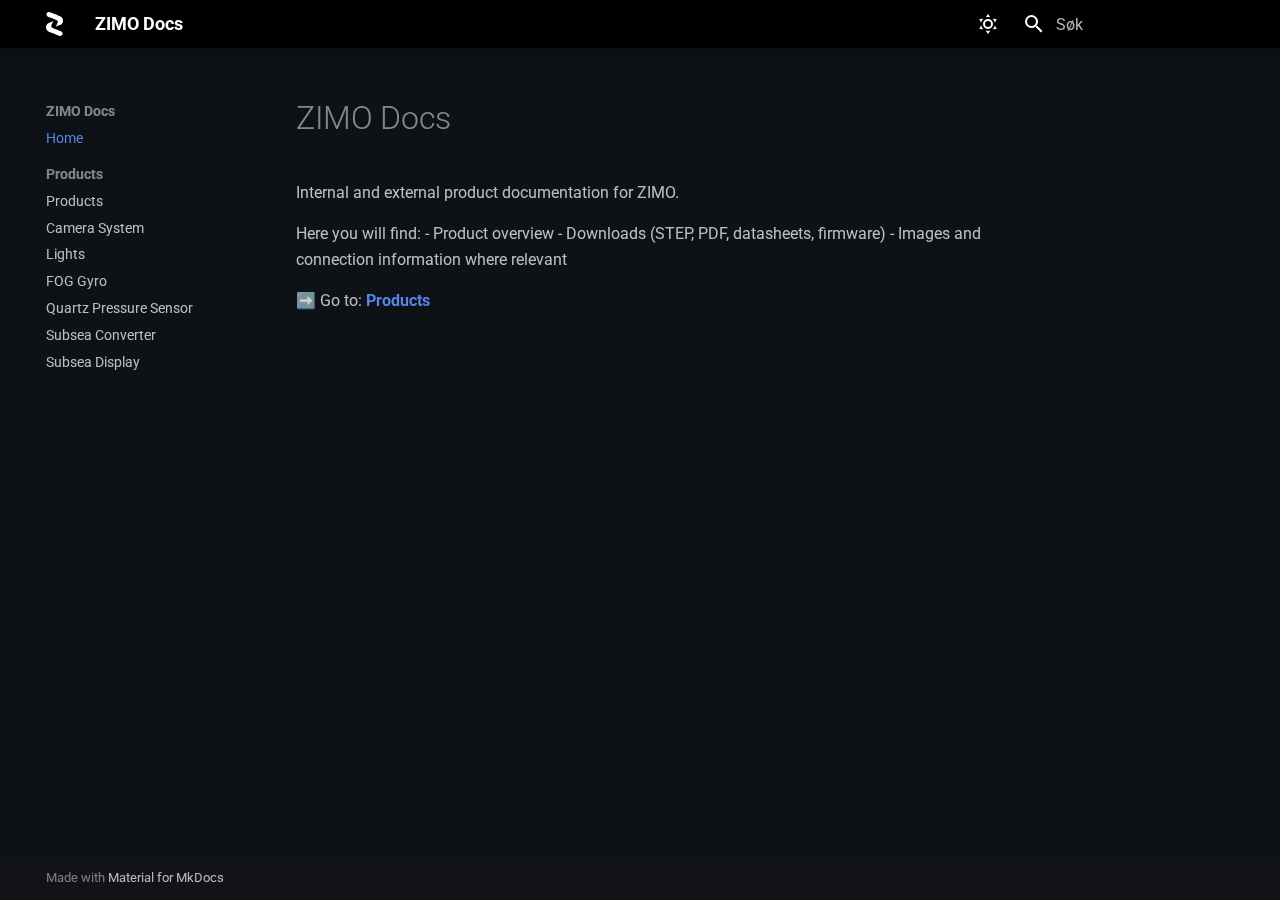
<file: index.html>
<!doctype html>
<html lang="nb" class="no-js">
  <head>
    
      <meta charset="utf-8">
      <meta name="viewport" content="width=device-width,initial-scale=1">
      
        <meta name="description" content="Produktdokumentasjon og nedlastinger (STEP, PDF, datablad, firmware)">
      
      
      
        <link rel="canonical" href="https://docs.zimo.no/">
      
      
      
        <link rel="next" href="products/">
      
      
        
      
      
      <link rel="icon" href="assets/images/favicon.png">
      <meta name="generator" content="mkdocs-1.6.1, mkdocs-material-9.7.1">
    
    
      
        <title>ZIMO Docs</title>
      
    
    
      <link rel="stylesheet" href="assets/stylesheets/main.484c7ddc.min.css">
      
        
        <link rel="stylesheet" href="assets/stylesheets/palette.ab4e12ef.min.css">
      
      


    
    
      
    
    
      
        
        
        <link rel="preconnect" href="https://fonts.gstatic.com" crossorigin>
        <link rel="stylesheet" href="https://fonts.googleapis.com/css?family=Roboto:300,300i,400,400i,700,700i%7CRoboto+Mono:400,400i,700,700i&display=fallback">
        <style>:root{--md-text-font:"Roboto";--md-code-font:"Roboto Mono"}</style>
      
    
    
      <link rel="stylesheet" href="stylesheets/extra.css">
    
    <script>__md_scope=new URL(".",location),__md_hash=e=>[...e].reduce(((e,_)=>(e<<5)-e+_.charCodeAt(0)),0),__md_get=(e,_=localStorage,t=__md_scope)=>JSON.parse(_.getItem(t.pathname+"."+e)),__md_set=(e,_,t=localStorage,a=__md_scope)=>{try{t.setItem(a.pathname+"."+e,JSON.stringify(_))}catch(e){}}</script>
    
      

    
    
  </head>
  
  
    
    
      
    
    
    
    
    <body dir="ltr" data-md-color-scheme="slate" data-md-color-primary="indigo" data-md-color-accent="indigo">
  
    
    <input class="md-toggle" data-md-toggle="drawer" type="checkbox" id="__drawer" autocomplete="off">
    <input class="md-toggle" data-md-toggle="search" type="checkbox" id="__search" autocomplete="off">
    <label class="md-overlay" for="__drawer"></label>
    <div data-md-component="skip">
      
        
        <a href="#zimo-docs" class="md-skip">
          Gå til innhold
        </a>
      
    </div>
    <div data-md-component="announce">
      
    </div>
    
    
      

  

<header class="md-header md-header--shadow" data-md-component="header">
  <nav class="md-header__inner md-grid" aria-label="Header">
    <a href="." title="ZIMO Docs" class="md-header__button md-logo" aria-label="ZIMO Docs" data-md-component="logo">
      
  <img src="assets/logos/ZimoLogoWhite.svg" alt="logo">

    </a>
    <label class="md-header__button md-icon" for="__drawer">
      
      <svg xmlns="http://www.w3.org/2000/svg" viewBox="0 0 24 24"><path d="M3 6h18v2H3zm0 5h18v2H3zm0 5h18v2H3z"/></svg>
    </label>
    <div class="md-header__title" data-md-component="header-title">
      <div class="md-header__ellipsis">
        <div class="md-header__topic">
          <span class="md-ellipsis">
            ZIMO Docs
          </span>
        </div>
        <div class="md-header__topic" data-md-component="header-topic">
          <span class="md-ellipsis">
            
              Home
            
          </span>
        </div>
      </div>
    </div>
    
      
        <form class="md-header__option" data-md-component="palette">
  
    
    
    
    <input class="md-option" data-md-color-media="" data-md-color-scheme="slate" data-md-color-primary="indigo" data-md-color-accent="indigo"  aria-label="Lys modus"  type="radio" name="__palette" id="__palette_0">
    
      <label class="md-header__button md-icon" title="Lys modus" for="__palette_1" hidden>
        <svg xmlns="http://www.w3.org/2000/svg" viewBox="0 0 24 24"><path d="M12 7a5 5 0 0 1 5 5 5 5 0 0 1-5 5 5 5 0 0 1-5-5 5 5 0 0 1 5-5m0 2a3 3 0 0 0-3 3 3 3 0 0 0 3 3 3 3 0 0 0 3-3 3 3 0 0 0-3-3m0-7 2.39 3.42C13.65 5.15 12.84 5 12 5s-1.65.15-2.39.42zM3.34 7l4.16-.35A7.2 7.2 0 0 0 5.94 8.5c-.44.74-.69 1.5-.83 2.29zm.02 10 1.76-3.77a7.131 7.131 0 0 0 2.38 4.14zM20.65 7l-1.77 3.79a7.02 7.02 0 0 0-2.38-4.15zm-.01 10-4.14.36c.59-.51 1.12-1.14 1.54-1.86.42-.73.69-1.5.83-2.29zM12 22l-2.41-3.44c.74.27 1.55.44 2.41.44.82 0 1.63-.17 2.37-.44z"/></svg>
      </label>
    
  
    
    
    
    <input class="md-option" data-md-color-media="" data-md-color-scheme="default" data-md-color-primary="indigo" data-md-color-accent="indigo"  aria-label="Mørk modus"  type="radio" name="__palette" id="__palette_1">
    
      <label class="md-header__button md-icon" title="Mørk modus" for="__palette_0" hidden>
        <svg xmlns="http://www.w3.org/2000/svg" viewBox="0 0 24 24"><path d="m17.75 4.09-2.53 1.94.91 3.06-2.63-1.81-2.63 1.81.91-3.06-2.53-1.94L12.44 4l1.06-3 1.06 3zm3.5 6.91-1.64 1.25.59 1.98-1.7-1.17-1.7 1.17.59-1.98L15.75 11l2.06-.05L18.5 9l.69 1.95zm-2.28 4.95c.83-.08 1.72 1.1 1.19 1.85-.32.45-.66.87-1.08 1.27C15.17 23 8.84 23 4.94 19.07c-3.91-3.9-3.91-10.24 0-14.14.4-.4.82-.76 1.27-1.08.75-.53 1.93.36 1.85 1.19-.27 2.86.69 5.83 2.89 8.02a9.96 9.96 0 0 0 8.02 2.89m-1.64 2.02a12.08 12.08 0 0 1-7.8-3.47c-2.17-2.19-3.33-5-3.49-7.82-2.81 3.14-2.7 7.96.31 10.98 3.02 3.01 7.84 3.12 10.98.31"/></svg>
      </label>
    
  
</form>
      
    
    
      <script>var palette=__md_get("__palette");if(palette&&palette.color){if("(prefers-color-scheme)"===palette.color.media){var media=matchMedia("(prefers-color-scheme: light)"),input=document.querySelector(media.matches?"[data-md-color-media='(prefers-color-scheme: light)']":"[data-md-color-media='(prefers-color-scheme: dark)']");palette.color.media=input.getAttribute("data-md-color-media"),palette.color.scheme=input.getAttribute("data-md-color-scheme"),palette.color.primary=input.getAttribute("data-md-color-primary"),palette.color.accent=input.getAttribute("data-md-color-accent")}for(var[key,value]of Object.entries(palette.color))document.body.setAttribute("data-md-color-"+key,value)}</script>
    
    
    
      
      
        <label class="md-header__button md-icon" for="__search">
          
          <svg xmlns="http://www.w3.org/2000/svg" viewBox="0 0 24 24"><path d="M9.5 3A6.5 6.5 0 0 1 16 9.5c0 1.61-.59 3.09-1.56 4.23l.27.27h.79l5 5-1.5 1.5-5-5v-.79l-.27-.27A6.52 6.52 0 0 1 9.5 16 6.5 6.5 0 0 1 3 9.5 6.5 6.5 0 0 1 9.5 3m0 2C7 5 5 7 5 9.5S7 14 9.5 14 14 12 14 9.5 12 5 9.5 5"/></svg>
        </label>
        <div class="md-search" data-md-component="search" role="dialog">
  <label class="md-search__overlay" for="__search"></label>
  <div class="md-search__inner" role="search">
    <form class="md-search__form" name="search">
      <input type="text" class="md-search__input" name="query" aria-label="Søk" placeholder="Søk" autocapitalize="off" autocorrect="off" autocomplete="off" spellcheck="false" data-md-component="search-query" required>
      <label class="md-search__icon md-icon" for="__search">
        
        <svg xmlns="http://www.w3.org/2000/svg" viewBox="0 0 24 24"><path d="M9.5 3A6.5 6.5 0 0 1 16 9.5c0 1.61-.59 3.09-1.56 4.23l.27.27h.79l5 5-1.5 1.5-5-5v-.79l-.27-.27A6.52 6.52 0 0 1 9.5 16 6.5 6.5 0 0 1 3 9.5 6.5 6.5 0 0 1 9.5 3m0 2C7 5 5 7 5 9.5S7 14 9.5 14 14 12 14 9.5 12 5 9.5 5"/></svg>
        
        <svg xmlns="http://www.w3.org/2000/svg" viewBox="0 0 24 24"><path d="M20 11v2H8l5.5 5.5-1.42 1.42L4.16 12l7.92-7.92L13.5 5.5 8 11z"/></svg>
      </label>
      <nav class="md-search__options" aria-label="Søk">
        
        <button type="reset" class="md-search__icon md-icon" title="Nullstill" aria-label="Nullstill" tabindex="-1">
          
          <svg xmlns="http://www.w3.org/2000/svg" viewBox="0 0 24 24"><path d="M19 6.41 17.59 5 12 10.59 6.41 5 5 6.41 10.59 12 5 17.59 6.41 19 12 13.41 17.59 19 19 17.59 13.41 12z"/></svg>
        </button>
      </nav>
      
        <div class="md-search__suggest" data-md-component="search-suggest"></div>
      
    </form>
    <div class="md-search__output">
      <div class="md-search__scrollwrap" tabindex="0" data-md-scrollfix>
        <div class="md-search-result" data-md-component="search-result">
          <div class="md-search-result__meta">
            Starter søk
          </div>
          <ol class="md-search-result__list" role="presentation"></ol>
        </div>
      </div>
    </div>
  </div>
</div>
      
    
    
  </nav>
  
</header>
    
    <div class="md-container" data-md-component="container">
      
      
        
          
        
      
      <main class="md-main" data-md-component="main">
        <div class="md-main__inner md-grid">
          
            
              
              <div class="md-sidebar md-sidebar--primary" data-md-component="sidebar" data-md-type="navigation" >
                <div class="md-sidebar__scrollwrap">
                  <div class="md-sidebar__inner">
                    



<nav class="md-nav md-nav--primary" aria-label="Navigasjon" data-md-level="0">
  <label class="md-nav__title" for="__drawer">
    <a href="." title="ZIMO Docs" class="md-nav__button md-logo" aria-label="ZIMO Docs" data-md-component="logo">
      
  <img src="assets/logos/ZimoLogoWhite.svg" alt="logo">

    </a>
    ZIMO Docs
  </label>
  
  <ul class="md-nav__list" data-md-scrollfix>
    
      
      
  
  
    
  
  
  
    <li class="md-nav__item md-nav__item--active">
      
      <input class="md-nav__toggle md-toggle" type="checkbox" id="__toc">
      
      
        
      
      
      <a href="." class="md-nav__link md-nav__link--active">
        
  
  
  <span class="md-ellipsis">
    
  
    Home
  

    
  </span>
  
  

      </a>
      
    </li>
  

    
      
      
  
  
  
  
    
    
    
    
      
        
        
      
    
    
    <li class="md-nav__item md-nav__item--section md-nav__item--nested">
      
        
        
        <input class="md-nav__toggle md-toggle " type="checkbox" id="__nav_2" >
        
          
          <label class="md-nav__link" for="__nav_2" id="__nav_2_label" tabindex="">
            
  
  
  <span class="md-ellipsis">
    
  
    Products
  

    
  </span>
  
  

            <span class="md-nav__icon md-icon"></span>
          </label>
        
        <nav class="md-nav" data-md-level="1" aria-labelledby="__nav_2_label" aria-expanded="false">
          <label class="md-nav__title" for="__nav_2">
            <span class="md-nav__icon md-icon"></span>
            
  
    Products
  

          </label>
          <ul class="md-nav__list" data-md-scrollfix>
            
              
                
  
  
  
  
    <li class="md-nav__item">
      <a href="products/" class="md-nav__link">
        
  
  
  <span class="md-ellipsis">
    
  
    Products
  

    
  </span>
  
  

      </a>
    </li>
  

              
            
              
                
  
  
  
  
    <li class="md-nav__item">
      <a href="products/camera-system/" class="md-nav__link">
        
  
  
  <span class="md-ellipsis">
    
  
    Camera System
  

    
  </span>
  
  

      </a>
    </li>
  

              
            
              
                
  
  
  
  
    <li class="md-nav__item">
      <a href="products/lights/" class="md-nav__link">
        
  
  
  <span class="md-ellipsis">
    
  
    Lights
  

    
  </span>
  
  

      </a>
    </li>
  

              
            
              
                
  
  
  
  
    <li class="md-nav__item">
      <a href="products/fog-gyro/" class="md-nav__link">
        
  
  
  <span class="md-ellipsis">
    
  
    FOG Gyro
  

    
  </span>
  
  

      </a>
    </li>
  

              
            
              
                
  
  
  
  
    <li class="md-nav__item">
      <a href="products/quartz-pressure-sensor/" class="md-nav__link">
        
  
  
  <span class="md-ellipsis">
    
  
    Quartz Pressure Sensor
  

    
  </span>
  
  

      </a>
    </li>
  

              
            
              
                
  
  
  
  
    <li class="md-nav__item">
      <a href="products/subsea-converter/" class="md-nav__link">
        
  
  
  <span class="md-ellipsis">
    
  
    Subsea Converter
  

    
  </span>
  
  

      </a>
    </li>
  

              
            
              
                
  
  
  
  
    <li class="md-nav__item">
      <a href="products/subsea-display/" class="md-nav__link">
        
  
  
  <span class="md-ellipsis">
    
  
    Subsea Display
  

    
  </span>
  
  

      </a>
    </li>
  

              
            
          </ul>
        </nav>
      
    </li>
  

    
  </ul>
</nav>
                  </div>
                </div>
              </div>
            
            
              
              <div class="md-sidebar md-sidebar--secondary" data-md-component="sidebar" data-md-type="toc" >
                <div class="md-sidebar__scrollwrap">
                  <div class="md-sidebar__inner">
                    

<nav class="md-nav md-nav--secondary" aria-label="Innholdsliste">
  
  
  
    
  
  
</nav>
                  </div>
                </div>
              </div>
            
          
          
            <div class="md-content" data-md-component="content">
              
              <article class="md-content__inner md-typeset">
                
                  



<h1 id="zimo-docs">ZIMO Docs<a class="headerlink" href="#zimo-docs" title="Permanent link">&para;</a></h1>
<p>Internal and external product documentation for ZIMO.</p>
<p>Here you will find:
- Product overview
- Downloads (STEP, PDF, datasheets, firmware)
- Images and connection information where relevant</p>
<p>➡️ Go to: <strong><a href="products/">Products</a></strong></p>












                
              </article>
            </div>
          
          
<script>var target=document.getElementById(location.hash.slice(1));target&&target.name&&(target.checked=target.name.startsWith("__tabbed_"))</script>
        </div>
        
          <button type="button" class="md-top md-icon" data-md-component="top" hidden>
  
  <svg xmlns="http://www.w3.org/2000/svg" viewBox="0 0 24 24"><path d="M13 20h-2V8l-5.5 5.5-1.42-1.42L12 4.16l7.92 7.92-1.42 1.42L13 8z"/></svg>
  Tilbake til toppen
</button>
        
      </main>
      
        <footer class="md-footer">
  
  <div class="md-footer-meta md-typeset">
    <div class="md-footer-meta__inner md-grid">
      <div class="md-copyright">
  
  
    Made with
    <a href="https://squidfunk.github.io/mkdocs-material/" target="_blank" rel="noopener">
      Material for MkDocs
    </a>
  
</div>
      
    </div>
  </div>
</footer>
      
    </div>
    <div class="md-dialog" data-md-component="dialog">
      <div class="md-dialog__inner md-typeset"></div>
    </div>
    
    
    
      
      
      <script id="__config" type="application/json">{"annotate": null, "base": ".", "features": ["navigation.instant", "navigation.tracking", "navigation.top", "navigation.sections", "content.code.copy", "search.suggest", "search.highlight"], "search": "assets/javascripts/workers/search.2c215733.min.js", "tags": null, "translations": {"clipboard.copied": "Kopiert til utklippstavlen", "clipboard.copy": "Kopier til utklippstavlen", "search.result.more.one": "1 til p\u00e5 denne siden", "search.result.more.other": "# flere p\u00e5 denne siden", "search.result.none": "Ingen treff", "search.result.one": "1 treff", "search.result.other": "# treff", "search.result.placeholder": "Skriv s\u00f8keord", "search.result.term.missing": "Mangler", "select.version": "Velg versjon"}, "version": null}</script>
    
    
      <script src="assets/javascripts/bundle.79ae519e.min.js"></script>
      
    
  </body>
</html>
</file>
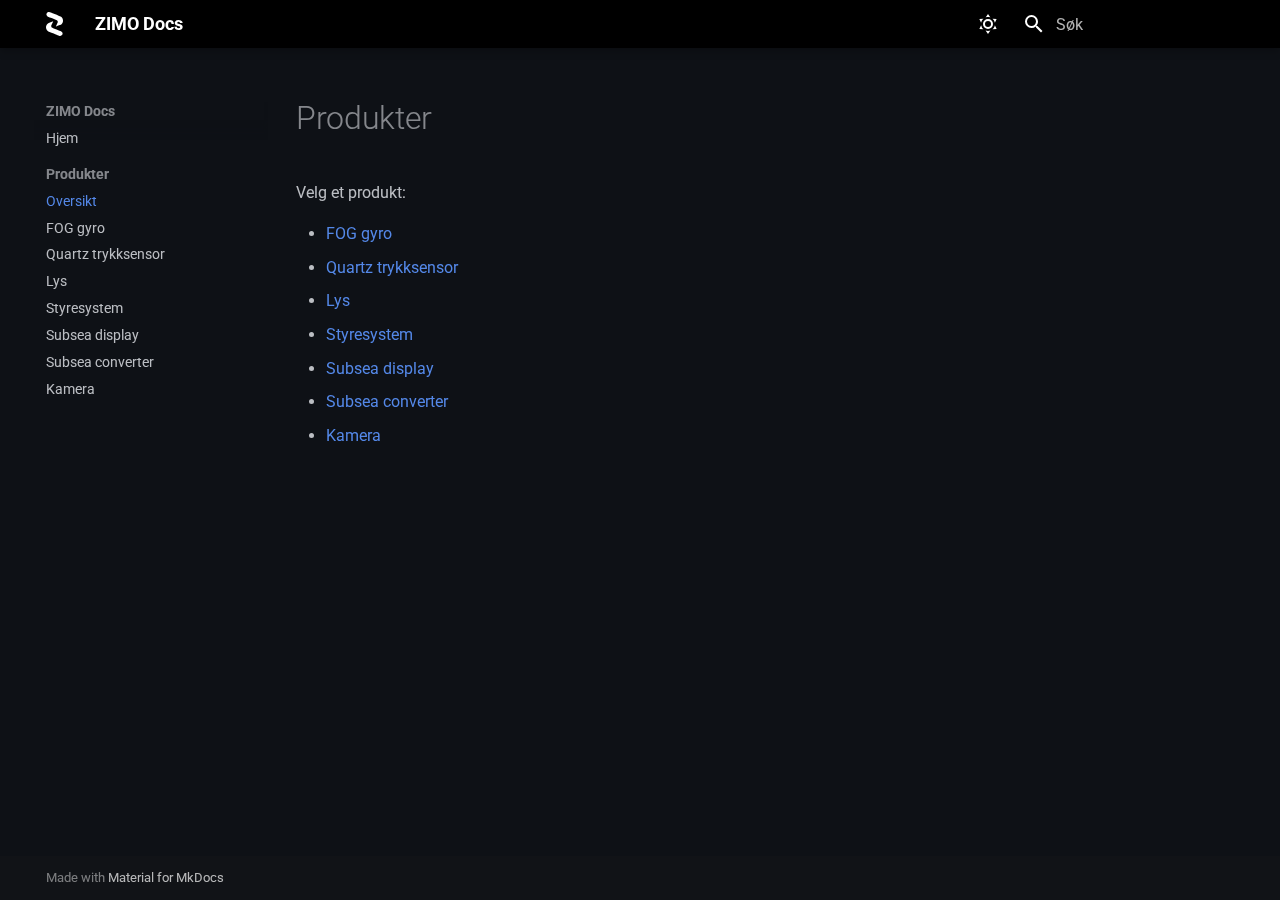
<file: products/index.html>
<!doctype html>
<html lang="nb" class="no-js">
  <head>
    
      <meta charset="utf-8">
      <meta name="viewport" content="width=device-width,initial-scale=1">
      
        <meta name="description" content="Produktdokumentasjon og nedlastinger (STEP, PDF, datablad, firmware)">
      
      
      
        <link rel="canonical" href="http://127.0.0.1:8000/products/">
      
      
        <link rel="prev" href="..">
      
      
      
        
      
      
      <link rel="icon" href="../assets/images/favicon.png">
      <meta name="generator" content="mkdocs-1.6.1, mkdocs-material-9.7.1">
    
    
      
        <title>Oversikt - ZIMO Docs</title>
      
    
    
      <link rel="stylesheet" href="../assets/stylesheets/main.484c7ddc.min.css">
      
        
        <link rel="stylesheet" href="../assets/stylesheets/palette.ab4e12ef.min.css">
      
      


    
    
      
    
    
      
        
        
        <link rel="preconnect" href="https://fonts.gstatic.com" crossorigin>
        <link rel="stylesheet" href="https://fonts.googleapis.com/css?family=Roboto:300,300i,400,400i,700,700i%7CRoboto+Mono:400,400i,700,700i&display=fallback">
        <style>:root{--md-text-font:"Roboto";--md-code-font:"Roboto Mono"}</style>
      
    
    
      <link rel="stylesheet" href="../stylesheets/extra.css">
    
    <script>__md_scope=new URL("..",location),__md_hash=e=>[...e].reduce(((e,_)=>(e<<5)-e+_.charCodeAt(0)),0),__md_get=(e,_=localStorage,t=__md_scope)=>JSON.parse(_.getItem(t.pathname+"."+e)),__md_set=(e,_,t=localStorage,a=__md_scope)=>{try{t.setItem(a.pathname+"."+e,JSON.stringify(_))}catch(e){}}</script>
    
      

    
    
  </head>
  
  
    
    
      
    
    
    
    
    <body dir="ltr" data-md-color-scheme="slate" data-md-color-primary="indigo" data-md-color-accent="indigo">
  
    
    <input class="md-toggle" data-md-toggle="drawer" type="checkbox" id="__drawer" autocomplete="off">
    <input class="md-toggle" data-md-toggle="search" type="checkbox" id="__search" autocomplete="off">
    <label class="md-overlay" for="__drawer"></label>
    <div data-md-component="skip">
      
        
        <a href="#produkter" class="md-skip">
          Gå til innhold
        </a>
      
    </div>
    <div data-md-component="announce">
      
    </div>
    
    
      

  

<header class="md-header md-header--shadow" data-md-component="header">
  <nav class="md-header__inner md-grid" aria-label="Header">
    <a href=".." title="ZIMO Docs" class="md-header__button md-logo" aria-label="ZIMO Docs" data-md-component="logo">
      
  <img src="../assets/logos/ZimoLogoWhite.svg" alt="logo">

    </a>
    <label class="md-header__button md-icon" for="__drawer">
      
      <svg xmlns="http://www.w3.org/2000/svg" viewBox="0 0 24 24"><path d="M3 6h18v2H3zm0 5h18v2H3zm0 5h18v2H3z"/></svg>
    </label>
    <div class="md-header__title" data-md-component="header-title">
      <div class="md-header__ellipsis">
        <div class="md-header__topic">
          <span class="md-ellipsis">
            ZIMO Docs
          </span>
        </div>
        <div class="md-header__topic" data-md-component="header-topic">
          <span class="md-ellipsis">
            
              Oversikt
            
          </span>
        </div>
      </div>
    </div>
    
      
        <form class="md-header__option" data-md-component="palette">
  
    
    
    
    <input class="md-option" data-md-color-media="" data-md-color-scheme="slate" data-md-color-primary="indigo" data-md-color-accent="indigo"  aria-label="Lys modus"  type="radio" name="__palette" id="__palette_0">
    
      <label class="md-header__button md-icon" title="Lys modus" for="__palette_1" hidden>
        <svg xmlns="http://www.w3.org/2000/svg" viewBox="0 0 24 24"><path d="M12 7a5 5 0 0 1 5 5 5 5 0 0 1-5 5 5 5 0 0 1-5-5 5 5 0 0 1 5-5m0 2a3 3 0 0 0-3 3 3 3 0 0 0 3 3 3 3 0 0 0 3-3 3 3 0 0 0-3-3m0-7 2.39 3.42C13.65 5.15 12.84 5 12 5s-1.65.15-2.39.42zM3.34 7l4.16-.35A7.2 7.2 0 0 0 5.94 8.5c-.44.74-.69 1.5-.83 2.29zm.02 10 1.76-3.77a7.131 7.131 0 0 0 2.38 4.14zM20.65 7l-1.77 3.79a7.02 7.02 0 0 0-2.38-4.15zm-.01 10-4.14.36c.59-.51 1.12-1.14 1.54-1.86.42-.73.69-1.5.83-2.29zM12 22l-2.41-3.44c.74.27 1.55.44 2.41.44.82 0 1.63-.17 2.37-.44z"/></svg>
      </label>
    
  
    
    
    
    <input class="md-option" data-md-color-media="" data-md-color-scheme="default" data-md-color-primary="indigo" data-md-color-accent="indigo"  aria-label="Mørk modus"  type="radio" name="__palette" id="__palette_1">
    
      <label class="md-header__button md-icon" title="Mørk modus" for="__palette_0" hidden>
        <svg xmlns="http://www.w3.org/2000/svg" viewBox="0 0 24 24"><path d="m17.75 4.09-2.53 1.94.91 3.06-2.63-1.81-2.63 1.81.91-3.06-2.53-1.94L12.44 4l1.06-3 1.06 3zm3.5 6.91-1.64 1.25.59 1.98-1.7-1.17-1.7 1.17.59-1.98L15.75 11l2.06-.05L18.5 9l.69 1.95zm-2.28 4.95c.83-.08 1.72 1.1 1.19 1.85-.32.45-.66.87-1.08 1.27C15.17 23 8.84 23 4.94 19.07c-3.91-3.9-3.91-10.24 0-14.14.4-.4.82-.76 1.27-1.08.75-.53 1.93.36 1.85 1.19-.27 2.86.69 5.83 2.89 8.02a9.96 9.96 0 0 0 8.02 2.89m-1.64 2.02a12.08 12.08 0 0 1-7.8-3.47c-2.17-2.19-3.33-5-3.49-7.82-2.81 3.14-2.7 7.96.31 10.98 3.02 3.01 7.84 3.12 10.98.31"/></svg>
      </label>
    
  
</form>
      
    
    
      <script>var palette=__md_get("__palette");if(palette&&palette.color){if("(prefers-color-scheme)"===palette.color.media){var media=matchMedia("(prefers-color-scheme: light)"),input=document.querySelector(media.matches?"[data-md-color-media='(prefers-color-scheme: light)']":"[data-md-color-media='(prefers-color-scheme: dark)']");palette.color.media=input.getAttribute("data-md-color-media"),palette.color.scheme=input.getAttribute("data-md-color-scheme"),palette.color.primary=input.getAttribute("data-md-color-primary"),palette.color.accent=input.getAttribute("data-md-color-accent")}for(var[key,value]of Object.entries(palette.color))document.body.setAttribute("data-md-color-"+key,value)}</script>
    
    
    
      
      
        <label class="md-header__button md-icon" for="__search">
          
          <svg xmlns="http://www.w3.org/2000/svg" viewBox="0 0 24 24"><path d="M9.5 3A6.5 6.5 0 0 1 16 9.5c0 1.61-.59 3.09-1.56 4.23l.27.27h.79l5 5-1.5 1.5-5-5v-.79l-.27-.27A6.52 6.52 0 0 1 9.5 16 6.5 6.5 0 0 1 3 9.5 6.5 6.5 0 0 1 9.5 3m0 2C7 5 5 7 5 9.5S7 14 9.5 14 14 12 14 9.5 12 5 9.5 5"/></svg>
        </label>
        <div class="md-search" data-md-component="search" role="dialog">
  <label class="md-search__overlay" for="__search"></label>
  <div class="md-search__inner" role="search">
    <form class="md-search__form" name="search">
      <input type="text" class="md-search__input" name="query" aria-label="Søk" placeholder="Søk" autocapitalize="off" autocorrect="off" autocomplete="off" spellcheck="false" data-md-component="search-query" required>
      <label class="md-search__icon md-icon" for="__search">
        
        <svg xmlns="http://www.w3.org/2000/svg" viewBox="0 0 24 24"><path d="M9.5 3A6.5 6.5 0 0 1 16 9.5c0 1.61-.59 3.09-1.56 4.23l.27.27h.79l5 5-1.5 1.5-5-5v-.79l-.27-.27A6.52 6.52 0 0 1 9.5 16 6.5 6.5 0 0 1 3 9.5 6.5 6.5 0 0 1 9.5 3m0 2C7 5 5 7 5 9.5S7 14 9.5 14 14 12 14 9.5 12 5 9.5 5"/></svg>
        
        <svg xmlns="http://www.w3.org/2000/svg" viewBox="0 0 24 24"><path d="M20 11v2H8l5.5 5.5-1.42 1.42L4.16 12l7.92-7.92L13.5 5.5 8 11z"/></svg>
      </label>
      <nav class="md-search__options" aria-label="Søk">
        
        <button type="reset" class="md-search__icon md-icon" title="Nullstill" aria-label="Nullstill" tabindex="-1">
          
          <svg xmlns="http://www.w3.org/2000/svg" viewBox="0 0 24 24"><path d="M19 6.41 17.59 5 12 10.59 6.41 5 5 6.41 10.59 12 5 17.59 6.41 19 12 13.41 17.59 19 19 17.59 13.41 12z"/></svg>
        </button>
      </nav>
      
        <div class="md-search__suggest" data-md-component="search-suggest"></div>
      
    </form>
    <div class="md-search__output">
      <div class="md-search__scrollwrap" tabindex="0" data-md-scrollfix>
        <div class="md-search-result" data-md-component="search-result">
          <div class="md-search-result__meta">
            Starter søk
          </div>
          <ol class="md-search-result__list" role="presentation"></ol>
        </div>
      </div>
    </div>
  </div>
</div>
      
    
    
  </nav>
  
</header>
    
    <div class="md-container" data-md-component="container">
      
      
        
          
        
      
      <main class="md-main" data-md-component="main">
        <div class="md-main__inner md-grid">
          
            
              
              <div class="md-sidebar md-sidebar--primary" data-md-component="sidebar" data-md-type="navigation" >
                <div class="md-sidebar__scrollwrap">
                  <div class="md-sidebar__inner">
                    



<nav class="md-nav md-nav--primary" aria-label="Navigasjon" data-md-level="0">
  <label class="md-nav__title" for="__drawer">
    <a href=".." title="ZIMO Docs" class="md-nav__button md-logo" aria-label="ZIMO Docs" data-md-component="logo">
      
  <img src="../assets/logos/ZimoLogoWhite.svg" alt="logo">

    </a>
    ZIMO Docs
  </label>
  
  <ul class="md-nav__list" data-md-scrollfix>
    
      
      
  
  
  
  
    <li class="md-nav__item">
      <a href=".." class="md-nav__link">
        
  
  
  <span class="md-ellipsis">
    
  
    Hjem
  

    
  </span>
  
  

      </a>
    </li>
  

    
      
      
  
  
    
  
  
  
    
    
    
    
      
        
        
      
    
    
    <li class="md-nav__item md-nav__item--active md-nav__item--section md-nav__item--nested">
      
        
        
        <input class="md-nav__toggle md-toggle " type="checkbox" id="__nav_2" checked>
        
          
          <label class="md-nav__link" for="__nav_2" id="__nav_2_label" tabindex="">
            
  
  
  <span class="md-ellipsis">
    
  
    Produkter
  

    
  </span>
  
  

            <span class="md-nav__icon md-icon"></span>
          </label>
        
        <nav class="md-nav" data-md-level="1" aria-labelledby="__nav_2_label" aria-expanded="true">
          <label class="md-nav__title" for="__nav_2">
            <span class="md-nav__icon md-icon"></span>
            
  
    Produkter
  

          </label>
          <ul class="md-nav__list" data-md-scrollfix>
            
              
                
  
  
    
  
  
  
    <li class="md-nav__item md-nav__item--active">
      
      <input class="md-nav__toggle md-toggle" type="checkbox" id="__toc">
      
      
        
      
      
      <a href="./" class="md-nav__link md-nav__link--active">
        
  
  
  <span class="md-ellipsis">
    
  
    Oversikt
  

    
  </span>
  
  

      </a>
      
    </li>
  

              
            
              
                
  
  
  
  
    <li class="md-nav__item">
      <a href="fog-gyro/index.md" class="md-nav__link">
        
  
  
  <span class="md-ellipsis">
    
  
    FOG gyro
  

    
  </span>
  
  

      </a>
    </li>
  

              
            
              
                
  
  
  
  
    <li class="md-nav__item">
      <a href="quartz-pressure-sensor/index.md" class="md-nav__link">
        
  
  
  <span class="md-ellipsis">
    
  
    Quartz trykksensor
  

    
  </span>
  
  

      </a>
    </li>
  

              
            
              
                
  
  
  
  
    <li class="md-nav__item">
      <a href="lights/index.md" class="md-nav__link">
        
  
  
  <span class="md-ellipsis">
    
  
    Lys
  

    
  </span>
  
  

      </a>
    </li>
  

              
            
              
                
  
  
  
  
    <li class="md-nav__item">
      <a href="control-system/index.md" class="md-nav__link">
        
  
  
  <span class="md-ellipsis">
    
  
    Styresystem
  

    
  </span>
  
  

      </a>
    </li>
  

              
            
              
                
  
  
  
  
    <li class="md-nav__item">
      <a href="subsea-display/index.md" class="md-nav__link">
        
  
  
  <span class="md-ellipsis">
    
  
    Subsea display
  

    
  </span>
  
  

      </a>
    </li>
  

              
            
              
                
  
  
  
  
    <li class="md-nav__item">
      <a href="subsea-converter/index.md" class="md-nav__link">
        
  
  
  <span class="md-ellipsis">
    
  
    Subsea converter
  

    
  </span>
  
  

      </a>
    </li>
  

              
            
              
                
  
  
  
  
    <li class="md-nav__item">
      <a href="camera/index.md" class="md-nav__link">
        
  
  
  <span class="md-ellipsis">
    
  
    Kamera
  

    
  </span>
  
  

      </a>
    </li>
  

              
            
          </ul>
        </nav>
      
    </li>
  

    
  </ul>
</nav>
                  </div>
                </div>
              </div>
            
            
              
              <div class="md-sidebar md-sidebar--secondary" data-md-component="sidebar" data-md-type="toc" >
                <div class="md-sidebar__scrollwrap">
                  <div class="md-sidebar__inner">
                    

<nav class="md-nav md-nav--secondary" aria-label="Innholdsliste">
  
  
  
    
  
  
</nav>
                  </div>
                </div>
              </div>
            
          
          
            <div class="md-content" data-md-component="content">
              
              <article class="md-content__inner md-typeset">
                
                  



<h1 id="produkter">Produkter<a class="headerlink" href="#produkter" title="Permanent link">&para;</a></h1>
<p>Velg et produkt:</p>
<ul>
<li><a href="fog-gyro/index.md">FOG gyro</a></li>
<li><a href="quartz-pressure-sensor/index.md">Quartz trykksensor</a></li>
<li><a href="lights/index.md">Lys</a></li>
<li><a href="control-system/index.md">Styresystem</a></li>
<li><a href="subsea-display/index.md">Subsea display</a></li>
<li><a href="subsea-converter/index.md">Subsea converter</a></li>
<li><a href="camera/index.md">Kamera</a></li>
</ul>












                
              </article>
            </div>
          
          
<script>var target=document.getElementById(location.hash.slice(1));target&&target.name&&(target.checked=target.name.startsWith("__tabbed_"))</script>
        </div>
        
          <button type="button" class="md-top md-icon" data-md-component="top" hidden>
  
  <svg xmlns="http://www.w3.org/2000/svg" viewBox="0 0 24 24"><path d="M13 20h-2V8l-5.5 5.5-1.42-1.42L12 4.16l7.92 7.92-1.42 1.42L13 8z"/></svg>
  Tilbake til toppen
</button>
        
      </main>
      
        <footer class="md-footer">
  
  <div class="md-footer-meta md-typeset">
    <div class="md-footer-meta__inner md-grid">
      <div class="md-copyright">
  
  
    Made with
    <a href="https://squidfunk.github.io/mkdocs-material/" target="_blank" rel="noopener">
      Material for MkDocs
    </a>
  
</div>
      
    </div>
  </div>
</footer>
      
    </div>
    <div class="md-dialog" data-md-component="dialog">
      <div class="md-dialog__inner md-typeset"></div>
    </div>
    
    
    
      
      
      <script id="__config" type="application/json">{"annotate": null, "base": "..", "features": ["navigation.instant", "navigation.tracking", "navigation.top", "navigation.sections", "content.code.copy", "search.suggest", "search.highlight"], "search": "../assets/javascripts/workers/search.2c215733.min.js", "tags": null, "translations": {"clipboard.copied": "Kopiert til utklippstavlen", "clipboard.copy": "Kopier til utklippstavlen", "search.result.more.one": "1 til p\u00e5 denne siden", "search.result.more.other": "# flere p\u00e5 denne siden", "search.result.none": "Ingen treff", "search.result.one": "1 treff", "search.result.other": "# treff", "search.result.placeholder": "Skriv s\u00f8keord", "search.result.term.missing": "Mangler", "select.version": "Velg versjon"}, "version": null}</script>
    
    
      <script src="../assets/javascripts/bundle.79ae519e.min.js"></script>
      
    
  </body>
</html>
</file>
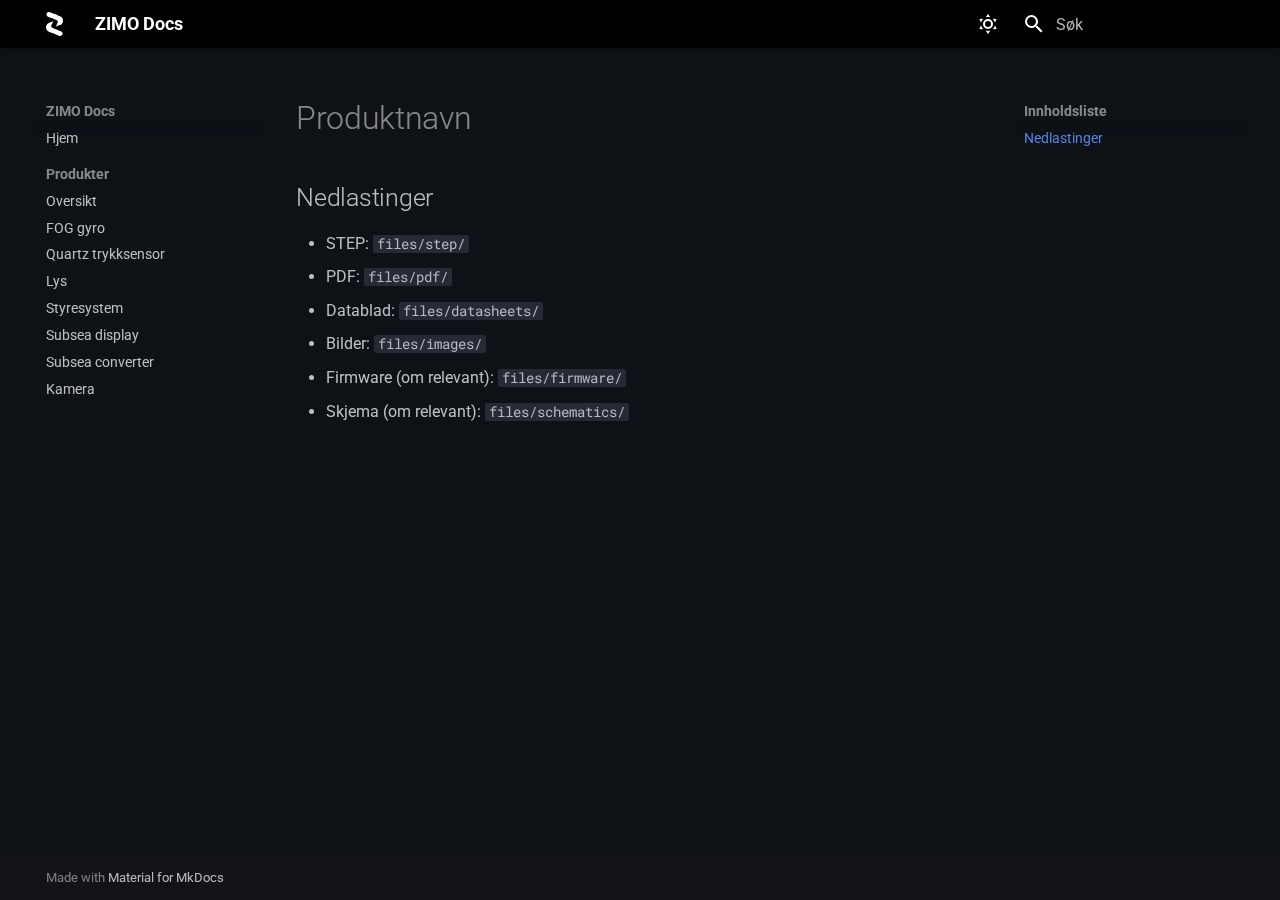
<file: products/_template/index.html>
<!doctype html>
<html lang="nb" class="no-js">
  <head>
    
      <meta charset="utf-8">
      <meta name="viewport" content="width=device-width,initial-scale=1">
      
        <meta name="description" content="Produktdokumentasjon og nedlastinger (STEP, PDF, datablad, firmware)">
      
      
      
        <link rel="canonical" href="http://127.0.0.1:8000/products/_template/">
      
      
      
      
        
      
      
      <link rel="icon" href="../../assets/images/favicon.png">
      <meta name="generator" content="mkdocs-1.6.1, mkdocs-material-9.7.1">
    
    
      
        <title>Produktnavn - ZIMO Docs</title>
      
    
    
      <link rel="stylesheet" href="../../assets/stylesheets/main.484c7ddc.min.css">
      
        
        <link rel="stylesheet" href="../../assets/stylesheets/palette.ab4e12ef.min.css">
      
      


    
    
      
    
    
      
        
        
        <link rel="preconnect" href="https://fonts.gstatic.com" crossorigin>
        <link rel="stylesheet" href="https://fonts.googleapis.com/css?family=Roboto:300,300i,400,400i,700,700i%7CRoboto+Mono:400,400i,700,700i&display=fallback">
        <style>:root{--md-text-font:"Roboto";--md-code-font:"Roboto Mono"}</style>
      
    
    
      <link rel="stylesheet" href="../../stylesheets/extra.css">
    
    <script>__md_scope=new URL("../..",location),__md_hash=e=>[...e].reduce(((e,_)=>(e<<5)-e+_.charCodeAt(0)),0),__md_get=(e,_=localStorage,t=__md_scope)=>JSON.parse(_.getItem(t.pathname+"."+e)),__md_set=(e,_,t=localStorage,a=__md_scope)=>{try{t.setItem(a.pathname+"."+e,JSON.stringify(_))}catch(e){}}</script>
    
      

    
    
  </head>
  
  
    
    
      
    
    
    
    
    <body dir="ltr" data-md-color-scheme="slate" data-md-color-primary="indigo" data-md-color-accent="indigo">
  
    
    <input class="md-toggle" data-md-toggle="drawer" type="checkbox" id="__drawer" autocomplete="off">
    <input class="md-toggle" data-md-toggle="search" type="checkbox" id="__search" autocomplete="off">
    <label class="md-overlay" for="__drawer"></label>
    <div data-md-component="skip">
      
        
        <a href="#produktnavn" class="md-skip">
          Gå til innhold
        </a>
      
    </div>
    <div data-md-component="announce">
      
    </div>
    
    
      

  

<header class="md-header md-header--shadow" data-md-component="header">
  <nav class="md-header__inner md-grid" aria-label="Header">
    <a href="../.." title="ZIMO Docs" class="md-header__button md-logo" aria-label="ZIMO Docs" data-md-component="logo">
      
  <img src="../../assets/logos/ZimoLogoWhite.svg" alt="logo">

    </a>
    <label class="md-header__button md-icon" for="__drawer">
      
      <svg xmlns="http://www.w3.org/2000/svg" viewBox="0 0 24 24"><path d="M3 6h18v2H3zm0 5h18v2H3zm0 5h18v2H3z"/></svg>
    </label>
    <div class="md-header__title" data-md-component="header-title">
      <div class="md-header__ellipsis">
        <div class="md-header__topic">
          <span class="md-ellipsis">
            ZIMO Docs
          </span>
        </div>
        <div class="md-header__topic" data-md-component="header-topic">
          <span class="md-ellipsis">
            
              Produktnavn
            
          </span>
        </div>
      </div>
    </div>
    
      
        <form class="md-header__option" data-md-component="palette">
  
    
    
    
    <input class="md-option" data-md-color-media="" data-md-color-scheme="slate" data-md-color-primary="indigo" data-md-color-accent="indigo"  aria-label="Lys modus"  type="radio" name="__palette" id="__palette_0">
    
      <label class="md-header__button md-icon" title="Lys modus" for="__palette_1" hidden>
        <svg xmlns="http://www.w3.org/2000/svg" viewBox="0 0 24 24"><path d="M12 7a5 5 0 0 1 5 5 5 5 0 0 1-5 5 5 5 0 0 1-5-5 5 5 0 0 1 5-5m0 2a3 3 0 0 0-3 3 3 3 0 0 0 3 3 3 3 0 0 0 3-3 3 3 0 0 0-3-3m0-7 2.39 3.42C13.65 5.15 12.84 5 12 5s-1.65.15-2.39.42zM3.34 7l4.16-.35A7.2 7.2 0 0 0 5.94 8.5c-.44.74-.69 1.5-.83 2.29zm.02 10 1.76-3.77a7.131 7.131 0 0 0 2.38 4.14zM20.65 7l-1.77 3.79a7.02 7.02 0 0 0-2.38-4.15zm-.01 10-4.14.36c.59-.51 1.12-1.14 1.54-1.86.42-.73.69-1.5.83-2.29zM12 22l-2.41-3.44c.74.27 1.55.44 2.41.44.82 0 1.63-.17 2.37-.44z"/></svg>
      </label>
    
  
    
    
    
    <input class="md-option" data-md-color-media="" data-md-color-scheme="default" data-md-color-primary="indigo" data-md-color-accent="indigo"  aria-label="Mørk modus"  type="radio" name="__palette" id="__palette_1">
    
      <label class="md-header__button md-icon" title="Mørk modus" for="__palette_0" hidden>
        <svg xmlns="http://www.w3.org/2000/svg" viewBox="0 0 24 24"><path d="m17.75 4.09-2.53 1.94.91 3.06-2.63-1.81-2.63 1.81.91-3.06-2.53-1.94L12.44 4l1.06-3 1.06 3zm3.5 6.91-1.64 1.25.59 1.98-1.7-1.17-1.7 1.17.59-1.98L15.75 11l2.06-.05L18.5 9l.69 1.95zm-2.28 4.95c.83-.08 1.72 1.1 1.19 1.85-.32.45-.66.87-1.08 1.27C15.17 23 8.84 23 4.94 19.07c-3.91-3.9-3.91-10.24 0-14.14.4-.4.82-.76 1.27-1.08.75-.53 1.93.36 1.85 1.19-.27 2.86.69 5.83 2.89 8.02a9.96 9.96 0 0 0 8.02 2.89m-1.64 2.02a12.08 12.08 0 0 1-7.8-3.47c-2.17-2.19-3.33-5-3.49-7.82-2.81 3.14-2.7 7.96.31 10.98 3.02 3.01 7.84 3.12 10.98.31"/></svg>
      </label>
    
  
</form>
      
    
    
      <script>var palette=__md_get("__palette");if(palette&&palette.color){if("(prefers-color-scheme)"===palette.color.media){var media=matchMedia("(prefers-color-scheme: light)"),input=document.querySelector(media.matches?"[data-md-color-media='(prefers-color-scheme: light)']":"[data-md-color-media='(prefers-color-scheme: dark)']");palette.color.media=input.getAttribute("data-md-color-media"),palette.color.scheme=input.getAttribute("data-md-color-scheme"),palette.color.primary=input.getAttribute("data-md-color-primary"),palette.color.accent=input.getAttribute("data-md-color-accent")}for(var[key,value]of Object.entries(palette.color))document.body.setAttribute("data-md-color-"+key,value)}</script>
    
    
    
      
      
        <label class="md-header__button md-icon" for="__search">
          
          <svg xmlns="http://www.w3.org/2000/svg" viewBox="0 0 24 24"><path d="M9.5 3A6.5 6.5 0 0 1 16 9.5c0 1.61-.59 3.09-1.56 4.23l.27.27h.79l5 5-1.5 1.5-5-5v-.79l-.27-.27A6.52 6.52 0 0 1 9.5 16 6.5 6.5 0 0 1 3 9.5 6.5 6.5 0 0 1 9.5 3m0 2C7 5 5 7 5 9.5S7 14 9.5 14 14 12 14 9.5 12 5 9.5 5"/></svg>
        </label>
        <div class="md-search" data-md-component="search" role="dialog">
  <label class="md-search__overlay" for="__search"></label>
  <div class="md-search__inner" role="search">
    <form class="md-search__form" name="search">
      <input type="text" class="md-search__input" name="query" aria-label="Søk" placeholder="Søk" autocapitalize="off" autocorrect="off" autocomplete="off" spellcheck="false" data-md-component="search-query" required>
      <label class="md-search__icon md-icon" for="__search">
        
        <svg xmlns="http://www.w3.org/2000/svg" viewBox="0 0 24 24"><path d="M9.5 3A6.5 6.5 0 0 1 16 9.5c0 1.61-.59 3.09-1.56 4.23l.27.27h.79l5 5-1.5 1.5-5-5v-.79l-.27-.27A6.52 6.52 0 0 1 9.5 16 6.5 6.5 0 0 1 3 9.5 6.5 6.5 0 0 1 9.5 3m0 2C7 5 5 7 5 9.5S7 14 9.5 14 14 12 14 9.5 12 5 9.5 5"/></svg>
        
        <svg xmlns="http://www.w3.org/2000/svg" viewBox="0 0 24 24"><path d="M20 11v2H8l5.5 5.5-1.42 1.42L4.16 12l7.92-7.92L13.5 5.5 8 11z"/></svg>
      </label>
      <nav class="md-search__options" aria-label="Søk">
        
        <button type="reset" class="md-search__icon md-icon" title="Nullstill" aria-label="Nullstill" tabindex="-1">
          
          <svg xmlns="http://www.w3.org/2000/svg" viewBox="0 0 24 24"><path d="M19 6.41 17.59 5 12 10.59 6.41 5 5 6.41 10.59 12 5 17.59 6.41 19 12 13.41 17.59 19 19 17.59 13.41 12z"/></svg>
        </button>
      </nav>
      
        <div class="md-search__suggest" data-md-component="search-suggest"></div>
      
    </form>
    <div class="md-search__output">
      <div class="md-search__scrollwrap" tabindex="0" data-md-scrollfix>
        <div class="md-search-result" data-md-component="search-result">
          <div class="md-search-result__meta">
            Starter søk
          </div>
          <ol class="md-search-result__list" role="presentation"></ol>
        </div>
      </div>
    </div>
  </div>
</div>
      
    
    
  </nav>
  
</header>
    
    <div class="md-container" data-md-component="container">
      
      
        
          
        
      
      <main class="md-main" data-md-component="main">
        <div class="md-main__inner md-grid">
          
            
              
              <div class="md-sidebar md-sidebar--primary" data-md-component="sidebar" data-md-type="navigation" >
                <div class="md-sidebar__scrollwrap">
                  <div class="md-sidebar__inner">
                    



<nav class="md-nav md-nav--primary" aria-label="Navigasjon" data-md-level="0">
  <label class="md-nav__title" for="__drawer">
    <a href="../.." title="ZIMO Docs" class="md-nav__button md-logo" aria-label="ZIMO Docs" data-md-component="logo">
      
  <img src="../../assets/logos/ZimoLogoWhite.svg" alt="logo">

    </a>
    ZIMO Docs
  </label>
  
  <ul class="md-nav__list" data-md-scrollfix>
    
      
      
  
  
  
  
    <li class="md-nav__item">
      <a href="../.." class="md-nav__link">
        
  
  
  <span class="md-ellipsis">
    
  
    Hjem
  

    
  </span>
  
  

      </a>
    </li>
  

    
      
      
  
  
  
  
    
    
    
    
      
        
        
      
    
    
    <li class="md-nav__item md-nav__item--section md-nav__item--nested">
      
        
        
        <input class="md-nav__toggle md-toggle " type="checkbox" id="__nav_2" >
        
          
          <label class="md-nav__link" for="__nav_2" id="__nav_2_label" tabindex="">
            
  
  
  <span class="md-ellipsis">
    
  
    Produkter
  

    
  </span>
  
  

            <span class="md-nav__icon md-icon"></span>
          </label>
        
        <nav class="md-nav" data-md-level="1" aria-labelledby="__nav_2_label" aria-expanded="false">
          <label class="md-nav__title" for="__nav_2">
            <span class="md-nav__icon md-icon"></span>
            
  
    Produkter
  

          </label>
          <ul class="md-nav__list" data-md-scrollfix>
            
              
                
  
  
  
  
    <li class="md-nav__item">
      <a href="../" class="md-nav__link">
        
  
  
  <span class="md-ellipsis">
    
  
    Oversikt
  

    
  </span>
  
  

      </a>
    </li>
  

              
            
              
                
  
  
  
  
    <li class="md-nav__item">
      <a href="../fog-gyro/index.md" class="md-nav__link">
        
  
  
  <span class="md-ellipsis">
    
  
    FOG gyro
  

    
  </span>
  
  

      </a>
    </li>
  

              
            
              
                
  
  
  
  
    <li class="md-nav__item">
      <a href="../quartz-pressure-sensor/index.md" class="md-nav__link">
        
  
  
  <span class="md-ellipsis">
    
  
    Quartz trykksensor
  

    
  </span>
  
  

      </a>
    </li>
  

              
            
              
                
  
  
  
  
    <li class="md-nav__item">
      <a href="../lights/index.md" class="md-nav__link">
        
  
  
  <span class="md-ellipsis">
    
  
    Lys
  

    
  </span>
  
  

      </a>
    </li>
  

              
            
              
                
  
  
  
  
    <li class="md-nav__item">
      <a href="../control-system/index.md" class="md-nav__link">
        
  
  
  <span class="md-ellipsis">
    
  
    Styresystem
  

    
  </span>
  
  

      </a>
    </li>
  

              
            
              
                
  
  
  
  
    <li class="md-nav__item">
      <a href="../subsea-display/index.md" class="md-nav__link">
        
  
  
  <span class="md-ellipsis">
    
  
    Subsea display
  

    
  </span>
  
  

      </a>
    </li>
  

              
            
              
                
  
  
  
  
    <li class="md-nav__item">
      <a href="../subsea-converter/index.md" class="md-nav__link">
        
  
  
  <span class="md-ellipsis">
    
  
    Subsea converter
  

    
  </span>
  
  

      </a>
    </li>
  

              
            
              
                
  
  
  
  
    <li class="md-nav__item">
      <a href="../camera/index.md" class="md-nav__link">
        
  
  
  <span class="md-ellipsis">
    
  
    Kamera
  

    
  </span>
  
  

      </a>
    </li>
  

              
            
          </ul>
        </nav>
      
    </li>
  

    
  </ul>
</nav>
                  </div>
                </div>
              </div>
            
            
              
              <div class="md-sidebar md-sidebar--secondary" data-md-component="sidebar" data-md-type="toc" >
                <div class="md-sidebar__scrollwrap">
                  <div class="md-sidebar__inner">
                    

<nav class="md-nav md-nav--secondary" aria-label="Innholdsliste">
  
  
  
    
  
  
    <label class="md-nav__title" for="__toc">
      <span class="md-nav__icon md-icon"></span>
      Innholdsliste
    </label>
    <ul class="md-nav__list" data-md-component="toc" data-md-scrollfix>
      
        <li class="md-nav__item">
  <a href="#nedlastinger" class="md-nav__link">
    <span class="md-ellipsis">
      
        Nedlastinger
      
    </span>
  </a>
  
</li>
      
    </ul>
  
</nav>
                  </div>
                </div>
              </div>
            
          
          
            <div class="md-content" data-md-component="content">
              
              <article class="md-content__inner md-typeset">
                
                  



<h1 id="produktnavn">Produktnavn<a class="headerlink" href="#produktnavn" title="Permanent link">&para;</a></h1>
<h2 id="nedlastinger">Nedlastinger<a class="headerlink" href="#nedlastinger" title="Permanent link">&para;</a></h2>
<ul>
<li>STEP: <code>files/step/</code></li>
<li>PDF: <code>files/pdf/</code></li>
<li>Datablad: <code>files/datasheets/</code></li>
<li>Bilder: <code>files/images/</code></li>
<li>Firmware (om relevant): <code>files/firmware/</code></li>
<li>Skjema (om relevant): <code>files/schematics/</code></li>
</ul>












                
              </article>
            </div>
          
          
<script>var target=document.getElementById(location.hash.slice(1));target&&target.name&&(target.checked=target.name.startsWith("__tabbed_"))</script>
        </div>
        
          <button type="button" class="md-top md-icon" data-md-component="top" hidden>
  
  <svg xmlns="http://www.w3.org/2000/svg" viewBox="0 0 24 24"><path d="M13 20h-2V8l-5.5 5.5-1.42-1.42L12 4.16l7.92 7.92-1.42 1.42L13 8z"/></svg>
  Tilbake til toppen
</button>
        
      </main>
      
        <footer class="md-footer">
  
  <div class="md-footer-meta md-typeset">
    <div class="md-footer-meta__inner md-grid">
      <div class="md-copyright">
  
  
    Made with
    <a href="https://squidfunk.github.io/mkdocs-material/" target="_blank" rel="noopener">
      Material for MkDocs
    </a>
  
</div>
      
    </div>
  </div>
</footer>
      
    </div>
    <div class="md-dialog" data-md-component="dialog">
      <div class="md-dialog__inner md-typeset"></div>
    </div>
    
    
    
      
      
      <script id="__config" type="application/json">{"annotate": null, "base": "../..", "features": ["navigation.instant", "navigation.tracking", "navigation.top", "navigation.sections", "content.code.copy", "search.suggest", "search.highlight"], "search": "../../assets/javascripts/workers/search.2c215733.min.js", "tags": null, "translations": {"clipboard.copied": "Kopiert til utklippstavlen", "clipboard.copy": "Kopier til utklippstavlen", "search.result.more.one": "1 til p\u00e5 denne siden", "search.result.more.other": "# flere p\u00e5 denne siden", "search.result.none": "Ingen treff", "search.result.one": "1 treff", "search.result.other": "# treff", "search.result.placeholder": "Skriv s\u00f8keord", "search.result.term.missing": "Mangler", "select.version": "Velg versjon"}, "version": null}</script>
    
    
      <script src="../../assets/javascripts/bundle.79ae519e.min.js"></script>
      
    
  </body>
</html>
</file>
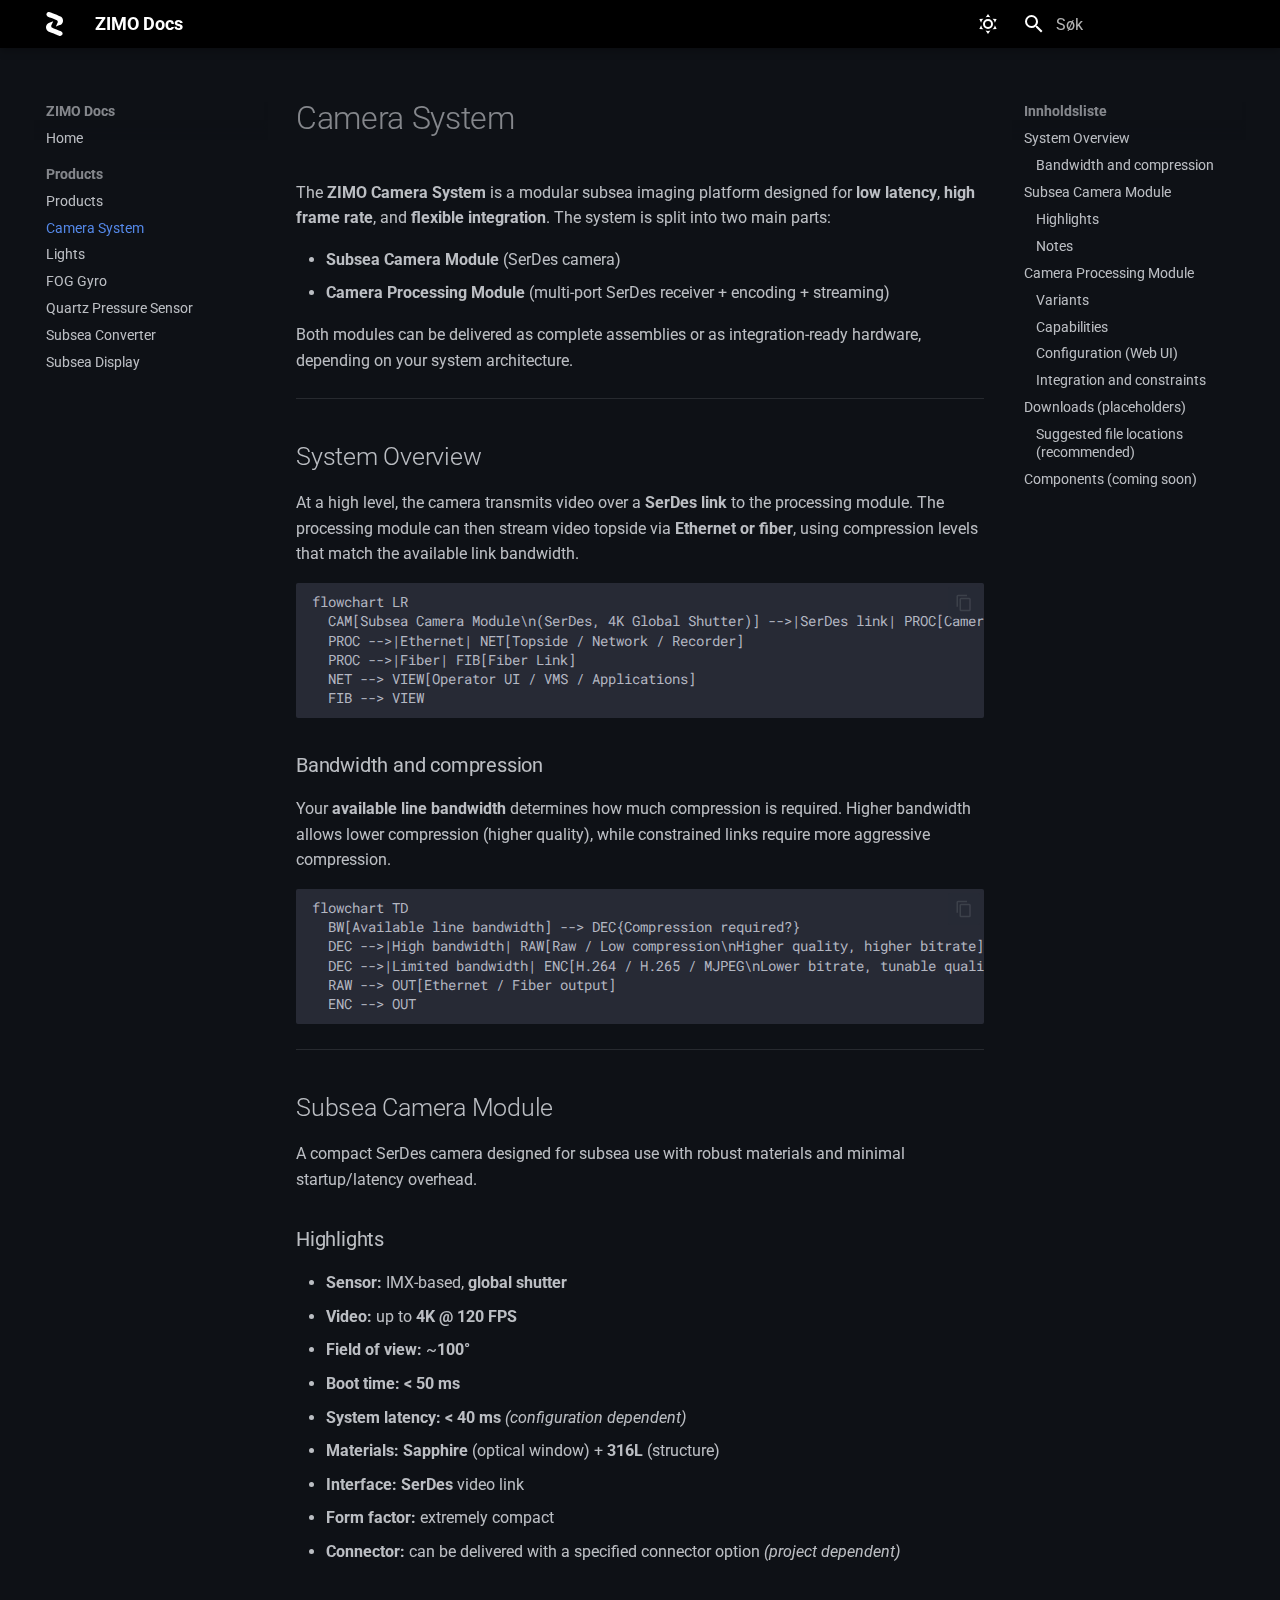
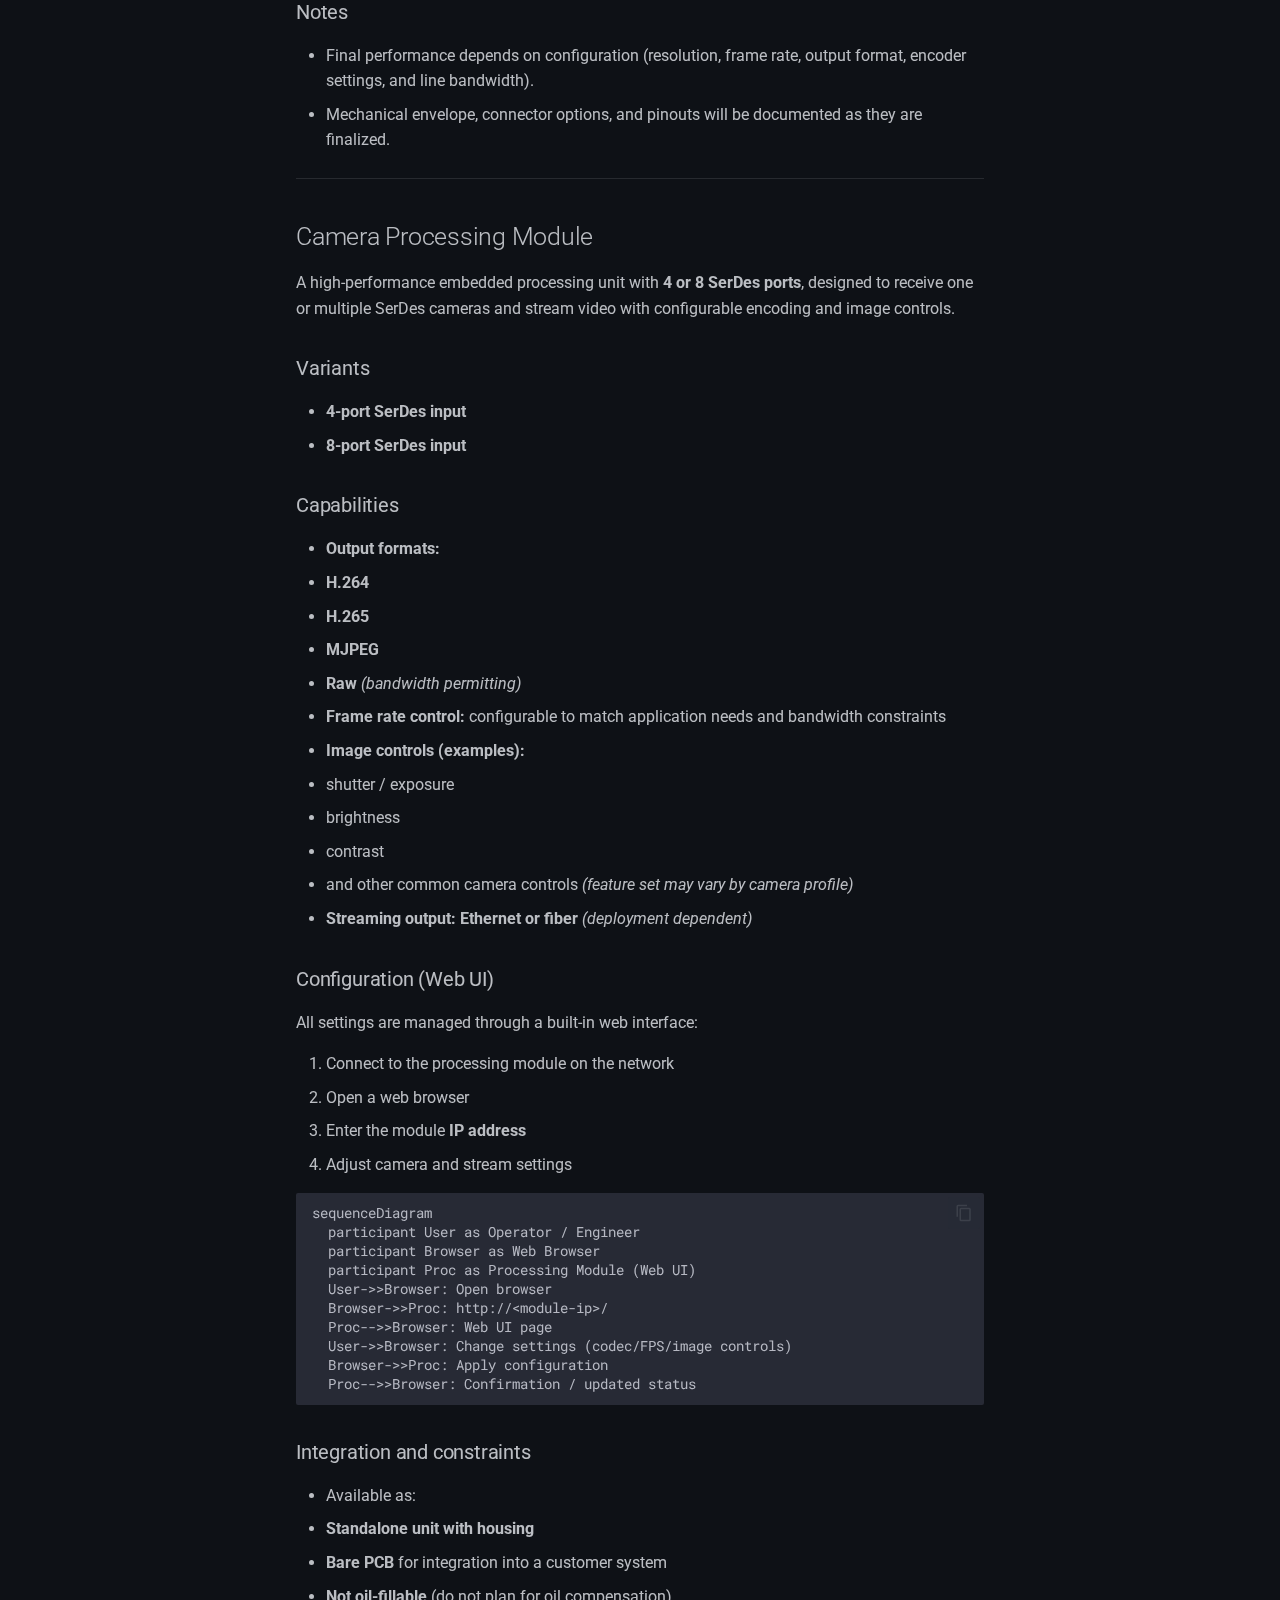
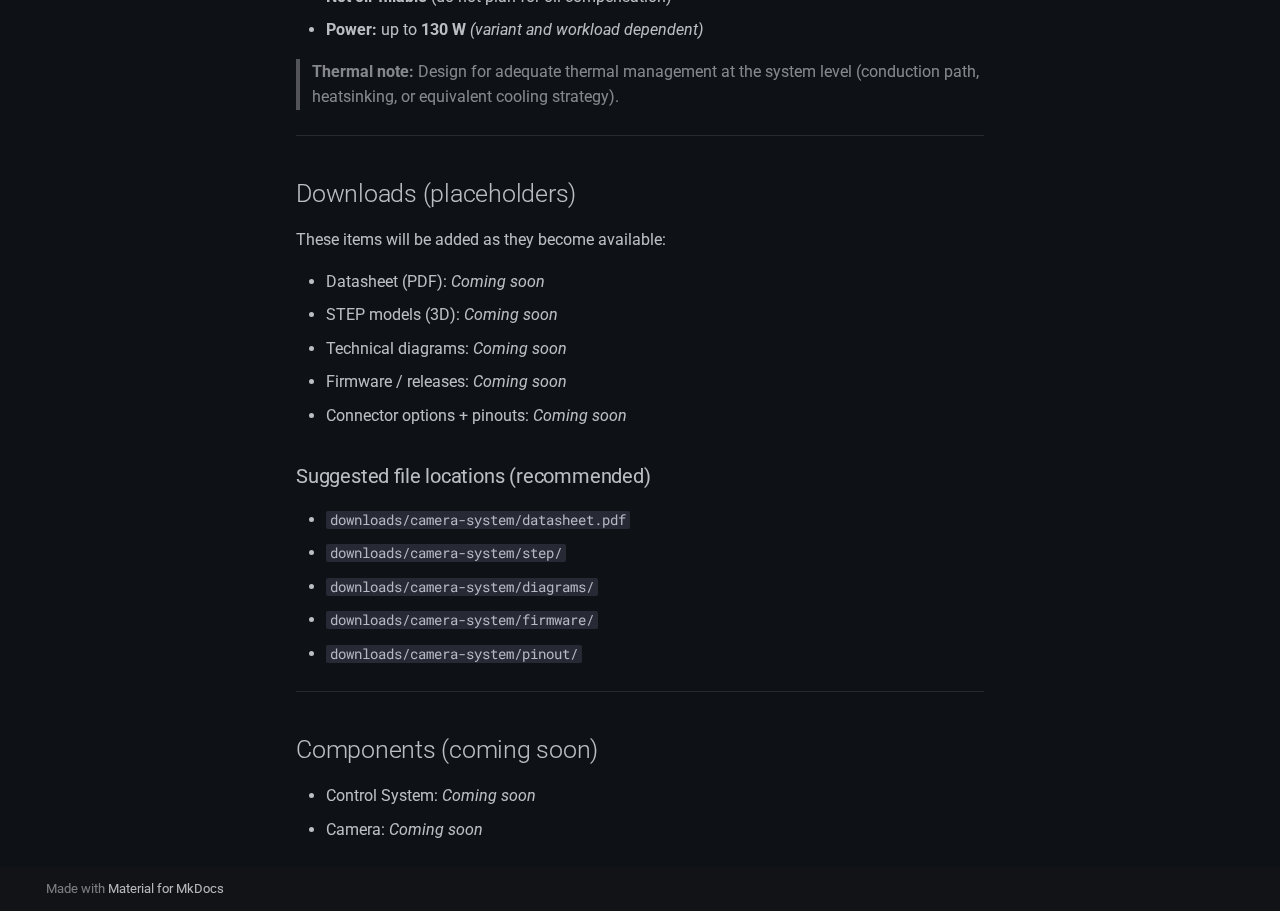
<file: products/camera-system/index.html>
<!doctype html>
<html lang="nb" class="no-js">
  <head>
    
      <meta charset="utf-8">
      <meta name="viewport" content="width=device-width,initial-scale=1">
      
        <meta name="description" content="Produktdokumentasjon og nedlastinger (STEP, PDF, datablad, firmware)">
      
      
      
        <link rel="canonical" href="https://docs.zimo.no/products/camera-system/">
      
      
        <link rel="prev" href="../">
      
      
        <link rel="next" href="../lights/">
      
      
        
      
      
      <link rel="icon" href="../../assets/images/favicon.png">
      <meta name="generator" content="mkdocs-1.6.1, mkdocs-material-9.7.1">
    
    
      
        <title>Camera System - ZIMO Docs</title>
      
    
    
      <link rel="stylesheet" href="../../assets/stylesheets/main.484c7ddc.min.css">
      
        
        <link rel="stylesheet" href="../../assets/stylesheets/palette.ab4e12ef.min.css">
      
      


    
    
      
    
    
      
        
        
        <link rel="preconnect" href="https://fonts.gstatic.com" crossorigin>
        <link rel="stylesheet" href="https://fonts.googleapis.com/css?family=Roboto:300,300i,400,400i,700,700i%7CRoboto+Mono:400,400i,700,700i&display=fallback">
        <style>:root{--md-text-font:"Roboto";--md-code-font:"Roboto Mono"}</style>
      
    
    
      <link rel="stylesheet" href="../../stylesheets/extra.css">
    
    <script>__md_scope=new URL("../..",location),__md_hash=e=>[...e].reduce(((e,_)=>(e<<5)-e+_.charCodeAt(0)),0),__md_get=(e,_=localStorage,t=__md_scope)=>JSON.parse(_.getItem(t.pathname+"."+e)),__md_set=(e,_,t=localStorage,a=__md_scope)=>{try{t.setItem(a.pathname+"."+e,JSON.stringify(_))}catch(e){}}</script>
    
      

    
    
  </head>
  
  
    
    
      
    
    
    
    
    <body dir="ltr" data-md-color-scheme="slate" data-md-color-primary="indigo" data-md-color-accent="indigo">
  
    
    <input class="md-toggle" data-md-toggle="drawer" type="checkbox" id="__drawer" autocomplete="off">
    <input class="md-toggle" data-md-toggle="search" type="checkbox" id="__search" autocomplete="off">
    <label class="md-overlay" for="__drawer"></label>
    <div data-md-component="skip">
      
        
        <a href="#camera-system" class="md-skip">
          Gå til innhold
        </a>
      
    </div>
    <div data-md-component="announce">
      
    </div>
    
    
      

  

<header class="md-header md-header--shadow" data-md-component="header">
  <nav class="md-header__inner md-grid" aria-label="Header">
    <a href="../.." title="ZIMO Docs" class="md-header__button md-logo" aria-label="ZIMO Docs" data-md-component="logo">
      
  <img src="../../assets/logos/ZimoLogoWhite.svg" alt="logo">

    </a>
    <label class="md-header__button md-icon" for="__drawer">
      
      <svg xmlns="http://www.w3.org/2000/svg" viewBox="0 0 24 24"><path d="M3 6h18v2H3zm0 5h18v2H3zm0 5h18v2H3z"/></svg>
    </label>
    <div class="md-header__title" data-md-component="header-title">
      <div class="md-header__ellipsis">
        <div class="md-header__topic">
          <span class="md-ellipsis">
            ZIMO Docs
          </span>
        </div>
        <div class="md-header__topic" data-md-component="header-topic">
          <span class="md-ellipsis">
            
              Camera System
            
          </span>
        </div>
      </div>
    </div>
    
      
        <form class="md-header__option" data-md-component="palette">
  
    
    
    
    <input class="md-option" data-md-color-media="" data-md-color-scheme="slate" data-md-color-primary="indigo" data-md-color-accent="indigo"  aria-label="Lys modus"  type="radio" name="__palette" id="__palette_0">
    
      <label class="md-header__button md-icon" title="Lys modus" for="__palette_1" hidden>
        <svg xmlns="http://www.w3.org/2000/svg" viewBox="0 0 24 24"><path d="M12 7a5 5 0 0 1 5 5 5 5 0 0 1-5 5 5 5 0 0 1-5-5 5 5 0 0 1 5-5m0 2a3 3 0 0 0-3 3 3 3 0 0 0 3 3 3 3 0 0 0 3-3 3 3 0 0 0-3-3m0-7 2.39 3.42C13.65 5.15 12.84 5 12 5s-1.65.15-2.39.42zM3.34 7l4.16-.35A7.2 7.2 0 0 0 5.94 8.5c-.44.74-.69 1.5-.83 2.29zm.02 10 1.76-3.77a7.131 7.131 0 0 0 2.38 4.14zM20.65 7l-1.77 3.79a7.02 7.02 0 0 0-2.38-4.15zm-.01 10-4.14.36c.59-.51 1.12-1.14 1.54-1.86.42-.73.69-1.5.83-2.29zM12 22l-2.41-3.44c.74.27 1.55.44 2.41.44.82 0 1.63-.17 2.37-.44z"/></svg>
      </label>
    
  
    
    
    
    <input class="md-option" data-md-color-media="" data-md-color-scheme="default" data-md-color-primary="indigo" data-md-color-accent="indigo"  aria-label="Mørk modus"  type="radio" name="__palette" id="__palette_1">
    
      <label class="md-header__button md-icon" title="Mørk modus" for="__palette_0" hidden>
        <svg xmlns="http://www.w3.org/2000/svg" viewBox="0 0 24 24"><path d="m17.75 4.09-2.53 1.94.91 3.06-2.63-1.81-2.63 1.81.91-3.06-2.53-1.94L12.44 4l1.06-3 1.06 3zm3.5 6.91-1.64 1.25.59 1.98-1.7-1.17-1.7 1.17.59-1.98L15.75 11l2.06-.05L18.5 9l.69 1.95zm-2.28 4.95c.83-.08 1.72 1.1 1.19 1.85-.32.45-.66.87-1.08 1.27C15.17 23 8.84 23 4.94 19.07c-3.91-3.9-3.91-10.24 0-14.14.4-.4.82-.76 1.27-1.08.75-.53 1.93.36 1.85 1.19-.27 2.86.69 5.83 2.89 8.02a9.96 9.96 0 0 0 8.02 2.89m-1.64 2.02a12.08 12.08 0 0 1-7.8-3.47c-2.17-2.19-3.33-5-3.49-7.82-2.81 3.14-2.7 7.96.31 10.98 3.02 3.01 7.84 3.12 10.98.31"/></svg>
      </label>
    
  
</form>
      
    
    
      <script>var palette=__md_get("__palette");if(palette&&palette.color){if("(prefers-color-scheme)"===palette.color.media){var media=matchMedia("(prefers-color-scheme: light)"),input=document.querySelector(media.matches?"[data-md-color-media='(prefers-color-scheme: light)']":"[data-md-color-media='(prefers-color-scheme: dark)']");palette.color.media=input.getAttribute("data-md-color-media"),palette.color.scheme=input.getAttribute("data-md-color-scheme"),palette.color.primary=input.getAttribute("data-md-color-primary"),palette.color.accent=input.getAttribute("data-md-color-accent")}for(var[key,value]of Object.entries(palette.color))document.body.setAttribute("data-md-color-"+key,value)}</script>
    
    
    
      
      
        <label class="md-header__button md-icon" for="__search">
          
          <svg xmlns="http://www.w3.org/2000/svg" viewBox="0 0 24 24"><path d="M9.5 3A6.5 6.5 0 0 1 16 9.5c0 1.61-.59 3.09-1.56 4.23l.27.27h.79l5 5-1.5 1.5-5-5v-.79l-.27-.27A6.52 6.52 0 0 1 9.5 16 6.5 6.5 0 0 1 3 9.5 6.5 6.5 0 0 1 9.5 3m0 2C7 5 5 7 5 9.5S7 14 9.5 14 14 12 14 9.5 12 5 9.5 5"/></svg>
        </label>
        <div class="md-search" data-md-component="search" role="dialog">
  <label class="md-search__overlay" for="__search"></label>
  <div class="md-search__inner" role="search">
    <form class="md-search__form" name="search">
      <input type="text" class="md-search__input" name="query" aria-label="Søk" placeholder="Søk" autocapitalize="off" autocorrect="off" autocomplete="off" spellcheck="false" data-md-component="search-query" required>
      <label class="md-search__icon md-icon" for="__search">
        
        <svg xmlns="http://www.w3.org/2000/svg" viewBox="0 0 24 24"><path d="M9.5 3A6.5 6.5 0 0 1 16 9.5c0 1.61-.59 3.09-1.56 4.23l.27.27h.79l5 5-1.5 1.5-5-5v-.79l-.27-.27A6.52 6.52 0 0 1 9.5 16 6.5 6.5 0 0 1 3 9.5 6.5 6.5 0 0 1 9.5 3m0 2C7 5 5 7 5 9.5S7 14 9.5 14 14 12 14 9.5 12 5 9.5 5"/></svg>
        
        <svg xmlns="http://www.w3.org/2000/svg" viewBox="0 0 24 24"><path d="M20 11v2H8l5.5 5.5-1.42 1.42L4.16 12l7.92-7.92L13.5 5.5 8 11z"/></svg>
      </label>
      <nav class="md-search__options" aria-label="Søk">
        
        <button type="reset" class="md-search__icon md-icon" title="Nullstill" aria-label="Nullstill" tabindex="-1">
          
          <svg xmlns="http://www.w3.org/2000/svg" viewBox="0 0 24 24"><path d="M19 6.41 17.59 5 12 10.59 6.41 5 5 6.41 10.59 12 5 17.59 6.41 19 12 13.41 17.59 19 19 17.59 13.41 12z"/></svg>
        </button>
      </nav>
      
        <div class="md-search__suggest" data-md-component="search-suggest"></div>
      
    </form>
    <div class="md-search__output">
      <div class="md-search__scrollwrap" tabindex="0" data-md-scrollfix>
        <div class="md-search-result" data-md-component="search-result">
          <div class="md-search-result__meta">
            Starter søk
          </div>
          <ol class="md-search-result__list" role="presentation"></ol>
        </div>
      </div>
    </div>
  </div>
</div>
      
    
    
  </nav>
  
</header>
    
    <div class="md-container" data-md-component="container">
      
      
        
          
        
      
      <main class="md-main" data-md-component="main">
        <div class="md-main__inner md-grid">
          
            
              
              <div class="md-sidebar md-sidebar--primary" data-md-component="sidebar" data-md-type="navigation" >
                <div class="md-sidebar__scrollwrap">
                  <div class="md-sidebar__inner">
                    



<nav class="md-nav md-nav--primary" aria-label="Navigasjon" data-md-level="0">
  <label class="md-nav__title" for="__drawer">
    <a href="../.." title="ZIMO Docs" class="md-nav__button md-logo" aria-label="ZIMO Docs" data-md-component="logo">
      
  <img src="../../assets/logos/ZimoLogoWhite.svg" alt="logo">

    </a>
    ZIMO Docs
  </label>
  
  <ul class="md-nav__list" data-md-scrollfix>
    
      
      
  
  
  
  
    <li class="md-nav__item">
      <a href="../.." class="md-nav__link">
        
  
  
  <span class="md-ellipsis">
    
  
    Home
  

    
  </span>
  
  

      </a>
    </li>
  

    
      
      
  
  
    
  
  
  
    
    
    
    
      
        
        
      
    
    
    <li class="md-nav__item md-nav__item--active md-nav__item--section md-nav__item--nested">
      
        
        
        <input class="md-nav__toggle md-toggle " type="checkbox" id="__nav_2" checked>
        
          
          <label class="md-nav__link" for="__nav_2" id="__nav_2_label" tabindex="">
            
  
  
  <span class="md-ellipsis">
    
  
    Products
  

    
  </span>
  
  

            <span class="md-nav__icon md-icon"></span>
          </label>
        
        <nav class="md-nav" data-md-level="1" aria-labelledby="__nav_2_label" aria-expanded="true">
          <label class="md-nav__title" for="__nav_2">
            <span class="md-nav__icon md-icon"></span>
            
  
    Products
  

          </label>
          <ul class="md-nav__list" data-md-scrollfix>
            
              
                
  
  
  
  
    <li class="md-nav__item">
      <a href="../" class="md-nav__link">
        
  
  
  <span class="md-ellipsis">
    
  
    Products
  

    
  </span>
  
  

      </a>
    </li>
  

              
            
              
                
  
  
    
  
  
  
    <li class="md-nav__item md-nav__item--active">
      
      <input class="md-nav__toggle md-toggle" type="checkbox" id="__toc">
      
      
        
      
      
        <label class="md-nav__link md-nav__link--active" for="__toc">
          
  
  
  <span class="md-ellipsis">
    
  
    Camera System
  

    
  </span>
  
  

          <span class="md-nav__icon md-icon"></span>
        </label>
      
      <a href="./" class="md-nav__link md-nav__link--active">
        
  
  
  <span class="md-ellipsis">
    
  
    Camera System
  

    
  </span>
  
  

      </a>
      
        

<nav class="md-nav md-nav--secondary" aria-label="Innholdsliste">
  
  
  
    
  
  
    <label class="md-nav__title" for="__toc">
      <span class="md-nav__icon md-icon"></span>
      Innholdsliste
    </label>
    <ul class="md-nav__list" data-md-component="toc" data-md-scrollfix>
      
        <li class="md-nav__item">
  <a href="#system-overview" class="md-nav__link">
    <span class="md-ellipsis">
      
        System Overview
      
    </span>
  </a>
  
    <nav class="md-nav" aria-label="System Overview">
      <ul class="md-nav__list">
        
          <li class="md-nav__item">
  <a href="#bandwidth-and-compression" class="md-nav__link">
    <span class="md-ellipsis">
      
        Bandwidth and compression
      
    </span>
  </a>
  
</li>
        
      </ul>
    </nav>
  
</li>
      
        <li class="md-nav__item">
  <a href="#subsea-camera-module" class="md-nav__link">
    <span class="md-ellipsis">
      
        Subsea Camera Module
      
    </span>
  </a>
  
    <nav class="md-nav" aria-label="Subsea Camera Module">
      <ul class="md-nav__list">
        
          <li class="md-nav__item">
  <a href="#highlights" class="md-nav__link">
    <span class="md-ellipsis">
      
        Highlights
      
    </span>
  </a>
  
</li>
        
          <li class="md-nav__item">
  <a href="#notes" class="md-nav__link">
    <span class="md-ellipsis">
      
        Notes
      
    </span>
  </a>
  
</li>
        
      </ul>
    </nav>
  
</li>
      
        <li class="md-nav__item">
  <a href="#camera-processing-module" class="md-nav__link">
    <span class="md-ellipsis">
      
        Camera Processing Module
      
    </span>
  </a>
  
    <nav class="md-nav" aria-label="Camera Processing Module">
      <ul class="md-nav__list">
        
          <li class="md-nav__item">
  <a href="#variants" class="md-nav__link">
    <span class="md-ellipsis">
      
        Variants
      
    </span>
  </a>
  
</li>
        
          <li class="md-nav__item">
  <a href="#capabilities" class="md-nav__link">
    <span class="md-ellipsis">
      
        Capabilities
      
    </span>
  </a>
  
</li>
        
          <li class="md-nav__item">
  <a href="#configuration-web-ui" class="md-nav__link">
    <span class="md-ellipsis">
      
        Configuration (Web UI)
      
    </span>
  </a>
  
</li>
        
          <li class="md-nav__item">
  <a href="#integration-and-constraints" class="md-nav__link">
    <span class="md-ellipsis">
      
        Integration and constraints
      
    </span>
  </a>
  
</li>
        
      </ul>
    </nav>
  
</li>
      
        <li class="md-nav__item">
  <a href="#downloads-placeholders" class="md-nav__link">
    <span class="md-ellipsis">
      
        Downloads (placeholders)
      
    </span>
  </a>
  
    <nav class="md-nav" aria-label="Downloads (placeholders)">
      <ul class="md-nav__list">
        
          <li class="md-nav__item">
  <a href="#suggested-file-locations-recommended" class="md-nav__link">
    <span class="md-ellipsis">
      
        Suggested file locations (recommended)
      
    </span>
  </a>
  
</li>
        
      </ul>
    </nav>
  
</li>
      
        <li class="md-nav__item">
  <a href="#components-coming-soon" class="md-nav__link">
    <span class="md-ellipsis">
      
        Components (coming soon)
      
    </span>
  </a>
  
</li>
      
    </ul>
  
</nav>
      
    </li>
  

              
            
              
                
  
  
  
  
    <li class="md-nav__item">
      <a href="../lights/" class="md-nav__link">
        
  
  
  <span class="md-ellipsis">
    
  
    Lights
  

    
  </span>
  
  

      </a>
    </li>
  

              
            
              
                
  
  
  
  
    <li class="md-nav__item">
      <a href="../fog-gyro/" class="md-nav__link">
        
  
  
  <span class="md-ellipsis">
    
  
    FOG Gyro
  

    
  </span>
  
  

      </a>
    </li>
  

              
            
              
                
  
  
  
  
    <li class="md-nav__item">
      <a href="../quartz-pressure-sensor/" class="md-nav__link">
        
  
  
  <span class="md-ellipsis">
    
  
    Quartz Pressure Sensor
  

    
  </span>
  
  

      </a>
    </li>
  

              
            
              
                
  
  
  
  
    <li class="md-nav__item">
      <a href="../subsea-converter/" class="md-nav__link">
        
  
  
  <span class="md-ellipsis">
    
  
    Subsea Converter
  

    
  </span>
  
  

      </a>
    </li>
  

              
            
              
                
  
  
  
  
    <li class="md-nav__item">
      <a href="../subsea-display/" class="md-nav__link">
        
  
  
  <span class="md-ellipsis">
    
  
    Subsea Display
  

    
  </span>
  
  

      </a>
    </li>
  

              
            
          </ul>
        </nav>
      
    </li>
  

    
  </ul>
</nav>
                  </div>
                </div>
              </div>
            
            
              
              <div class="md-sidebar md-sidebar--secondary" data-md-component="sidebar" data-md-type="toc" >
                <div class="md-sidebar__scrollwrap">
                  <div class="md-sidebar__inner">
                    

<nav class="md-nav md-nav--secondary" aria-label="Innholdsliste">
  
  
  
    
  
  
    <label class="md-nav__title" for="__toc">
      <span class="md-nav__icon md-icon"></span>
      Innholdsliste
    </label>
    <ul class="md-nav__list" data-md-component="toc" data-md-scrollfix>
      
        <li class="md-nav__item">
  <a href="#system-overview" class="md-nav__link">
    <span class="md-ellipsis">
      
        System Overview
      
    </span>
  </a>
  
    <nav class="md-nav" aria-label="System Overview">
      <ul class="md-nav__list">
        
          <li class="md-nav__item">
  <a href="#bandwidth-and-compression" class="md-nav__link">
    <span class="md-ellipsis">
      
        Bandwidth and compression
      
    </span>
  </a>
  
</li>
        
      </ul>
    </nav>
  
</li>
      
        <li class="md-nav__item">
  <a href="#subsea-camera-module" class="md-nav__link">
    <span class="md-ellipsis">
      
        Subsea Camera Module
      
    </span>
  </a>
  
    <nav class="md-nav" aria-label="Subsea Camera Module">
      <ul class="md-nav__list">
        
          <li class="md-nav__item">
  <a href="#highlights" class="md-nav__link">
    <span class="md-ellipsis">
      
        Highlights
      
    </span>
  </a>
  
</li>
        
          <li class="md-nav__item">
  <a href="#notes" class="md-nav__link">
    <span class="md-ellipsis">
      
        Notes
      
    </span>
  </a>
  
</li>
        
      </ul>
    </nav>
  
</li>
      
        <li class="md-nav__item">
  <a href="#camera-processing-module" class="md-nav__link">
    <span class="md-ellipsis">
      
        Camera Processing Module
      
    </span>
  </a>
  
    <nav class="md-nav" aria-label="Camera Processing Module">
      <ul class="md-nav__list">
        
          <li class="md-nav__item">
  <a href="#variants" class="md-nav__link">
    <span class="md-ellipsis">
      
        Variants
      
    </span>
  </a>
  
</li>
        
          <li class="md-nav__item">
  <a href="#capabilities" class="md-nav__link">
    <span class="md-ellipsis">
      
        Capabilities
      
    </span>
  </a>
  
</li>
        
          <li class="md-nav__item">
  <a href="#configuration-web-ui" class="md-nav__link">
    <span class="md-ellipsis">
      
        Configuration (Web UI)
      
    </span>
  </a>
  
</li>
        
          <li class="md-nav__item">
  <a href="#integration-and-constraints" class="md-nav__link">
    <span class="md-ellipsis">
      
        Integration and constraints
      
    </span>
  </a>
  
</li>
        
      </ul>
    </nav>
  
</li>
      
        <li class="md-nav__item">
  <a href="#downloads-placeholders" class="md-nav__link">
    <span class="md-ellipsis">
      
        Downloads (placeholders)
      
    </span>
  </a>
  
    <nav class="md-nav" aria-label="Downloads (placeholders)">
      <ul class="md-nav__list">
        
          <li class="md-nav__item">
  <a href="#suggested-file-locations-recommended" class="md-nav__link">
    <span class="md-ellipsis">
      
        Suggested file locations (recommended)
      
    </span>
  </a>
  
</li>
        
      </ul>
    </nav>
  
</li>
      
        <li class="md-nav__item">
  <a href="#components-coming-soon" class="md-nav__link">
    <span class="md-ellipsis">
      
        Components (coming soon)
      
    </span>
  </a>
  
</li>
      
    </ul>
  
</nav>
                  </div>
                </div>
              </div>
            
          
          
            <div class="md-content" data-md-component="content">
              
              <article class="md-content__inner md-typeset">
                
                  



<h1 id="camera-system">Camera System<a class="headerlink" href="#camera-system" title="Permanent link">&para;</a></h1>
<p>The <strong>ZIMO Camera System</strong> is a modular subsea imaging platform designed for <strong>low latency</strong>, <strong>high frame rate</strong>, and <strong>flexible integration</strong>. The system is split into two main parts:</p>
<ul>
<li><strong>Subsea Camera Module</strong> (SerDes camera)</li>
<li><strong>Camera Processing Module</strong> (multi-port SerDes receiver + encoding + streaming)</li>
</ul>
<p>Both modules can be delivered as complete assemblies or as integration-ready hardware, depending on your system architecture.</p>
<hr />
<h2 id="system-overview">System Overview<a class="headerlink" href="#system-overview" title="Permanent link">&para;</a></h2>
<p>At a high level, the camera transmits video over a <strong>SerDes link</strong> to the processing module. The processing module can then stream video topside via <strong>Ethernet or fiber</strong>, using compression levels that match the available link bandwidth.</p>
<div class="highlight"><pre><span></span><code>flowchart LR
  CAM[Subsea Camera Module\n(SerDes, 4K Global Shutter)] --&gt;|SerDes link| PROC[Camera Processing Module\n(4 or 8 SerDes ports)]
  PROC --&gt;|Ethernet| NET[Topside / Network / Recorder]
  PROC --&gt;|Fiber| FIB[Fiber Link]
  NET --&gt; VIEW[Operator UI / VMS / Applications]
  FIB --&gt; VIEW
</code></pre></div>
<h3 id="bandwidth-and-compression">Bandwidth and compression<a class="headerlink" href="#bandwidth-and-compression" title="Permanent link">&para;</a></h3>
<p>Your <strong>available line bandwidth</strong> determines how much compression is required. Higher bandwidth allows lower compression (higher quality), while constrained links require more aggressive compression.</p>
<div class="highlight"><pre><span></span><code>flowchart TD
  BW[Available line bandwidth] --&gt; DEC{Compression required?}
  DEC --&gt;|High bandwidth| RAW[Raw / Low compression\nHigher quality, higher bitrate]
  DEC --&gt;|Limited bandwidth| ENC[H.264 / H.265 / MJPEG\nLower bitrate, tunable quality]
  RAW --&gt; OUT[Ethernet / Fiber output]
  ENC --&gt; OUT
</code></pre></div>
<hr />
<h2 id="subsea-camera-module">Subsea Camera Module<a class="headerlink" href="#subsea-camera-module" title="Permanent link">&para;</a></h2>
<p>A compact SerDes camera designed for subsea use with robust materials and minimal startup/latency overhead.</p>
<h3 id="highlights">Highlights<a class="headerlink" href="#highlights" title="Permanent link">&para;</a></h3>
<ul>
<li><strong>Sensor:</strong> IMX-based, <strong>global shutter</strong></li>
<li><strong>Video:</strong> up to <strong>4K @ 120 FPS</strong></li>
<li><strong>Field of view:</strong> ~<strong>100°</strong></li>
<li><strong>Boot time:</strong> <strong>&lt; 50 ms</strong></li>
<li><strong>System latency:</strong> <strong>&lt; 40 ms</strong> <em>(configuration dependent)</em></li>
<li><strong>Materials:</strong> <strong>Sapphire</strong> (optical window) + <strong>316L</strong> (structure)</li>
<li><strong>Interface:</strong> <strong>SerDes</strong> video link</li>
<li><strong>Form factor:</strong> extremely compact</li>
<li><strong>Connector:</strong> can be delivered with a specified connector option <em>(project dependent)</em></li>
</ul>
<h3 id="notes">Notes<a class="headerlink" href="#notes" title="Permanent link">&para;</a></h3>
<ul>
<li>Final performance depends on configuration (resolution, frame rate, output format, encoder settings, and line bandwidth).</li>
<li>Mechanical envelope, connector options, and pinouts will be documented as they are finalized.</li>
</ul>
<hr />
<h2 id="camera-processing-module">Camera Processing Module<a class="headerlink" href="#camera-processing-module" title="Permanent link">&para;</a></h2>
<p>A high-performance embedded processing unit with <strong>4 or 8 SerDes ports</strong>, designed to receive one or multiple SerDes cameras and stream video with configurable encoding and image controls.</p>
<h3 id="variants">Variants<a class="headerlink" href="#variants" title="Permanent link">&para;</a></h3>
<ul>
<li><strong>4-port SerDes input</strong></li>
<li><strong>8-port SerDes input</strong></li>
</ul>
<h3 id="capabilities">Capabilities<a class="headerlink" href="#capabilities" title="Permanent link">&para;</a></h3>
<ul>
<li><strong>Output formats:</strong></li>
<li><strong>H.264</strong></li>
<li><strong>H.265</strong></li>
<li><strong>MJPEG</strong></li>
<li><strong>Raw</strong> <em>(bandwidth permitting)</em></li>
<li><strong>Frame rate control:</strong> configurable to match application needs and bandwidth constraints</li>
<li><strong>Image controls (examples):</strong></li>
<li>shutter / exposure</li>
<li>brightness</li>
<li>contrast</li>
<li>and other common camera controls <em>(feature set may vary by camera profile)</em></li>
<li><strong>Streaming output:</strong> <strong>Ethernet or fiber</strong> <em>(deployment dependent)</em></li>
</ul>
<h3 id="configuration-web-ui">Configuration (Web UI)<a class="headerlink" href="#configuration-web-ui" title="Permanent link">&para;</a></h3>
<p>All settings are managed through a built-in web interface:</p>
<ol>
<li>Connect to the processing module on the network  </li>
<li>Open a web browser  </li>
<li>Enter the module <strong>IP address</strong>  </li>
<li>Adjust camera and stream settings</li>
</ol>
<div class="highlight"><pre><span></span><code>sequenceDiagram
  participant User as Operator / Engineer
  participant Browser as Web Browser
  participant Proc as Processing Module (Web UI)
  User-&gt;&gt;Browser: Open browser
  Browser-&gt;&gt;Proc: http://&lt;module-ip&gt;/
  Proc--&gt;&gt;Browser: Web UI page
  User-&gt;&gt;Browser: Change settings (codec/FPS/image controls)
  Browser-&gt;&gt;Proc: Apply configuration
  Proc--&gt;&gt;Browser: Confirmation / updated status
</code></pre></div>
<h3 id="integration-and-constraints">Integration and constraints<a class="headerlink" href="#integration-and-constraints" title="Permanent link">&para;</a></h3>
<ul>
<li>Available as:</li>
<li><strong>Standalone unit with housing</strong></li>
<li><strong>Bare PCB</strong> for integration into a customer system</li>
<li><strong>Not oil-fillable</strong> (do not plan for oil compensation)</li>
<li><strong>Power:</strong> up to <strong>130 W</strong> <em>(variant and workload dependent)</em></li>
</ul>
<blockquote>
<p><strong>Thermal note:</strong> Design for adequate thermal management at the system level (conduction path, heatsinking, or equivalent cooling strategy).</p>
</blockquote>
<hr />
<h2 id="downloads-placeholders">Downloads (placeholders)<a class="headerlink" href="#downloads-placeholders" title="Permanent link">&para;</a></h2>
<p>These items will be added as they become available:</p>
<ul>
<li>Datasheet (PDF): <em>Coming soon</em></li>
<li>STEP models (3D): <em>Coming soon</em></li>
<li>Technical diagrams: <em>Coming soon</em></li>
<li>Firmware / releases: <em>Coming soon</em></li>
<li>Connector options + pinouts: <em>Coming soon</em></li>
</ul>
<h3 id="suggested-file-locations-recommended">Suggested file locations (recommended)<a class="headerlink" href="#suggested-file-locations-recommended" title="Permanent link">&para;</a></h3>
<ul>
<li><code>downloads/camera-system/datasheet.pdf</code></li>
<li><code>downloads/camera-system/step/</code></li>
<li><code>downloads/camera-system/diagrams/</code></li>
<li><code>downloads/camera-system/firmware/</code></li>
<li><code>downloads/camera-system/pinout/</code></li>
</ul>
<hr />
<h2 id="components-coming-soon">Components (coming soon)<a class="headerlink" href="#components-coming-soon" title="Permanent link">&para;</a></h2>
<ul>
<li>Control System: <em>Coming soon</em></li>
<li>Camera: <em>Coming soon</em></li>
</ul>












                
              </article>
            </div>
          
          
<script>var target=document.getElementById(location.hash.slice(1));target&&target.name&&(target.checked=target.name.startsWith("__tabbed_"))</script>
        </div>
        
          <button type="button" class="md-top md-icon" data-md-component="top" hidden>
  
  <svg xmlns="http://www.w3.org/2000/svg" viewBox="0 0 24 24"><path d="M13 20h-2V8l-5.5 5.5-1.42-1.42L12 4.16l7.92 7.92-1.42 1.42L13 8z"/></svg>
  Tilbake til toppen
</button>
        
      </main>
      
        <footer class="md-footer">
  
  <div class="md-footer-meta md-typeset">
    <div class="md-footer-meta__inner md-grid">
      <div class="md-copyright">
  
  
    Made with
    <a href="https://squidfunk.github.io/mkdocs-material/" target="_blank" rel="noopener">
      Material for MkDocs
    </a>
  
</div>
      
    </div>
  </div>
</footer>
      
    </div>
    <div class="md-dialog" data-md-component="dialog">
      <div class="md-dialog__inner md-typeset"></div>
    </div>
    
    
    
      
      
      <script id="__config" type="application/json">{"annotate": null, "base": "../..", "features": ["navigation.instant", "navigation.tracking", "navigation.top", "navigation.sections", "content.code.copy", "search.suggest", "search.highlight"], "search": "../../assets/javascripts/workers/search.2c215733.min.js", "tags": null, "translations": {"clipboard.copied": "Kopiert til utklippstavlen", "clipboard.copy": "Kopier til utklippstavlen", "search.result.more.one": "1 til p\u00e5 denne siden", "search.result.more.other": "# flere p\u00e5 denne siden", "search.result.none": "Ingen treff", "search.result.one": "1 treff", "search.result.other": "# treff", "search.result.placeholder": "Skriv s\u00f8keord", "search.result.term.missing": "Mangler", "select.version": "Velg versjon"}, "version": null}</script>
    
    
      <script src="../../assets/javascripts/bundle.79ae519e.min.js"></script>
      
    
  </body>
</html>
</file>
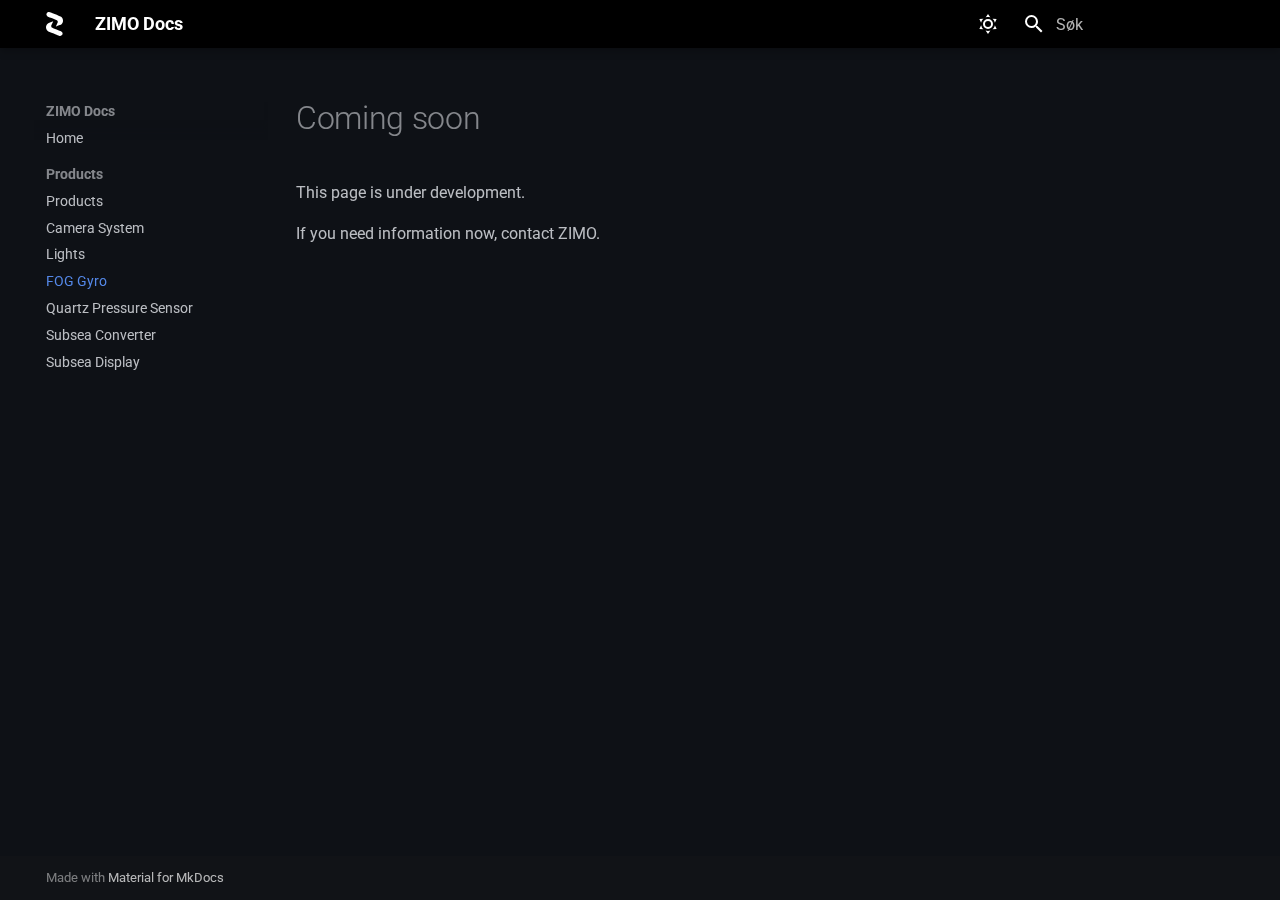
<file: products/fog-gyro/index.html>
<!doctype html>
<html lang="nb" class="no-js">
  <head>
    
      <meta charset="utf-8">
      <meta name="viewport" content="width=device-width,initial-scale=1">
      
        <meta name="description" content="Produktdokumentasjon og nedlastinger (STEP, PDF, datablad, firmware)">
      
      
      
        <link rel="canonical" href="https://docs.zimo.no/products/fog-gyro/">
      
      
        <link rel="prev" href="../lights/">
      
      
        <link rel="next" href="../quartz-pressure-sensor/">
      
      
        
      
      
      <link rel="icon" href="../../assets/images/favicon.png">
      <meta name="generator" content="mkdocs-1.6.1, mkdocs-material-9.7.1">
    
    
      
        <title>FOG Gyro - ZIMO Docs</title>
      
    
    
      <link rel="stylesheet" href="../../assets/stylesheets/main.484c7ddc.min.css">
      
        
        <link rel="stylesheet" href="../../assets/stylesheets/palette.ab4e12ef.min.css">
      
      


    
    
      
    
    
      
        
        
        <link rel="preconnect" href="https://fonts.gstatic.com" crossorigin>
        <link rel="stylesheet" href="https://fonts.googleapis.com/css?family=Roboto:300,300i,400,400i,700,700i%7CRoboto+Mono:400,400i,700,700i&display=fallback">
        <style>:root{--md-text-font:"Roboto";--md-code-font:"Roboto Mono"}</style>
      
    
    
      <link rel="stylesheet" href="../../stylesheets/extra.css">
    
    <script>__md_scope=new URL("../..",location),__md_hash=e=>[...e].reduce(((e,_)=>(e<<5)-e+_.charCodeAt(0)),0),__md_get=(e,_=localStorage,t=__md_scope)=>JSON.parse(_.getItem(t.pathname+"."+e)),__md_set=(e,_,t=localStorage,a=__md_scope)=>{try{t.setItem(a.pathname+"."+e,JSON.stringify(_))}catch(e){}}</script>
    
      

    
    
  </head>
  
  
    
    
      
    
    
    
    
    <body dir="ltr" data-md-color-scheme="slate" data-md-color-primary="indigo" data-md-color-accent="indigo">
  
    
    <input class="md-toggle" data-md-toggle="drawer" type="checkbox" id="__drawer" autocomplete="off">
    <input class="md-toggle" data-md-toggle="search" type="checkbox" id="__search" autocomplete="off">
    <label class="md-overlay" for="__drawer"></label>
    <div data-md-component="skip">
      
        
        <a href="#coming-soon" class="md-skip">
          Gå til innhold
        </a>
      
    </div>
    <div data-md-component="announce">
      
    </div>
    
    
      

  

<header class="md-header md-header--shadow" data-md-component="header">
  <nav class="md-header__inner md-grid" aria-label="Header">
    <a href="../.." title="ZIMO Docs" class="md-header__button md-logo" aria-label="ZIMO Docs" data-md-component="logo">
      
  <img src="../../assets/logos/ZimoLogoWhite.svg" alt="logo">

    </a>
    <label class="md-header__button md-icon" for="__drawer">
      
      <svg xmlns="http://www.w3.org/2000/svg" viewBox="0 0 24 24"><path d="M3 6h18v2H3zm0 5h18v2H3zm0 5h18v2H3z"/></svg>
    </label>
    <div class="md-header__title" data-md-component="header-title">
      <div class="md-header__ellipsis">
        <div class="md-header__topic">
          <span class="md-ellipsis">
            ZIMO Docs
          </span>
        </div>
        <div class="md-header__topic" data-md-component="header-topic">
          <span class="md-ellipsis">
            
              FOG Gyro
            
          </span>
        </div>
      </div>
    </div>
    
      
        <form class="md-header__option" data-md-component="palette">
  
    
    
    
    <input class="md-option" data-md-color-media="" data-md-color-scheme="slate" data-md-color-primary="indigo" data-md-color-accent="indigo"  aria-label="Lys modus"  type="radio" name="__palette" id="__palette_0">
    
      <label class="md-header__button md-icon" title="Lys modus" for="__palette_1" hidden>
        <svg xmlns="http://www.w3.org/2000/svg" viewBox="0 0 24 24"><path d="M12 7a5 5 0 0 1 5 5 5 5 0 0 1-5 5 5 5 0 0 1-5-5 5 5 0 0 1 5-5m0 2a3 3 0 0 0-3 3 3 3 0 0 0 3 3 3 3 0 0 0 3-3 3 3 0 0 0-3-3m0-7 2.39 3.42C13.65 5.15 12.84 5 12 5s-1.65.15-2.39.42zM3.34 7l4.16-.35A7.2 7.2 0 0 0 5.94 8.5c-.44.74-.69 1.5-.83 2.29zm.02 10 1.76-3.77a7.131 7.131 0 0 0 2.38 4.14zM20.65 7l-1.77 3.79a7.02 7.02 0 0 0-2.38-4.15zm-.01 10-4.14.36c.59-.51 1.12-1.14 1.54-1.86.42-.73.69-1.5.83-2.29zM12 22l-2.41-3.44c.74.27 1.55.44 2.41.44.82 0 1.63-.17 2.37-.44z"/></svg>
      </label>
    
  
    
    
    
    <input class="md-option" data-md-color-media="" data-md-color-scheme="default" data-md-color-primary="indigo" data-md-color-accent="indigo"  aria-label="Mørk modus"  type="radio" name="__palette" id="__palette_1">
    
      <label class="md-header__button md-icon" title="Mørk modus" for="__palette_0" hidden>
        <svg xmlns="http://www.w3.org/2000/svg" viewBox="0 0 24 24"><path d="m17.75 4.09-2.53 1.94.91 3.06-2.63-1.81-2.63 1.81.91-3.06-2.53-1.94L12.44 4l1.06-3 1.06 3zm3.5 6.91-1.64 1.25.59 1.98-1.7-1.17-1.7 1.17.59-1.98L15.75 11l2.06-.05L18.5 9l.69 1.95zm-2.28 4.95c.83-.08 1.72 1.1 1.19 1.85-.32.45-.66.87-1.08 1.27C15.17 23 8.84 23 4.94 19.07c-3.91-3.9-3.91-10.24 0-14.14.4-.4.82-.76 1.27-1.08.75-.53 1.93.36 1.85 1.19-.27 2.86.69 5.83 2.89 8.02a9.96 9.96 0 0 0 8.02 2.89m-1.64 2.02a12.08 12.08 0 0 1-7.8-3.47c-2.17-2.19-3.33-5-3.49-7.82-2.81 3.14-2.7 7.96.31 10.98 3.02 3.01 7.84 3.12 10.98.31"/></svg>
      </label>
    
  
</form>
      
    
    
      <script>var palette=__md_get("__palette");if(palette&&palette.color){if("(prefers-color-scheme)"===palette.color.media){var media=matchMedia("(prefers-color-scheme: light)"),input=document.querySelector(media.matches?"[data-md-color-media='(prefers-color-scheme: light)']":"[data-md-color-media='(prefers-color-scheme: dark)']");palette.color.media=input.getAttribute("data-md-color-media"),palette.color.scheme=input.getAttribute("data-md-color-scheme"),palette.color.primary=input.getAttribute("data-md-color-primary"),palette.color.accent=input.getAttribute("data-md-color-accent")}for(var[key,value]of Object.entries(palette.color))document.body.setAttribute("data-md-color-"+key,value)}</script>
    
    
    
      
      
        <label class="md-header__button md-icon" for="__search">
          
          <svg xmlns="http://www.w3.org/2000/svg" viewBox="0 0 24 24"><path d="M9.5 3A6.5 6.5 0 0 1 16 9.5c0 1.61-.59 3.09-1.56 4.23l.27.27h.79l5 5-1.5 1.5-5-5v-.79l-.27-.27A6.52 6.52 0 0 1 9.5 16 6.5 6.5 0 0 1 3 9.5 6.5 6.5 0 0 1 9.5 3m0 2C7 5 5 7 5 9.5S7 14 9.5 14 14 12 14 9.5 12 5 9.5 5"/></svg>
        </label>
        <div class="md-search" data-md-component="search" role="dialog">
  <label class="md-search__overlay" for="__search"></label>
  <div class="md-search__inner" role="search">
    <form class="md-search__form" name="search">
      <input type="text" class="md-search__input" name="query" aria-label="Søk" placeholder="Søk" autocapitalize="off" autocorrect="off" autocomplete="off" spellcheck="false" data-md-component="search-query" required>
      <label class="md-search__icon md-icon" for="__search">
        
        <svg xmlns="http://www.w3.org/2000/svg" viewBox="0 0 24 24"><path d="M9.5 3A6.5 6.5 0 0 1 16 9.5c0 1.61-.59 3.09-1.56 4.23l.27.27h.79l5 5-1.5 1.5-5-5v-.79l-.27-.27A6.52 6.52 0 0 1 9.5 16 6.5 6.5 0 0 1 3 9.5 6.5 6.5 0 0 1 9.5 3m0 2C7 5 5 7 5 9.5S7 14 9.5 14 14 12 14 9.5 12 5 9.5 5"/></svg>
        
        <svg xmlns="http://www.w3.org/2000/svg" viewBox="0 0 24 24"><path d="M20 11v2H8l5.5 5.5-1.42 1.42L4.16 12l7.92-7.92L13.5 5.5 8 11z"/></svg>
      </label>
      <nav class="md-search__options" aria-label="Søk">
        
        <button type="reset" class="md-search__icon md-icon" title="Nullstill" aria-label="Nullstill" tabindex="-1">
          
          <svg xmlns="http://www.w3.org/2000/svg" viewBox="0 0 24 24"><path d="M19 6.41 17.59 5 12 10.59 6.41 5 5 6.41 10.59 12 5 17.59 6.41 19 12 13.41 17.59 19 19 17.59 13.41 12z"/></svg>
        </button>
      </nav>
      
        <div class="md-search__suggest" data-md-component="search-suggest"></div>
      
    </form>
    <div class="md-search__output">
      <div class="md-search__scrollwrap" tabindex="0" data-md-scrollfix>
        <div class="md-search-result" data-md-component="search-result">
          <div class="md-search-result__meta">
            Starter søk
          </div>
          <ol class="md-search-result__list" role="presentation"></ol>
        </div>
      </div>
    </div>
  </div>
</div>
      
    
    
  </nav>
  
</header>
    
    <div class="md-container" data-md-component="container">
      
      
        
          
        
      
      <main class="md-main" data-md-component="main">
        <div class="md-main__inner md-grid">
          
            
              
              <div class="md-sidebar md-sidebar--primary" data-md-component="sidebar" data-md-type="navigation" >
                <div class="md-sidebar__scrollwrap">
                  <div class="md-sidebar__inner">
                    



<nav class="md-nav md-nav--primary" aria-label="Navigasjon" data-md-level="0">
  <label class="md-nav__title" for="__drawer">
    <a href="../.." title="ZIMO Docs" class="md-nav__button md-logo" aria-label="ZIMO Docs" data-md-component="logo">
      
  <img src="../../assets/logos/ZimoLogoWhite.svg" alt="logo">

    </a>
    ZIMO Docs
  </label>
  
  <ul class="md-nav__list" data-md-scrollfix>
    
      
      
  
  
  
  
    <li class="md-nav__item">
      <a href="../.." class="md-nav__link">
        
  
  
  <span class="md-ellipsis">
    
  
    Home
  

    
  </span>
  
  

      </a>
    </li>
  

    
      
      
  
  
    
  
  
  
    
    
    
    
      
        
        
      
    
    
    <li class="md-nav__item md-nav__item--active md-nav__item--section md-nav__item--nested">
      
        
        
        <input class="md-nav__toggle md-toggle " type="checkbox" id="__nav_2" checked>
        
          
          <label class="md-nav__link" for="__nav_2" id="__nav_2_label" tabindex="">
            
  
  
  <span class="md-ellipsis">
    
  
    Products
  

    
  </span>
  
  

            <span class="md-nav__icon md-icon"></span>
          </label>
        
        <nav class="md-nav" data-md-level="1" aria-labelledby="__nav_2_label" aria-expanded="true">
          <label class="md-nav__title" for="__nav_2">
            <span class="md-nav__icon md-icon"></span>
            
  
    Products
  

          </label>
          <ul class="md-nav__list" data-md-scrollfix>
            
              
                
  
  
  
  
    <li class="md-nav__item">
      <a href="../" class="md-nav__link">
        
  
  
  <span class="md-ellipsis">
    
  
    Products
  

    
  </span>
  
  

      </a>
    </li>
  

              
            
              
                
  
  
  
  
    <li class="md-nav__item">
      <a href="../camera-system/" class="md-nav__link">
        
  
  
  <span class="md-ellipsis">
    
  
    Camera System
  

    
  </span>
  
  

      </a>
    </li>
  

              
            
              
                
  
  
  
  
    <li class="md-nav__item">
      <a href="../lights/" class="md-nav__link">
        
  
  
  <span class="md-ellipsis">
    
  
    Lights
  

    
  </span>
  
  

      </a>
    </li>
  

              
            
              
                
  
  
    
  
  
  
    <li class="md-nav__item md-nav__item--active">
      
      <input class="md-nav__toggle md-toggle" type="checkbox" id="__toc">
      
      
        
      
      
      <a href="./" class="md-nav__link md-nav__link--active">
        
  
  
  <span class="md-ellipsis">
    
  
    FOG Gyro
  

    
  </span>
  
  

      </a>
      
    </li>
  

              
            
              
                
  
  
  
  
    <li class="md-nav__item">
      <a href="../quartz-pressure-sensor/" class="md-nav__link">
        
  
  
  <span class="md-ellipsis">
    
  
    Quartz Pressure Sensor
  

    
  </span>
  
  

      </a>
    </li>
  

              
            
              
                
  
  
  
  
    <li class="md-nav__item">
      <a href="../subsea-converter/" class="md-nav__link">
        
  
  
  <span class="md-ellipsis">
    
  
    Subsea Converter
  

    
  </span>
  
  

      </a>
    </li>
  

              
            
              
                
  
  
  
  
    <li class="md-nav__item">
      <a href="../subsea-display/" class="md-nav__link">
        
  
  
  <span class="md-ellipsis">
    
  
    Subsea Display
  

    
  </span>
  
  

      </a>
    </li>
  

              
            
          </ul>
        </nav>
      
    </li>
  

    
  </ul>
</nav>
                  </div>
                </div>
              </div>
            
            
              
              <div class="md-sidebar md-sidebar--secondary" data-md-component="sidebar" data-md-type="toc" >
                <div class="md-sidebar__scrollwrap">
                  <div class="md-sidebar__inner">
                    

<nav class="md-nav md-nav--secondary" aria-label="Innholdsliste">
  
  
  
    
  
  
</nav>
                  </div>
                </div>
              </div>
            
          
          
            <div class="md-content" data-md-component="content">
              
              <article class="md-content__inner md-typeset">
                
                  



<h1 id="coming-soon">Coming soon<a class="headerlink" href="#coming-soon" title="Permanent link">&para;</a></h1>
<p>This page is under development.</p>
<p>If you need information now, contact ZIMO.</p>












                
              </article>
            </div>
          
          
<script>var target=document.getElementById(location.hash.slice(1));target&&target.name&&(target.checked=target.name.startsWith("__tabbed_"))</script>
        </div>
        
          <button type="button" class="md-top md-icon" data-md-component="top" hidden>
  
  <svg xmlns="http://www.w3.org/2000/svg" viewBox="0 0 24 24"><path d="M13 20h-2V8l-5.5 5.5-1.42-1.42L12 4.16l7.92 7.92-1.42 1.42L13 8z"/></svg>
  Tilbake til toppen
</button>
        
      </main>
      
        <footer class="md-footer">
  
  <div class="md-footer-meta md-typeset">
    <div class="md-footer-meta__inner md-grid">
      <div class="md-copyright">
  
  
    Made with
    <a href="https://squidfunk.github.io/mkdocs-material/" target="_blank" rel="noopener">
      Material for MkDocs
    </a>
  
</div>
      
    </div>
  </div>
</footer>
      
    </div>
    <div class="md-dialog" data-md-component="dialog">
      <div class="md-dialog__inner md-typeset"></div>
    </div>
    
    
    
      
      
      <script id="__config" type="application/json">{"annotate": null, "base": "../..", "features": ["navigation.instant", "navigation.tracking", "navigation.top", "navigation.sections", "content.code.copy", "search.suggest", "search.highlight"], "search": "../../assets/javascripts/workers/search.2c215733.min.js", "tags": null, "translations": {"clipboard.copied": "Kopiert til utklippstavlen", "clipboard.copy": "Kopier til utklippstavlen", "search.result.more.one": "1 til p\u00e5 denne siden", "search.result.more.other": "# flere p\u00e5 denne siden", "search.result.none": "Ingen treff", "search.result.one": "1 treff", "search.result.other": "# treff", "search.result.placeholder": "Skriv s\u00f8keord", "search.result.term.missing": "Mangler", "select.version": "Velg versjon"}, "version": null}</script>
    
    
      <script src="../../assets/javascripts/bundle.79ae519e.min.js"></script>
      
    
  </body>
</html>
</file>
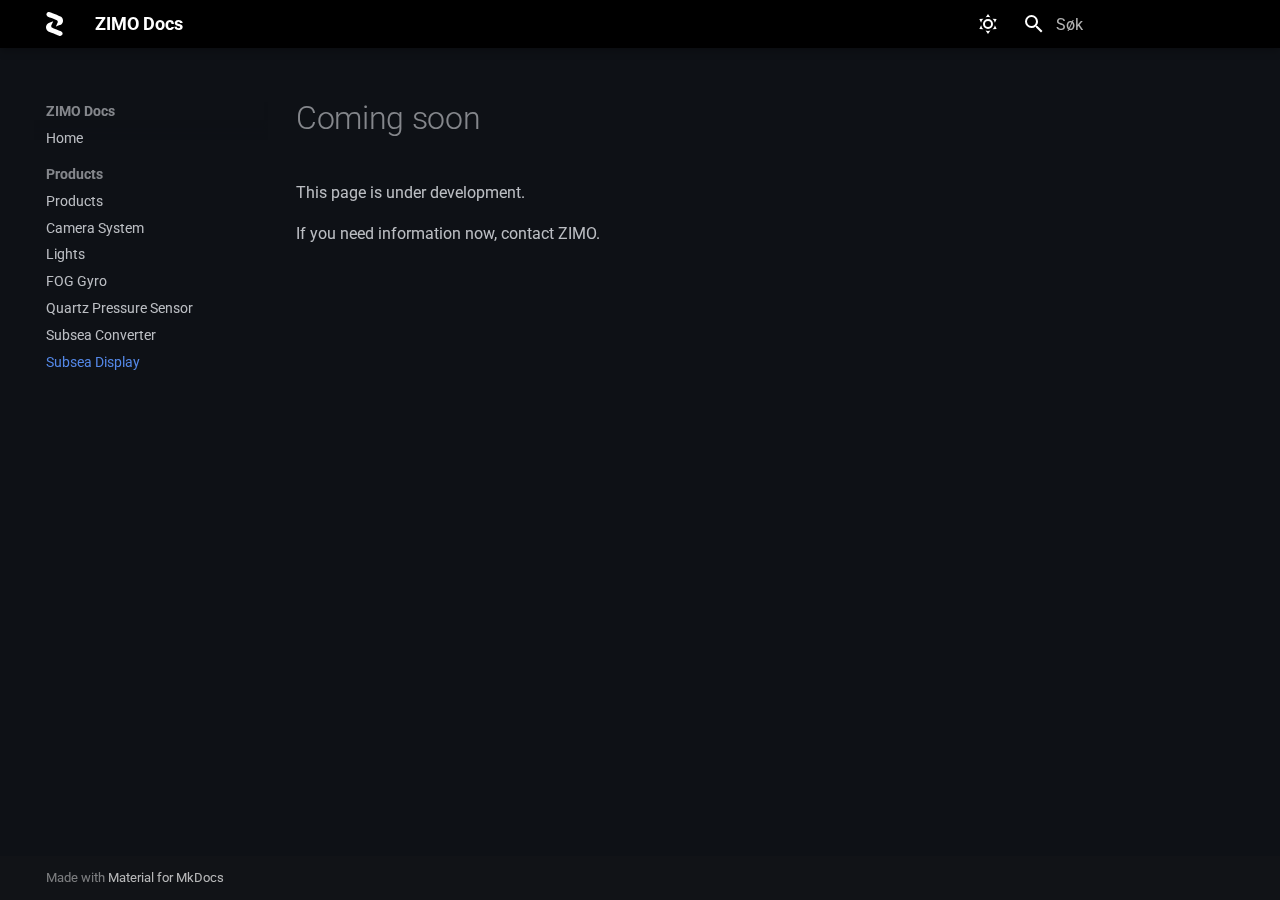
<file: products/subsea-display/index.html>
<!doctype html>
<html lang="nb" class="no-js">
  <head>
    
      <meta charset="utf-8">
      <meta name="viewport" content="width=device-width,initial-scale=1">
      
        <meta name="description" content="Produktdokumentasjon og nedlastinger (STEP, PDF, datablad, firmware)">
      
      
      
        <link rel="canonical" href="https://docs.zimo.no/products/subsea-display/">
      
      
        <link rel="prev" href="../subsea-converter/">
      
      
      
        
      
      
      <link rel="icon" href="../../assets/images/favicon.png">
      <meta name="generator" content="mkdocs-1.6.1, mkdocs-material-9.7.1">
    
    
      
        <title>Subsea Display - ZIMO Docs</title>
      
    
    
      <link rel="stylesheet" href="../../assets/stylesheets/main.484c7ddc.min.css">
      
        
        <link rel="stylesheet" href="../../assets/stylesheets/palette.ab4e12ef.min.css">
      
      


    
    
      
    
    
      
        
        
        <link rel="preconnect" href="https://fonts.gstatic.com" crossorigin>
        <link rel="stylesheet" href="https://fonts.googleapis.com/css?family=Roboto:300,300i,400,400i,700,700i%7CRoboto+Mono:400,400i,700,700i&display=fallback">
        <style>:root{--md-text-font:"Roboto";--md-code-font:"Roboto Mono"}</style>
      
    
    
      <link rel="stylesheet" href="../../stylesheets/extra.css">
    
    <script>__md_scope=new URL("../..",location),__md_hash=e=>[...e].reduce(((e,_)=>(e<<5)-e+_.charCodeAt(0)),0),__md_get=(e,_=localStorage,t=__md_scope)=>JSON.parse(_.getItem(t.pathname+"."+e)),__md_set=(e,_,t=localStorage,a=__md_scope)=>{try{t.setItem(a.pathname+"."+e,JSON.stringify(_))}catch(e){}}</script>
    
      

    
    
  </head>
  
  
    
    
      
    
    
    
    
    <body dir="ltr" data-md-color-scheme="slate" data-md-color-primary="indigo" data-md-color-accent="indigo">
  
    
    <input class="md-toggle" data-md-toggle="drawer" type="checkbox" id="__drawer" autocomplete="off">
    <input class="md-toggle" data-md-toggle="search" type="checkbox" id="__search" autocomplete="off">
    <label class="md-overlay" for="__drawer"></label>
    <div data-md-component="skip">
      
        
        <a href="#coming-soon" class="md-skip">
          Gå til innhold
        </a>
      
    </div>
    <div data-md-component="announce">
      
    </div>
    
    
      

  

<header class="md-header md-header--shadow" data-md-component="header">
  <nav class="md-header__inner md-grid" aria-label="Header">
    <a href="../.." title="ZIMO Docs" class="md-header__button md-logo" aria-label="ZIMO Docs" data-md-component="logo">
      
  <img src="../../assets/logos/ZimoLogoWhite.svg" alt="logo">

    </a>
    <label class="md-header__button md-icon" for="__drawer">
      
      <svg xmlns="http://www.w3.org/2000/svg" viewBox="0 0 24 24"><path d="M3 6h18v2H3zm0 5h18v2H3zm0 5h18v2H3z"/></svg>
    </label>
    <div class="md-header__title" data-md-component="header-title">
      <div class="md-header__ellipsis">
        <div class="md-header__topic">
          <span class="md-ellipsis">
            ZIMO Docs
          </span>
        </div>
        <div class="md-header__topic" data-md-component="header-topic">
          <span class="md-ellipsis">
            
              Subsea Display
            
          </span>
        </div>
      </div>
    </div>
    
      
        <form class="md-header__option" data-md-component="palette">
  
    
    
    
    <input class="md-option" data-md-color-media="" data-md-color-scheme="slate" data-md-color-primary="indigo" data-md-color-accent="indigo"  aria-label="Lys modus"  type="radio" name="__palette" id="__palette_0">
    
      <label class="md-header__button md-icon" title="Lys modus" for="__palette_1" hidden>
        <svg xmlns="http://www.w3.org/2000/svg" viewBox="0 0 24 24"><path d="M12 7a5 5 0 0 1 5 5 5 5 0 0 1-5 5 5 5 0 0 1-5-5 5 5 0 0 1 5-5m0 2a3 3 0 0 0-3 3 3 3 0 0 0 3 3 3 3 0 0 0 3-3 3 3 0 0 0-3-3m0-7 2.39 3.42C13.65 5.15 12.84 5 12 5s-1.65.15-2.39.42zM3.34 7l4.16-.35A7.2 7.2 0 0 0 5.94 8.5c-.44.74-.69 1.5-.83 2.29zm.02 10 1.76-3.77a7.131 7.131 0 0 0 2.38 4.14zM20.65 7l-1.77 3.79a7.02 7.02 0 0 0-2.38-4.15zm-.01 10-4.14.36c.59-.51 1.12-1.14 1.54-1.86.42-.73.69-1.5.83-2.29zM12 22l-2.41-3.44c.74.27 1.55.44 2.41.44.82 0 1.63-.17 2.37-.44z"/></svg>
      </label>
    
  
    
    
    
    <input class="md-option" data-md-color-media="" data-md-color-scheme="default" data-md-color-primary="indigo" data-md-color-accent="indigo"  aria-label="Mørk modus"  type="radio" name="__palette" id="__palette_1">
    
      <label class="md-header__button md-icon" title="Mørk modus" for="__palette_0" hidden>
        <svg xmlns="http://www.w3.org/2000/svg" viewBox="0 0 24 24"><path d="m17.75 4.09-2.53 1.94.91 3.06-2.63-1.81-2.63 1.81.91-3.06-2.53-1.94L12.44 4l1.06-3 1.06 3zm3.5 6.91-1.64 1.25.59 1.98-1.7-1.17-1.7 1.17.59-1.98L15.75 11l2.06-.05L18.5 9l.69 1.95zm-2.28 4.95c.83-.08 1.72 1.1 1.19 1.85-.32.45-.66.87-1.08 1.27C15.17 23 8.84 23 4.94 19.07c-3.91-3.9-3.91-10.24 0-14.14.4-.4.82-.76 1.27-1.08.75-.53 1.93.36 1.85 1.19-.27 2.86.69 5.83 2.89 8.02a9.96 9.96 0 0 0 8.02 2.89m-1.64 2.02a12.08 12.08 0 0 1-7.8-3.47c-2.17-2.19-3.33-5-3.49-7.82-2.81 3.14-2.7 7.96.31 10.98 3.02 3.01 7.84 3.12 10.98.31"/></svg>
      </label>
    
  
</form>
      
    
    
      <script>var palette=__md_get("__palette");if(palette&&palette.color){if("(prefers-color-scheme)"===palette.color.media){var media=matchMedia("(prefers-color-scheme: light)"),input=document.querySelector(media.matches?"[data-md-color-media='(prefers-color-scheme: light)']":"[data-md-color-media='(prefers-color-scheme: dark)']");palette.color.media=input.getAttribute("data-md-color-media"),palette.color.scheme=input.getAttribute("data-md-color-scheme"),palette.color.primary=input.getAttribute("data-md-color-primary"),palette.color.accent=input.getAttribute("data-md-color-accent")}for(var[key,value]of Object.entries(palette.color))document.body.setAttribute("data-md-color-"+key,value)}</script>
    
    
    
      
      
        <label class="md-header__button md-icon" for="__search">
          
          <svg xmlns="http://www.w3.org/2000/svg" viewBox="0 0 24 24"><path d="M9.5 3A6.5 6.5 0 0 1 16 9.5c0 1.61-.59 3.09-1.56 4.23l.27.27h.79l5 5-1.5 1.5-5-5v-.79l-.27-.27A6.52 6.52 0 0 1 9.5 16 6.5 6.5 0 0 1 3 9.5 6.5 6.5 0 0 1 9.5 3m0 2C7 5 5 7 5 9.5S7 14 9.5 14 14 12 14 9.5 12 5 9.5 5"/></svg>
        </label>
        <div class="md-search" data-md-component="search" role="dialog">
  <label class="md-search__overlay" for="__search"></label>
  <div class="md-search__inner" role="search">
    <form class="md-search__form" name="search">
      <input type="text" class="md-search__input" name="query" aria-label="Søk" placeholder="Søk" autocapitalize="off" autocorrect="off" autocomplete="off" spellcheck="false" data-md-component="search-query" required>
      <label class="md-search__icon md-icon" for="__search">
        
        <svg xmlns="http://www.w3.org/2000/svg" viewBox="0 0 24 24"><path d="M9.5 3A6.5 6.5 0 0 1 16 9.5c0 1.61-.59 3.09-1.56 4.23l.27.27h.79l5 5-1.5 1.5-5-5v-.79l-.27-.27A6.52 6.52 0 0 1 9.5 16 6.5 6.5 0 0 1 3 9.5 6.5 6.5 0 0 1 9.5 3m0 2C7 5 5 7 5 9.5S7 14 9.5 14 14 12 14 9.5 12 5 9.5 5"/></svg>
        
        <svg xmlns="http://www.w3.org/2000/svg" viewBox="0 0 24 24"><path d="M20 11v2H8l5.5 5.5-1.42 1.42L4.16 12l7.92-7.92L13.5 5.5 8 11z"/></svg>
      </label>
      <nav class="md-search__options" aria-label="Søk">
        
        <button type="reset" class="md-search__icon md-icon" title="Nullstill" aria-label="Nullstill" tabindex="-1">
          
          <svg xmlns="http://www.w3.org/2000/svg" viewBox="0 0 24 24"><path d="M19 6.41 17.59 5 12 10.59 6.41 5 5 6.41 10.59 12 5 17.59 6.41 19 12 13.41 17.59 19 19 17.59 13.41 12z"/></svg>
        </button>
      </nav>
      
        <div class="md-search__suggest" data-md-component="search-suggest"></div>
      
    </form>
    <div class="md-search__output">
      <div class="md-search__scrollwrap" tabindex="0" data-md-scrollfix>
        <div class="md-search-result" data-md-component="search-result">
          <div class="md-search-result__meta">
            Starter søk
          </div>
          <ol class="md-search-result__list" role="presentation"></ol>
        </div>
      </div>
    </div>
  </div>
</div>
      
    
    
  </nav>
  
</header>
    
    <div class="md-container" data-md-component="container">
      
      
        
          
        
      
      <main class="md-main" data-md-component="main">
        <div class="md-main__inner md-grid">
          
            
              
              <div class="md-sidebar md-sidebar--primary" data-md-component="sidebar" data-md-type="navigation" >
                <div class="md-sidebar__scrollwrap">
                  <div class="md-sidebar__inner">
                    



<nav class="md-nav md-nav--primary" aria-label="Navigasjon" data-md-level="0">
  <label class="md-nav__title" for="__drawer">
    <a href="../.." title="ZIMO Docs" class="md-nav__button md-logo" aria-label="ZIMO Docs" data-md-component="logo">
      
  <img src="../../assets/logos/ZimoLogoWhite.svg" alt="logo">

    </a>
    ZIMO Docs
  </label>
  
  <ul class="md-nav__list" data-md-scrollfix>
    
      
      
  
  
  
  
    <li class="md-nav__item">
      <a href="../.." class="md-nav__link">
        
  
  
  <span class="md-ellipsis">
    
  
    Home
  

    
  </span>
  
  

      </a>
    </li>
  

    
      
      
  
  
    
  
  
  
    
    
    
    
      
        
        
      
    
    
    <li class="md-nav__item md-nav__item--active md-nav__item--section md-nav__item--nested">
      
        
        
        <input class="md-nav__toggle md-toggle " type="checkbox" id="__nav_2" checked>
        
          
          <label class="md-nav__link" for="__nav_2" id="__nav_2_label" tabindex="">
            
  
  
  <span class="md-ellipsis">
    
  
    Products
  

    
  </span>
  
  

            <span class="md-nav__icon md-icon"></span>
          </label>
        
        <nav class="md-nav" data-md-level="1" aria-labelledby="__nav_2_label" aria-expanded="true">
          <label class="md-nav__title" for="__nav_2">
            <span class="md-nav__icon md-icon"></span>
            
  
    Products
  

          </label>
          <ul class="md-nav__list" data-md-scrollfix>
            
              
                
  
  
  
  
    <li class="md-nav__item">
      <a href="../" class="md-nav__link">
        
  
  
  <span class="md-ellipsis">
    
  
    Products
  

    
  </span>
  
  

      </a>
    </li>
  

              
            
              
                
  
  
  
  
    <li class="md-nav__item">
      <a href="../camera-system/" class="md-nav__link">
        
  
  
  <span class="md-ellipsis">
    
  
    Camera System
  

    
  </span>
  
  

      </a>
    </li>
  

              
            
              
                
  
  
  
  
    <li class="md-nav__item">
      <a href="../lights/" class="md-nav__link">
        
  
  
  <span class="md-ellipsis">
    
  
    Lights
  

    
  </span>
  
  

      </a>
    </li>
  

              
            
              
                
  
  
  
  
    <li class="md-nav__item">
      <a href="../fog-gyro/" class="md-nav__link">
        
  
  
  <span class="md-ellipsis">
    
  
    FOG Gyro
  

    
  </span>
  
  

      </a>
    </li>
  

              
            
              
                
  
  
  
  
    <li class="md-nav__item">
      <a href="../quartz-pressure-sensor/" class="md-nav__link">
        
  
  
  <span class="md-ellipsis">
    
  
    Quartz Pressure Sensor
  

    
  </span>
  
  

      </a>
    </li>
  

              
            
              
                
  
  
  
  
    <li class="md-nav__item">
      <a href="../subsea-converter/" class="md-nav__link">
        
  
  
  <span class="md-ellipsis">
    
  
    Subsea Converter
  

    
  </span>
  
  

      </a>
    </li>
  

              
            
              
                
  
  
    
  
  
  
    <li class="md-nav__item md-nav__item--active">
      
      <input class="md-nav__toggle md-toggle" type="checkbox" id="__toc">
      
      
        
      
      
      <a href="./" class="md-nav__link md-nav__link--active">
        
  
  
  <span class="md-ellipsis">
    
  
    Subsea Display
  

    
  </span>
  
  

      </a>
      
    </li>
  

              
            
          </ul>
        </nav>
      
    </li>
  

    
  </ul>
</nav>
                  </div>
                </div>
              </div>
            
            
              
              <div class="md-sidebar md-sidebar--secondary" data-md-component="sidebar" data-md-type="toc" >
                <div class="md-sidebar__scrollwrap">
                  <div class="md-sidebar__inner">
                    

<nav class="md-nav md-nav--secondary" aria-label="Innholdsliste">
  
  
  
    
  
  
</nav>
                  </div>
                </div>
              </div>
            
          
          
            <div class="md-content" data-md-component="content">
              
              <article class="md-content__inner md-typeset">
                
                  



<h1 id="coming-soon">Coming soon<a class="headerlink" href="#coming-soon" title="Permanent link">&para;</a></h1>
<p>This page is under development.</p>
<p>If you need information now, contact ZIMO.</p>












                
              </article>
            </div>
          
          
<script>var target=document.getElementById(location.hash.slice(1));target&&target.name&&(target.checked=target.name.startsWith("__tabbed_"))</script>
        </div>
        
          <button type="button" class="md-top md-icon" data-md-component="top" hidden>
  
  <svg xmlns="http://www.w3.org/2000/svg" viewBox="0 0 24 24"><path d="M13 20h-2V8l-5.5 5.5-1.42-1.42L12 4.16l7.92 7.92-1.42 1.42L13 8z"/></svg>
  Tilbake til toppen
</button>
        
      </main>
      
        <footer class="md-footer">
  
  <div class="md-footer-meta md-typeset">
    <div class="md-footer-meta__inner md-grid">
      <div class="md-copyright">
  
  
    Made with
    <a href="https://squidfunk.github.io/mkdocs-material/" target="_blank" rel="noopener">
      Material for MkDocs
    </a>
  
</div>
      
    </div>
  </div>
</footer>
      
    </div>
    <div class="md-dialog" data-md-component="dialog">
      <div class="md-dialog__inner md-typeset"></div>
    </div>
    
    
    
      
      
      <script id="__config" type="application/json">{"annotate": null, "base": "../..", "features": ["navigation.instant", "navigation.tracking", "navigation.top", "navigation.sections", "content.code.copy", "search.suggest", "search.highlight"], "search": "../../assets/javascripts/workers/search.2c215733.min.js", "tags": null, "translations": {"clipboard.copied": "Kopiert til utklippstavlen", "clipboard.copy": "Kopier til utklippstavlen", "search.result.more.one": "1 til p\u00e5 denne siden", "search.result.more.other": "# flere p\u00e5 denne siden", "search.result.none": "Ingen treff", "search.result.one": "1 treff", "search.result.other": "# treff", "search.result.placeholder": "Skriv s\u00f8keord", "search.result.term.missing": "Mangler", "select.version": "Velg versjon"}, "version": null}</script>
    
    
      <script src="../../assets/javascripts/bundle.79ae519e.min.js"></script>
      
    
  </body>
</html>
</file>
<file: stylesheets/extra.css>
:root {
  --zimo-accent: #E20612;
}

/* Dark mode (slate) */
[data-md-color-scheme="slate"] {
  --md-primary-fg-color: #000000;
  --md-accent-fg-color: var(--zimo-accent);

  /* Litt strammere “black site” feel */
  --md-default-bg-color: #0E1116;
}

/* Light mode (om du bruker toggle) */
[data-md-color-scheme="default"] {
  --md-primary-fg-color: #000000;
  --md-accent-fg-color: var(--zimo-accent);
}
</file>
<file: assets/stylesheets/main.484c7ddc.min.css>
@charset "UTF-8";html{-webkit-text-size-adjust:none;-moz-text-size-adjust:none;text-size-adjust:none;box-sizing:border-box}*,:after,:before{box-sizing:inherit}@media (prefers-reduced-motion){*,:after,:before{transition:none!important}}body{margin:0}a,button,input,label{-webkit-tap-highlight-color:transparent}a{color:inherit;text-decoration:none}hr{border:0;box-sizing:initial;display:block;height:.05rem;overflow:visible;padding:0}small{font-size:80%}sub,sup{line-height:1em}img{border-style:none}table{border-collapse:initial;border-spacing:0}td,th{font-weight:400;vertical-align:top}button{background:#0000;border:0;font-family:inherit;font-size:inherit;margin:0;padding:0}input{border:0;outline:none}:root{--md-primary-fg-color:#4051b5;--md-primary-fg-color--light:#5d6cc0;--md-primary-fg-color--dark:#303fa1;--md-primary-bg-color:#fff;--md-primary-bg-color--light:#ffffffb3;--md-accent-fg-color:#526cfe;--md-accent-fg-color--transparent:#526cfe1a;--md-accent-bg-color:#fff;--md-accent-bg-color--light:#ffffffb3}[data-md-color-scheme=default]{color-scheme:light}[data-md-color-scheme=default] img[src$="#gh-dark-mode-only"],[data-md-color-scheme=default] img[src$="#only-dark"]{display:none}:root,[data-md-color-scheme=default]{--md-hue:225deg;--md-default-fg-color:#000000de;--md-default-fg-color--light:#0000008a;--md-default-fg-color--lighter:#00000052;--md-default-fg-color--lightest:#00000012;--md-default-bg-color:#fff;--md-default-bg-color--light:#ffffffb3;--md-default-bg-color--lighter:#ffffff4d;--md-default-bg-color--lightest:#ffffff1f;--md-code-fg-color:#36464e;--md-code-bg-color:#f5f5f5;--md-code-bg-color--light:#f5f5f5b3;--md-code-bg-color--lighter:#f5f5f54d;--md-code-hl-color:#4287ff;--md-code-hl-color--light:#4287ff1a;--md-code-hl-number-color:#d52a2a;--md-code-hl-special-color:#db1457;--md-code-hl-function-color:#a846b9;--md-code-hl-constant-color:#6e59d9;--md-code-hl-keyword-color:#3f6ec6;--md-code-hl-string-color:#1c7d4d;--md-code-hl-name-color:var(--md-code-fg-color);--md-code-hl-operator-color:var(--md-default-fg-color--light);--md-code-hl-punctuation-color:var(--md-default-fg-color--light);--md-code-hl-comment-color:var(--md-default-fg-color--light);--md-code-hl-generic-color:var(--md-default-fg-color--light);--md-code-hl-variable-color:var(--md-default-fg-color--light);--md-typeset-color:var(--md-default-fg-color);--md-typeset-a-color:var(--md-primary-fg-color);--md-typeset-del-color:#f5503d26;--md-typeset-ins-color:#0bd57026;--md-typeset-kbd-color:#fafafa;--md-typeset-kbd-accent-color:#fff;--md-typeset-kbd-border-color:#b8b8b8;--md-typeset-mark-color:#ffff0080;--md-typeset-table-color:#0000001f;--md-typeset-table-color--light:rgba(0,0,0,.035);--md-admonition-fg-color:var(--md-default-fg-color);--md-admonition-bg-color:var(--md-default-bg-color);--md-warning-fg-color:#000000de;--md-warning-bg-color:#ff9;--md-footer-fg-color:#fff;--md-footer-fg-color--light:#ffffffb3;--md-footer-fg-color--lighter:#ffffff73;--md-footer-bg-color:#000000de;--md-footer-bg-color--dark:#00000052;--md-shadow-z1:0 0.2rem 0.5rem #0000000d,0 0 0.05rem #0000001a;--md-shadow-z2:0 0.2rem 0.5rem #0000001a,0 0 0.05rem #00000040;--md-shadow-z3:0 0.2rem 0.5rem #0003,0 0 0.05rem #00000059}.md-icon svg{fill:currentcolor;display:block;height:1.2rem;width:1.2rem}body{-webkit-font-smoothing:antialiased;-moz-osx-font-smoothing:grayscale;--md-text-font-family:var(--md-text-font,_),-apple-system,BlinkMacSystemFont,Helvetica,Arial,sans-serif;--md-code-font-family:var(--md-code-font,_),SFMono-Regular,Consolas,Menlo,monospace}aside,body,input{font-feature-settings:"kern","liga";color:var(--md-typeset-color);font-family:var(--md-text-font-family)}code,kbd,pre{font-feature-settings:"kern";font-family:var(--md-code-font-family)}:root{--md-typeset-table-sort-icon:url('data:image/svg+xml;charset=utf-8,<svg xmlns="http://www.w3.org/2000/svg" viewBox="0 0 24 24"><path d="m18 21-4-4h3V7h-3l4-4 4 4h-3v10h3M2 19v-2h10v2M2 13v-2h7v2M2 7V5h4v2z"/></svg>');--md-typeset-table-sort-icon--asc:url('data:image/svg+xml;charset=utf-8,<svg xmlns="http://www.w3.org/2000/svg" viewBox="0 0 24 24"><path d="M19 17h3l-4 4-4-4h3V3h2M2 17h10v2H2M6 5v2H2V5m0 6h7v2H2z"/></svg>');--md-typeset-table-sort-icon--desc:url('data:image/svg+xml;charset=utf-8,<svg xmlns="http://www.w3.org/2000/svg" viewBox="0 0 24 24"><path d="M19 7h3l-4-4-4 4h3v14h2M2 17h10v2H2M6 5v2H2V5m0 6h7v2H2z"/></svg>')}.md-typeset{-webkit-print-color-adjust:exact;color-adjust:exact;font-size:.8rem;line-height:1.6;overflow-wrap:break-word}@media print{.md-typeset{font-size:.68rem}}.md-typeset blockquote,.md-typeset dl,.md-typeset figure,.md-typeset ol,.md-typeset pre,.md-typeset ul{margin-bottom:1em;margin-top:1em}.md-typeset h1{color:var(--md-default-fg-color--light);font-size:2em;line-height:1.3;margin:0 0 1.25em}.md-typeset h1,.md-typeset h2{font-weight:300;letter-spacing:-.01em}.md-typeset h2{font-size:1.5625em;line-height:1.4;margin:1.6em 0 .64em}.md-typeset h3{font-size:1.25em;font-weight:400;letter-spacing:-.01em;line-height:1.5;margin:1.6em 0 .8em}.md-typeset h2+h3{margin-top:.8em}.md-typeset h4{font-weight:700;letter-spacing:-.01em;margin:1em 0}.md-typeset h5,.md-typeset h6{color:var(--md-default-fg-color--light);font-size:.8em;font-weight:700;letter-spacing:-.01em;margin:1.25em 0}.md-typeset h5{text-transform:uppercase}.md-typeset h5 code{text-transform:none}.md-typeset hr{border-bottom:.05rem solid var(--md-default-fg-color--lightest);display:flow-root;margin:1.5em 0}.md-typeset a{color:var(--md-typeset-a-color);word-break:break-word}.md-typeset a,.md-typeset a:before{transition:color 125ms}.md-typeset a:focus,.md-typeset a:hover{color:var(--md-accent-fg-color)}.md-typeset a:focus code,.md-typeset a:hover code{background-color:var(--md-accent-fg-color--transparent);color:var(--md-accent-fg-color)}.md-typeset a code{color:var(--md-typeset-a-color)}.md-typeset a.focus-visible{outline-color:var(--md-accent-fg-color);outline-offset:.2rem}.md-typeset code,.md-typeset kbd,.md-typeset pre{color:var(--md-code-fg-color);direction:ltr;font-variant-ligatures:none;transition:background-color 125ms}@media print{.md-typeset code,.md-typeset kbd,.md-typeset pre{white-space:pre-wrap}}.md-typeset code{background-color:var(--md-code-bg-color);border-radius:.1rem;-webkit-box-decoration-break:clone;box-decoration-break:clone;font-size:.85em;padding:0 .2941176471em;transition:color 125ms,background-color 125ms;word-break:break-word}.md-typeset code:not(.focus-visible){-webkit-tap-highlight-color:transparent;outline:none}.md-typeset pre{display:flow-root;line-height:1.4;position:relative}.md-typeset pre>code{-webkit-box-decoration-break:slice;box-decoration-break:slice;box-shadow:none;display:block;margin:0;outline-color:var(--md-accent-fg-color);overflow:auto;padding:.7720588235em 1.1764705882em;scrollbar-color:var(--md-default-fg-color--lighter) #0000;scrollbar-width:thin;touch-action:auto;word-break:normal}.md-typeset pre>code:hover{scrollbar-color:var(--md-accent-fg-color) #0000}.md-typeset pre>code::-webkit-scrollbar{height:.2rem;width:.2rem}.md-typeset pre>code::-webkit-scrollbar-thumb{background-color:var(--md-default-fg-color--lighter)}.md-typeset pre>code::-webkit-scrollbar-thumb:hover{background-color:var(--md-accent-fg-color)}.md-typeset kbd{background-color:var(--md-typeset-kbd-color);border-radius:.1rem;box-shadow:0 .1rem 0 .05rem var(--md-typeset-kbd-border-color),0 .1rem 0 var(--md-typeset-kbd-border-color),0 -.1rem .2rem var(--md-typeset-kbd-accent-color) inset;color:var(--md-default-fg-color);display:inline-block;font-size:.75em;padding:0 .6666666667em;vertical-align:text-top;word-break:break-word}.md-typeset mark{background-color:var(--md-typeset-mark-color);-webkit-box-decoration-break:clone;box-decoration-break:clone;color:inherit;word-break:break-word}.md-typeset abbr{cursor:help;text-decoration:none}.md-typeset [data-preview],.md-typeset abbr{border-bottom:.05rem dotted var(--md-default-fg-color--light)}.md-typeset small{opacity:.75}[dir=ltr] .md-typeset sub,[dir=ltr] .md-typeset sup{margin-left:.078125em}[dir=rtl] .md-typeset sub,[dir=rtl] .md-typeset sup{margin-right:.078125em}[dir=ltr] .md-typeset blockquote{padding-left:.6rem}[dir=rtl] .md-typeset blockquote{padding-right:.6rem}[dir=ltr] .md-typeset blockquote{border-left:.2rem solid var(--md-default-fg-color--lighter)}[dir=rtl] .md-typeset blockquote{border-right:.2rem solid var(--md-default-fg-color--lighter)}.md-typeset blockquote{color:var(--md-default-fg-color--light);margin-left:0;margin-right:0}.md-typeset ul{list-style-type:disc}.md-typeset ul[type]{list-style-type:revert-layer}[dir=ltr] .md-typeset ol,[dir=ltr] .md-typeset ul{margin-left:.625em}[dir=rtl] .md-typeset ol,[dir=rtl] .md-typeset ul{margin-right:.625em}.md-typeset ol,.md-typeset ul{padding:0}.md-typeset ol:not([hidden]),.md-typeset ul:not([hidden]){display:flow-root}.md-typeset ol ol,.md-typeset ul ol{list-style-type:lower-alpha}.md-typeset ol ol ol,.md-typeset ul ol ol{list-style-type:lower-roman}.md-typeset ol ol ol ol,.md-typeset ul ol ol ol{list-style-type:upper-alpha}.md-typeset ol ol ol ol ol,.md-typeset ul ol ol ol ol{list-style-type:upper-roman}.md-typeset ol[type],.md-typeset ul[type]{list-style-type:revert-layer}[dir=ltr] .md-typeset ol li,[dir=ltr] .md-typeset ul li{margin-left:1.25em}[dir=rtl] .md-typeset ol li,[dir=rtl] .md-typeset ul li{margin-right:1.25em}.md-typeset ol li,.md-typeset ul li{margin-bottom:.5em}.md-typeset ol li blockquote,.md-typeset ol li p,.md-typeset ul li blockquote,.md-typeset ul li p{margin:.5em 0}.md-typeset ol li:last-child,.md-typeset ul li:last-child{margin-bottom:0}[dir=ltr] .md-typeset ol li ol,[dir=ltr] .md-typeset ol li ul,[dir=ltr] .md-typeset ul li ol,[dir=ltr] .md-typeset ul li ul{margin-left:.625em}[dir=rtl] .md-typeset ol li ol,[dir=rtl] .md-typeset ol li ul,[dir=rtl] .md-typeset ul li ol,[dir=rtl] .md-typeset ul li ul{margin-right:.625em}.md-typeset ol li ol,.md-typeset ol li ul,.md-typeset ul li ol,.md-typeset ul li ul{margin-bottom:.5em;margin-top:.5em}[dir=ltr] .md-typeset dd{margin-left:1.875em}[dir=rtl] .md-typeset dd{margin-right:1.875em}.md-typeset dd{margin-bottom:1.5em;margin-top:1em}.md-typeset img,.md-typeset svg,.md-typeset video{height:auto;max-width:100%}.md-typeset img[align=left]{margin:1em 1em 1em 0}.md-typeset img[align=right]{margin:1em 0 1em 1em}.md-typeset img[align]:only-child{margin-top:0}.md-typeset figure{display:flow-root;margin:1em auto;max-width:100%;text-align:center;width:fit-content}.md-typeset figure img{display:block;margin:0 auto}.md-typeset figcaption{font-style:italic;margin:1em auto;max-width:24rem}.md-typeset iframe{max-width:100%}.md-typeset table:not([class]){background-color:var(--md-default-bg-color);border:.05rem solid var(--md-typeset-table-color);border-radius:.1rem;display:inline-block;font-size:.64rem;max-width:100%;overflow:auto;touch-action:auto}@media print{.md-typeset table:not([class]){display:table}}.md-typeset table:not([class])+*{margin-top:1.5em}.md-typeset table:not([class]) td>:first-child,.md-typeset table:not([class]) th>:first-child{margin-top:0}.md-typeset table:not([class]) td>:last-child,.md-typeset table:not([class]) th>:last-child{margin-bottom:0}.md-typeset table:not([class]) td:not([align]),.md-typeset table:not([class]) th:not([align]){text-align:left}[dir=rtl] .md-typeset table:not([class]) td:not([align]),[dir=rtl] .md-typeset table:not([class]) th:not([align]){text-align:right}.md-typeset table:not([class]) th{font-weight:700;min-width:5rem;padding:.9375em 1.25em;vertical-align:top}.md-typeset table:not([class]) td{border-top:.05rem solid var(--md-typeset-table-color);padding:.9375em 1.25em;vertical-align:top}.md-typeset table:not([class]) tbody tr{transition:background-color 125ms}.md-typeset table:not([class]) tbody tr:hover{background-color:var(--md-typeset-table-color--light);box-shadow:0 .05rem 0 var(--md-default-bg-color) inset}.md-typeset table:not([class]) a{word-break:normal}.md-typeset table th[role=columnheader]{cursor:pointer}[dir=ltr] .md-typeset table th[role=columnheader]:after{margin-left:.5em}[dir=rtl] .md-typeset table th[role=columnheader]:after{margin-right:.5em}.md-typeset table th[role=columnheader]:after{content:"";display:inline-block;height:1.2em;-webkit-mask-image:var(--md-typeset-table-sort-icon);mask-image:var(--md-typeset-table-sort-icon);-webkit-mask-repeat:no-repeat;mask-repeat:no-repeat;-webkit-mask-size:contain;mask-size:contain;transition:background-color 125ms;vertical-align:text-bottom;width:1.2em}.md-typeset table th[role=columnheader]:hover:after{background-color:var(--md-default-fg-color--lighter)}.md-typeset table th[role=columnheader][aria-sort=ascending]:after{background-color:var(--md-default-fg-color--light);-webkit-mask-image:var(--md-typeset-table-sort-icon--asc);mask-image:var(--md-typeset-table-sort-icon--asc)}.md-typeset table th[role=columnheader][aria-sort=descending]:after{background-color:var(--md-default-fg-color--light);-webkit-mask-image:var(--md-typeset-table-sort-icon--desc);mask-image:var(--md-typeset-table-sort-icon--desc)}.md-typeset__scrollwrap{margin:1em -.8rem;overflow-x:auto;touch-action:auto}.md-typeset__table{display:inline-block;margin-bottom:.5em;padding:0 .8rem}@media print{.md-typeset__table{display:block}}html .md-typeset__table table{display:table;margin:0;overflow:hidden;width:100%}@media screen and (max-width:44.984375em){.md-content__inner>pre{margin:1em -.8rem}.md-content__inner>pre code{border-radius:0}}.md-typeset .md-author{border-radius:100%;display:block;flex-shrink:0;height:1.6rem;overflow:hidden;position:relative;transition:color 125ms,transform 125ms;width:1.6rem}.md-typeset .md-author img{display:block}.md-typeset .md-author--more{background:var(--md-default-fg-color--lightest);color:var(--md-default-fg-color--lighter);font-size:.6rem;font-weight:700;line-height:1.6rem;text-align:center}.md-typeset .md-author--long{height:2.4rem;width:2.4rem}.md-typeset a.md-author{transform:scale(1)}.md-typeset a.md-author img{border-radius:100%;filter:grayscale(100%) opacity(75%);transition:filter 125ms}.md-typeset a.md-author:focus,.md-typeset a.md-author:hover{transform:scale(1.1);z-index:1}.md-typeset a.md-author:focus img,.md-typeset a.md-author:hover img{filter:grayscale(0)}.md-banner{background-color:var(--md-footer-bg-color);color:var(--md-footer-fg-color);overflow:auto}@media print{.md-banner{display:none}}.md-banner--warning{background-color:var(--md-warning-bg-color);color:var(--md-warning-fg-color)}.md-banner__inner{font-size:.7rem;margin:.6rem auto;padding:0 .8rem}[dir=ltr] .md-banner__button{float:right}[dir=rtl] .md-banner__button{float:left}.md-banner__button{color:inherit;cursor:pointer;transition:opacity .25s}.no-js .md-banner__button{display:none}.md-banner__button:hover{opacity:.7}html{font-size:125%;height:100%;overflow-x:hidden}@media screen and (min-width:100em){html{font-size:137.5%}}@media screen and (min-width:125em){html{font-size:150%}}body{background-color:var(--md-default-bg-color);display:flex;flex-direction:column;font-size:.5rem;min-height:100%;position:relative;width:100%}@media print{body{display:block}}@media screen and (max-width:59.984375em){body[data-md-scrolllock]{position:fixed}}.md-grid{margin-left:auto;margin-right:auto;max-width:61rem}.md-container{display:flex;flex-direction:column;flex-grow:1}@media print{.md-container{display:block}}.md-main{flex-grow:1}.md-main__inner{display:flex;height:100%;margin-top:1.5rem}.md-ellipsis{overflow:hidden;text-overflow:ellipsis}.md-toggle{display:none}.md-option{height:0;opacity:0;position:absolute;width:0}.md-option:checked+label:not([hidden]){display:block}.md-option.focus-visible+label{outline-color:var(--md-accent-fg-color);outline-style:auto}.md-skip{background-color:var(--md-default-fg-color);border-radius:.1rem;color:var(--md-default-bg-color);font-size:.64rem;margin:.5rem;opacity:0;outline-color:var(--md-accent-fg-color);padding:.3rem .5rem;position:fixed;transform:translateY(.4rem);z-index:-1}.md-skip:focus{opacity:1;transform:translateY(0);transition:transform .25s cubic-bezier(.4,0,.2,1),opacity 175ms 75ms;z-index:10}@page{margin:25mm}:root{--md-clipboard-icon:url('data:image/svg+xml;charset=utf-8,<svg xmlns="http://www.w3.org/2000/svg" viewBox="0 0 24 24"><path d="M19 21H8V7h11m0-2H8a2 2 0 0 0-2 2v14a2 2 0 0 0 2 2h11a2 2 0 0 0 2-2V7a2 2 0 0 0-2-2m-3-4H4a2 2 0 0 0-2 2v14h2V3h12z"/></svg>')}.md-clipboard{border-radius:.1rem;color:var(--md-default-fg-color--lightest);cursor:pointer;height:1.5em;outline-color:var(--md-accent-fg-color);outline-offset:.1rem;transition:color .25s;width:1.5em;z-index:1}@media print{.md-clipboard{display:none}}.md-clipboard:not(.focus-visible){-webkit-tap-highlight-color:transparent;outline:none}:hover>.md-clipboard{color:var(--md-default-fg-color--light)}.md-clipboard:focus,.md-clipboard:hover{color:var(--md-accent-fg-color)}.md-clipboard:after{background-color:currentcolor;content:"";display:block;height:1.125em;margin:0 auto;-webkit-mask-image:var(--md-clipboard-icon);mask-image:var(--md-clipboard-icon);-webkit-mask-position:center;mask-position:center;-webkit-mask-repeat:no-repeat;mask-repeat:no-repeat;-webkit-mask-size:contain;mask-size:contain;width:1.125em}.md-clipboard--inline{cursor:pointer}.md-clipboard--inline code{transition:color .25s,background-color .25s}.md-clipboard--inline:focus code,.md-clipboard--inline:hover code{background-color:var(--md-accent-fg-color--transparent);color:var(--md-accent-fg-color)}:root{--md-code-select-icon:url('data:image/svg+xml;charset=utf-8,<svg xmlns="http://www.w3.org/2000/svg" viewBox="0 0 24 24"><path d="M19 19h-4v2h4c1.1 0 2-.9 2-2v-4h-2m0-12h-4v2h4v4h2V5c0-1.1-.9-2-2-2M5 5h4V3H5c-1.1 0-2 .9-2 2v4h2m0 6H3v4c0 1.1.9 2 2 2h4v-2H5zm2-4h2v2H7zm4 0h2v2h-2zm4 0h2v2h-2zM7 7h2v2H7zm4 0h2v2h-2zm4 0h2v2h-2zm-8 8h2v2H7zm4 0h2v2h-2zm4 0h2v2h-2z"/></svg>');--md-code-copy-icon:url('data:image/svg+xml;charset=utf-8,<svg xmlns="http://www.w3.org/2000/svg" viewBox="0 0 24 24"><path d="M19 21H8V7h11m0-2H8a2 2 0 0 0-2 2v14a2 2 0 0 0 2 2h11a2 2 0 0 0 2-2V7a2 2 0 0 0-2-2m-3-4H4a2 2 0 0 0-2 2v14h2V3h12z"/></svg>')}.md-typeset .md-code__content{display:grid}.md-code__nav{background-color:var(--md-code-bg-color--lighter);border-radius:.1rem;display:flex;gap:.2rem;padding:.2rem;position:absolute;right:.25em;top:.25em;transition:background-color .25s;z-index:1}:hover>.md-code__nav{background-color:var(--md-code-bg-color--light)}.md-code__button{color:var(--md-default-fg-color--lightest);cursor:pointer;display:block;height:1.5em;outline-color:var(--md-accent-fg-color);outline-offset:.1rem;transition:color .25s;width:1.5em}:hover>*>.md-code__button{color:var(--md-default-fg-color--light)}.md-code__button.focus-visible,.md-code__button:hover{color:var(--md-accent-fg-color)}.md-code__button--active{color:var(--md-default-fg-color)!important}.md-code__button:after{background-color:currentcolor;content:"";display:block;height:1.125em;margin:0 auto;-webkit-mask-position:center;mask-position:center;-webkit-mask-repeat:no-repeat;mask-repeat:no-repeat;-webkit-mask-size:contain;mask-size:contain;width:1.125em}.md-code__button[data-md-type=select]:after{-webkit-mask-image:var(--md-code-select-icon);mask-image:var(--md-code-select-icon)}.md-code__button[data-md-type=copy]:after{-webkit-mask-image:var(--md-code-copy-icon);mask-image:var(--md-code-copy-icon)}@keyframes consent{0%{opacity:0;transform:translateY(100%)}to{opacity:1;transform:translateY(0)}}@keyframes overlay{0%{opacity:0}to{opacity:1}}.md-consent__overlay{animation:overlay .25s both;-webkit-backdrop-filter:blur(.1rem);backdrop-filter:blur(.1rem);background-color:#0000008a;height:100%;opacity:1;position:fixed;top:0;width:100%;z-index:5}.md-consent__inner{animation:consent .5s cubic-bezier(.1,.7,.1,1) both;background-color:var(--md-default-bg-color);border:0;border-radius:.1rem;bottom:0;box-shadow:0 0 .2rem #0000001a,0 .2rem .4rem #0003;max-height:100%;overflow:auto;padding:0;position:fixed;width:100%;z-index:5}.md-consent__form{padding:.8rem}.md-consent__settings{display:none;margin:1em 0}input:checked+.md-consent__settings{display:block}.md-consent__controls{margin-bottom:.8rem}.md-typeset .md-consent__controls .md-button{display:inline}@media screen and (max-width:44.984375em){.md-typeset .md-consent__controls .md-button{display:block;margin-top:.4rem;text-align:center;width:100%}}.md-consent label{cursor:pointer}.md-content{flex-grow:1;min-width:0}.md-content__inner{margin:0 .8rem 1.2rem;padding-top:.6rem}@media screen and (min-width:76.25em){[dir=ltr] .md-sidebar--primary:not([hidden])~.md-content>.md-content__inner{margin-left:1.2rem}[dir=ltr] .md-sidebar--secondary:not([hidden])~.md-content>.md-content__inner,[dir=rtl] .md-sidebar--primary:not([hidden])~.md-content>.md-content__inner{margin-right:1.2rem}[dir=rtl] .md-sidebar--secondary:not([hidden])~.md-content>.md-content__inner{margin-left:1.2rem}}.md-content__inner:before{content:"";display:block;height:.4rem}.md-content__inner>:last-child{margin-bottom:0}[dir=ltr] .md-content__button{float:right}[dir=rtl] .md-content__button{float:left}[dir=ltr] .md-content__button{margin-left:.4rem}[dir=rtl] .md-content__button{margin-right:.4rem}.md-content__button{margin:.4rem 0;padding:0}@media print{.md-content__button{display:none}}.md-typeset .md-content__button{color:var(--md-default-fg-color--lighter)}.md-content__button svg{display:inline;vertical-align:top}[dir=rtl] .md-content__button svg{transform:scaleX(-1)}[dir=ltr] .md-dialog{right:.8rem}[dir=rtl] .md-dialog{left:.8rem}.md-dialog{background-color:var(--md-default-fg-color);border-radius:.1rem;bottom:.8rem;box-shadow:var(--md-shadow-z3);min-width:11.1rem;opacity:0;padding:.4rem .6rem;pointer-events:none;position:fixed;transform:translateY(100%);transition:transform 0ms .4s,opacity .4s;z-index:4}@media print{.md-dialog{display:none}}.md-dialog--active{opacity:1;pointer-events:auto;transform:translateY(0);transition:transform .4s cubic-bezier(.075,.85,.175,1),opacity .4s}.md-dialog__inner{color:var(--md-default-bg-color);font-size:.7rem}.md-feedback{margin:2em 0 1em;text-align:center}.md-feedback fieldset{border:none;margin:0;padding:0}.md-feedback__title{font-weight:700;margin:1em auto}.md-feedback__inner{position:relative}.md-feedback__list{display:flex;flex-wrap:wrap;place-content:baseline center;position:relative}.md-feedback__list:hover .md-icon:not(:disabled){color:var(--md-default-fg-color--lighter)}:disabled .md-feedback__list{min-height:1.8rem}.md-feedback__icon{color:var(--md-default-fg-color--light);cursor:pointer;flex-shrink:0;margin:0 .1rem;transition:color 125ms}.md-feedback__icon:not(:disabled).md-icon:hover{color:var(--md-accent-fg-color)}.md-feedback__icon:disabled{color:var(--md-default-fg-color--lightest);pointer-events:none}.md-feedback__note{opacity:0;position:relative;transform:translateY(.4rem);transition:transform .4s cubic-bezier(.1,.7,.1,1),opacity .15s}.md-feedback__note>*{margin:0 auto;max-width:16rem}:disabled .md-feedback__note{opacity:1;transform:translateY(0)}@media print{.md-feedback{display:none}}.md-footer{background-color:var(--md-footer-bg-color);color:var(--md-footer-fg-color)}@media print{.md-footer{display:none}}.md-footer__inner{justify-content:space-between;overflow:auto;padding:.2rem}.md-footer__inner:not([hidden]){display:flex}.md-footer__link{align-items:end;display:flex;flex-grow:0.01;margin-bottom:.4rem;margin-top:1rem;max-width:100%;outline-color:var(--md-accent-fg-color);overflow:hidden;transition:opacity .25s}.md-footer__link:focus,.md-footer__link:hover{opacity:.7}[dir=rtl] .md-footer__link svg{transform:scaleX(-1)}@media screen and (max-width:44.984375em){.md-footer__link--prev{flex-shrink:0}.md-footer__link--prev .md-footer__title{display:none}}[dir=ltr] .md-footer__link--next{margin-left:auto}[dir=rtl] .md-footer__link--next{margin-right:auto}.md-footer__link--next{text-align:right}[dir=rtl] .md-footer__link--next{text-align:left}.md-footer__title{flex-grow:1;font-size:.9rem;margin-bottom:.7rem;max-width:calc(100% - 2.4rem);padding:0 1rem;white-space:nowrap}.md-footer__button{margin:.2rem;padding:.4rem}.md-footer__direction{font-size:.64rem;opacity:.7}.md-footer-meta{background-color:var(--md-footer-bg-color--dark)}.md-footer-meta__inner{display:flex;flex-wrap:wrap;justify-content:space-between;padding:.2rem}html .md-footer-meta.md-typeset a{color:var(--md-footer-fg-color--light)}html .md-footer-meta.md-typeset a:focus,html .md-footer-meta.md-typeset a:hover{color:var(--md-footer-fg-color)}.md-copyright{color:var(--md-footer-fg-color--lighter);font-size:.64rem;margin:auto .6rem;padding:.4rem 0;width:100%}@media screen and (min-width:45em){.md-copyright{width:auto}}.md-copyright__highlight{color:var(--md-footer-fg-color--light)}.md-social{display:inline-flex;gap:.2rem;margin:0 .4rem;padding:.2rem 0 .6rem}@media screen and (min-width:45em){.md-social{padding:.6rem 0}}.md-social__link{display:inline-block;height:1.6rem;text-align:center;width:1.6rem}.md-social__link:before{line-height:1.9}.md-social__link svg{fill:currentcolor;max-height:.8rem;vertical-align:-25%}.md-typeset .md-button{border:.1rem solid;border-radius:.1rem;color:var(--md-primary-fg-color);cursor:pointer;display:inline-block;font-weight:700;padding:.625em 2em;transition:color 125ms,background-color 125ms,border-color 125ms}.md-typeset .md-button--primary{background-color:var(--md-primary-fg-color);border-color:var(--md-primary-fg-color);color:var(--md-primary-bg-color)}.md-typeset .md-button:focus,.md-typeset .md-button:hover{background-color:var(--md-accent-fg-color);border-color:var(--md-accent-fg-color);color:var(--md-accent-bg-color)}[dir=ltr] .md-typeset .md-input{border-top-left-radius:.1rem}[dir=ltr] .md-typeset .md-input,[dir=rtl] .md-typeset .md-input{border-top-right-radius:.1rem}[dir=rtl] .md-typeset .md-input{border-top-left-radius:.1rem}.md-typeset .md-input{border-bottom:.1rem solid var(--md-default-fg-color--lighter);box-shadow:var(--md-shadow-z1);font-size:.8rem;height:1.8rem;padding:0 .6rem;transition:border .25s,box-shadow .25s}.md-typeset .md-input:focus,.md-typeset .md-input:hover{border-bottom-color:var(--md-accent-fg-color);box-shadow:var(--md-shadow-z2)}.md-typeset .md-input--stretch{width:100%}.md-header{background-color:var(--md-primary-fg-color);box-shadow:0 0 .2rem #0000,0 .2rem .4rem #0000;color:var(--md-primary-bg-color);display:block;left:0;position:sticky;right:0;top:0;z-index:4}@media print{.md-header{display:none}}.md-header[hidden]{transform:translateY(-100%);transition:transform .25s cubic-bezier(.8,0,.6,1),box-shadow .25s}.md-header--shadow{box-shadow:0 0 .2rem #0000001a,0 .2rem .4rem #0003;transition:transform .25s cubic-bezier(.1,.7,.1,1),box-shadow .25s}.md-header__inner{align-items:center;display:flex;padding:0 .2rem}.md-header__button{color:currentcolor;cursor:pointer;margin:.2rem;outline-color:var(--md-accent-fg-color);padding:.4rem;position:relative;transition:opacity .25s;vertical-align:middle;z-index:1}.md-header__button:hover{opacity:.7}.md-header__button:not([hidden]){display:inline-block}.md-header__button:not(.focus-visible){-webkit-tap-highlight-color:transparent;outline:none}.md-header__button.md-logo{margin:.2rem;padding:.4rem}@media screen and (max-width:76.234375em){.md-header__button.md-logo{display:none}}.md-header__button.md-logo img,.md-header__button.md-logo svg{fill:currentcolor;display:block;height:1.2rem;width:auto}@media screen and (min-width:60em){.md-header__button[for=__search]{display:none}}.no-js .md-header__button[for=__search]{display:none}[dir=rtl] .md-header__button[for=__search] svg{transform:scaleX(-1)}@media screen and (min-width:76.25em){.md-header__button[for=__drawer]{display:none}}.md-header__topic{display:flex;max-width:100%;position:absolute;transition:transform .4s cubic-bezier(.1,.7,.1,1),opacity .15s;white-space:nowrap}.md-header__topic+.md-header__topic{opacity:0;pointer-events:none;transform:translateX(1.25rem);transition:transform .4s cubic-bezier(1,.7,.1,.1),opacity .15s;z-index:-1}[dir=rtl] .md-header__topic+.md-header__topic{transform:translateX(-1.25rem)}.md-header__topic:first-child{font-weight:700}[dir=ltr] .md-header__title{margin-left:1rem;margin-right:.4rem}[dir=rtl] .md-header__title{margin-left:.4rem;margin-right:1rem}.md-header__title{flex-grow:1;font-size:.9rem;height:2.4rem;line-height:2.4rem}.md-header__title--active .md-header__topic{opacity:0;pointer-events:none;transform:translateX(-1.25rem);transition:transform .4s cubic-bezier(1,.7,.1,.1),opacity .15s;z-index:-1}[dir=rtl] .md-header__title--active .md-header__topic{transform:translateX(1.25rem)}.md-header__title--active .md-header__topic+.md-header__topic{opacity:1;pointer-events:auto;transform:translateX(0);transition:transform .4s cubic-bezier(.1,.7,.1,1),opacity .15s;z-index:0}.md-header__title>.md-header__ellipsis{height:100%;position:relative;width:100%}.md-header__option{display:flex;flex-shrink:0;max-width:100%;transition:max-width 0ms .25s,opacity .25s .25s;white-space:nowrap}[data-md-toggle=search]:checked~.md-header .md-header__option{max-width:0;opacity:0;transition:max-width 0ms,opacity 0ms}.md-header__option>input{bottom:0}.md-header__source{display:none}@media screen and (min-width:60em){[dir=ltr] .md-header__source{margin-left:1rem}[dir=rtl] .md-header__source{margin-right:1rem}.md-header__source{display:block;max-width:11.7rem;width:11.7rem}}@media screen and (min-width:76.25em){[dir=ltr] .md-header__source{margin-left:1.4rem}[dir=rtl] .md-header__source{margin-right:1.4rem}}.md-meta{color:var(--md-default-fg-color--light);font-size:.7rem;line-height:1.3}.md-meta__list{display:inline-flex;flex-wrap:wrap;list-style:none;margin:0;padding:0}.md-meta__item:not(:last-child):after{content:"·";margin-left:.2rem;margin-right:.2rem}.md-meta__link{color:var(--md-typeset-a-color)}.md-meta__link:focus,.md-meta__link:hover{color:var(--md-accent-fg-color)}.md-draft{background-color:#ff1744;border-radius:.125em;color:#fff;display:inline-block;font-weight:700;padding-left:.5714285714em;padding-right:.5714285714em}:root{--md-nav-icon--prev:url('data:image/svg+xml;charset=utf-8,<svg xmlns="http://www.w3.org/2000/svg" viewBox="0 0 24 24"><path d="M20 11v2H8l5.5 5.5-1.42 1.42L4.16 12l7.92-7.92L13.5 5.5 8 11z"/></svg>');--md-nav-icon--next:url('data:image/svg+xml;charset=utf-8,<svg xmlns="http://www.w3.org/2000/svg" viewBox="0 0 24 24"><path d="M8.59 16.58 13.17 12 8.59 7.41 10 6l6 6-6 6z"/></svg>');--md-toc-icon:url('data:image/svg+xml;charset=utf-8,<svg xmlns="http://www.w3.org/2000/svg" viewBox="0 0 24 24"><path d="M3 9h14V7H3zm0 4h14v-2H3zm0 4h14v-2H3zm16 0h2v-2h-2zm0-10v2h2V7zm0 6h2v-2h-2z"/></svg>')}.md-nav{font-size:.7rem;line-height:1.3}.md-nav__title{color:var(--md-default-fg-color--light);display:block;font-weight:700;overflow:hidden;padding:0 .6rem;text-overflow:ellipsis}.md-nav__title .md-nav__button{display:none}.md-nav__title .md-nav__button img{height:100%;width:auto}.md-nav__title .md-nav__button.md-logo img,.md-nav__title .md-nav__button.md-logo svg{fill:currentcolor;display:block;height:2.4rem;max-width:100%;object-fit:contain;width:auto}.md-nav__list{list-style:none;margin:0;padding:0}.md-nav__link{align-items:flex-start;display:flex;gap:.4rem;margin-top:.625em;scroll-snap-align:start;transition:color 125ms}.md-nav__link--passed,.md-nav__link--passed code{color:var(--md-default-fg-color--light)}.md-nav__item .md-nav__link--active,.md-nav__item .md-nav__link--active code{color:var(--md-typeset-a-color)}.md-nav__link .md-ellipsis{position:relative}.md-nav__link .md-ellipsis code{word-break:normal}[dir=ltr] .md-nav__link .md-icon:last-child{margin-left:auto}[dir=rtl] .md-nav__link .md-icon:last-child{margin-right:auto}.md-nav__link .md-typeset{font-size:.7rem;line-height:1.3}.md-nav__link svg{fill:currentcolor;flex-shrink:0;height:1.3em;position:relative}.md-nav__link[for]:focus,.md-nav__link[for]:hover,.md-nav__link[href]:focus,.md-nav__link[href]:hover{color:var(--md-accent-fg-color);cursor:pointer}.md-nav__link[for]:focus code,.md-nav__link[for]:hover code,.md-nav__link[href]:focus code,.md-nav__link[href]:hover code{background-color:var(--md-accent-fg-color--transparent);color:var(--md-accent-fg-color)}.md-nav__link.focus-visible{outline-color:var(--md-accent-fg-color);outline-offset:.2rem}.md-nav--primary .md-nav__link[for=__toc]{display:none}.md-nav--primary .md-nav__link[for=__toc] .md-icon:after{background-color:currentcolor;display:block;height:100%;-webkit-mask-image:var(--md-toc-icon);mask-image:var(--md-toc-icon);width:100%}.md-nav--primary .md-nav__link[for=__toc]~.md-nav{display:none}.md-nav__container>.md-nav__link{margin-top:0}.md-nav__container>.md-nav__link:first-child{flex-grow:1;min-width:0}.md-nav__icon{flex-shrink:0}.md-nav__source{display:none}@media screen and (max-width:76.234375em){.md-nav--primary,.md-nav--primary .md-nav{background-color:var(--md-default-bg-color);display:flex;flex-direction:column;height:100%;left:0;position:absolute;right:0;top:0;z-index:1}.md-nav--primary .md-nav__item,.md-nav--primary .md-nav__title{font-size:.8rem;line-height:1.5}.md-nav--primary .md-nav__title{background-color:var(--md-default-fg-color--lightest);color:var(--md-default-fg-color--light);cursor:pointer;height:5.6rem;line-height:2.4rem;padding:3rem .8rem .2rem;position:relative;white-space:nowrap}[dir=ltr] .md-nav--primary .md-nav__title .md-nav__icon{left:.4rem}[dir=rtl] .md-nav--primary .md-nav__title .md-nav__icon{right:.4rem}.md-nav--primary .md-nav__title .md-nav__icon{display:block;height:1.2rem;margin:.2rem;position:absolute;top:.4rem;width:1.2rem}.md-nav--primary .md-nav__title .md-nav__icon:after{background-color:currentcolor;content:"";display:block;height:100%;-webkit-mask-image:var(--md-nav-icon--prev);mask-image:var(--md-nav-icon--prev);-webkit-mask-position:center;mask-position:center;-webkit-mask-repeat:no-repeat;mask-repeat:no-repeat;-webkit-mask-size:contain;mask-size:contain;width:100%}.md-nav--primary .md-nav__title~.md-nav__list{background-color:var(--md-default-bg-color);box-shadow:0 .05rem 0 var(--md-default-fg-color--lightest) inset;overflow-y:auto;scroll-snap-type:y mandatory;touch-action:pan-y}.md-nav--primary .md-nav__title~.md-nav__list>:first-child{border-top:0}.md-nav--primary .md-nav__title[for=__drawer]{background-color:var(--md-primary-fg-color);color:var(--md-primary-bg-color);font-weight:700}.md-nav--primary .md-nav__title .md-logo{display:block;left:.2rem;margin:.2rem;padding:.4rem;position:absolute;right:.2rem;top:.2rem}.md-nav--primary .md-nav__list{flex:1}.md-nav--primary .md-nav__item{border-top:.05rem solid var(--md-default-fg-color--lightest)}.md-nav--primary .md-nav__item--active>.md-nav__link{color:var(--md-typeset-a-color)}.md-nav--primary .md-nav__item--active>.md-nav__link:focus,.md-nav--primary .md-nav__item--active>.md-nav__link:hover{color:var(--md-accent-fg-color)}.md-nav--primary .md-nav__link{margin-top:0;padding:.6rem .8rem}.md-nav--primary .md-nav__link svg{margin-top:.1em}.md-nav--primary .md-nav__link>.md-nav__link{padding:0}[dir=ltr] .md-nav--primary .md-nav__link .md-nav__icon{margin-right:-.2rem}[dir=rtl] .md-nav--primary .md-nav__link .md-nav__icon{margin-left:-.2rem}.md-nav--primary .md-nav__link .md-nav__icon{font-size:1.2rem;height:1.2rem;width:1.2rem}.md-nav--primary .md-nav__link .md-nav__icon:after{background-color:currentcolor;content:"";display:block;height:100%;-webkit-mask-image:var(--md-nav-icon--next);mask-image:var(--md-nav-icon--next);-webkit-mask-position:center;mask-position:center;-webkit-mask-repeat:no-repeat;mask-repeat:no-repeat;-webkit-mask-size:contain;mask-size:contain;width:100%}[dir=rtl] .md-nav--primary .md-nav__icon:after{transform:scale(-1)}.md-nav--primary .md-nav--secondary .md-nav{background-color:initial;position:static}[dir=ltr] .md-nav--primary .md-nav--secondary .md-nav .md-nav__link{padding-left:1.4rem}[dir=rtl] .md-nav--primary .md-nav--secondary .md-nav .md-nav__link{padding-right:1.4rem}[dir=ltr] .md-nav--primary .md-nav--secondary .md-nav .md-nav .md-nav__link{padding-left:2rem}[dir=rtl] .md-nav--primary .md-nav--secondary .md-nav .md-nav .md-nav__link{padding-right:2rem}[dir=ltr] .md-nav--primary .md-nav--secondary .md-nav .md-nav .md-nav .md-nav__link{padding-left:2.6rem}[dir=rtl] .md-nav--primary .md-nav--secondary .md-nav .md-nav .md-nav .md-nav__link{padding-right:2.6rem}[dir=ltr] .md-nav--primary .md-nav--secondary .md-nav .md-nav .md-nav .md-nav .md-nav__link{padding-left:3.2rem}[dir=rtl] .md-nav--primary .md-nav--secondary .md-nav .md-nav .md-nav .md-nav .md-nav__link{padding-right:3.2rem}.md-nav--secondary{background-color:initial}.md-nav__toggle~.md-nav{display:flex;opacity:0;transform:translateX(100%);transition:transform .25s cubic-bezier(.8,0,.6,1),opacity 125ms 50ms}[dir=rtl] .md-nav__toggle~.md-nav{transform:translateX(-100%)}.md-nav__toggle:checked~.md-nav{opacity:1;transform:translateX(0);transition:transform .25s cubic-bezier(.4,0,.2,1),opacity 125ms 125ms}.md-nav__toggle:checked~.md-nav>.md-nav__list{backface-visibility:hidden}}@media screen and (max-width:59.984375em){.md-nav--primary .md-nav__link[for=__toc]{display:flex}.md-nav--primary .md-nav__link[for=__toc] .md-icon:after{content:""}.md-nav--primary .md-nav__link[for=__toc]+.md-nav__link{display:none}.md-nav--primary .md-nav__link[for=__toc]~.md-nav{display:flex}.md-nav__source{background-color:var(--md-primary-fg-color--dark);color:var(--md-primary-bg-color);display:block;padding:0 .2rem}}@media screen and (min-width:60em) and (max-width:76.234375em){.md-nav--integrated .md-nav__link[for=__toc]{display:flex}.md-nav--integrated .md-nav__link[for=__toc] .md-icon:after{content:""}.md-nav--integrated .md-nav__link[for=__toc]+.md-nav__link{display:none}.md-nav--integrated .md-nav__link[for=__toc]~.md-nav{display:flex}}@media screen and (min-width:60em){.md-nav{margin-bottom:-.4rem}.md-nav--secondary .md-nav__title{background:var(--md-default-bg-color);box-shadow:0 0 .4rem .4rem var(--md-default-bg-color);position:sticky;top:0;z-index:1}.md-nav--secondary .md-nav__title[for=__toc]{scroll-snap-align:start}.md-nav--secondary .md-nav__title .md-nav__icon{display:none}[dir=ltr] .md-nav--secondary .md-nav__list{padding-left:.6rem}[dir=rtl] .md-nav--secondary .md-nav__list{padding-right:.6rem}.md-nav--secondary .md-nav__list{padding-bottom:.4rem}[dir=ltr] .md-nav--secondary .md-nav__item>.md-nav__link{margin-right:.4rem}[dir=rtl] .md-nav--secondary .md-nav__item>.md-nav__link{margin-left:.4rem}}@media screen and (min-width:76.25em){.md-nav{margin-bottom:-.4rem;transition:max-height .25s cubic-bezier(.86,0,.07,1)}.md-nav--primary .md-nav__title{background:var(--md-default-bg-color);box-shadow:0 0 .4rem .4rem var(--md-default-bg-color);position:sticky;top:0;z-index:1}.md-nav--primary .md-nav__title[for=__drawer]{scroll-snap-align:start}.md-nav--primary .md-nav__title .md-nav__icon{display:none}[dir=ltr] .md-nav--primary .md-nav__list{padding-left:.6rem}[dir=rtl] .md-nav--primary .md-nav__list{padding-right:.6rem}.md-nav--primary .md-nav__list{padding-bottom:.4rem}[dir=ltr] .md-nav--primary .md-nav__item>.md-nav__link{margin-right:.4rem}[dir=rtl] .md-nav--primary .md-nav__item>.md-nav__link{margin-left:.4rem}.md-nav__toggle~.md-nav{display:grid;grid-template-rows:minmax(.4rem,0fr);opacity:0;transition:grid-template-rows .25s cubic-bezier(.86,0,.07,1),opacity .25s,visibility 0ms .25s;visibility:collapse}.md-nav__toggle~.md-nav>.md-nav__list{overflow:hidden}.md-nav__toggle.md-toggle--indeterminate~.md-nav,.md-nav__toggle:checked~.md-nav{grid-template-rows:minmax(.4rem,1fr);opacity:1;transition:grid-template-rows .25s cubic-bezier(.86,0,.07,1),opacity .15s .1s,visibility 0ms;visibility:visible}.md-nav__toggle.md-toggle--indeterminate~.md-nav{transition:none}.md-nav__item--nested>.md-nav>.md-nav__title{display:none}.md-nav__item--section{display:block;margin:1.25em 0}.md-nav__item--section:last-child{margin-bottom:0}.md-nav__item--section>.md-nav__link{font-weight:700}.md-nav__item--section>.md-nav__link[for]{color:var(--md-default-fg-color--light)}.md-nav__item--section>.md-nav__link:not(.md-nav__container){pointer-events:none}.md-nav__item--section>.md-nav__link .md-icon,.md-nav__item--section>.md-nav__link>[for]{display:none}[dir=ltr] .md-nav__item--section>.md-nav{margin-left:-.6rem}[dir=rtl] .md-nav__item--section>.md-nav{margin-right:-.6rem}.md-nav__item--section>.md-nav{display:block;opacity:1;visibility:visible}.md-nav__item--section>.md-nav>.md-nav__list>.md-nav__item{padding:0}.md-nav__icon{border-radius:100%;height:.9rem;transition:background-color .25s;width:.9rem}.md-nav__icon:hover{background-color:var(--md-accent-fg-color--transparent)}.md-nav__icon:after{background-color:currentcolor;border-radius:100%;content:"";display:inline-block;height:100%;-webkit-mask-image:var(--md-nav-icon--next);mask-image:var(--md-nav-icon--next);-webkit-mask-position:center;mask-position:center;-webkit-mask-repeat:no-repeat;mask-repeat:no-repeat;-webkit-mask-size:contain;mask-size:contain;transition:transform .25s;vertical-align:-.1rem;width:100%}[dir=rtl] .md-nav__icon:after{transform:rotate(180deg)}.md-nav__item--nested .md-nav__toggle:checked~.md-nav__link .md-nav__icon:after,.md-nav__item--nested .md-toggle--indeterminate~.md-nav__link .md-nav__icon:after{transform:rotate(90deg)}.md-nav--lifted>.md-nav__list>.md-nav__item,.md-nav--lifted>.md-nav__title{display:none}.md-nav--lifted>.md-nav__list>.md-nav__item--active{display:block}.md-nav--lifted>.md-nav__list>.md-nav__item--active>.md-nav__link{background:var(--md-default-bg-color);box-shadow:0 0 .4rem .4rem var(--md-default-bg-color);margin-top:0;position:sticky;top:0;z-index:1}.md-nav--lifted>.md-nav__list>.md-nav__item--active>.md-nav__link:not(.md-nav__container){pointer-events:none}.md-nav--lifted>.md-nav__list>.md-nav__item--active.md-nav__item--section{margin:0}[dir=ltr] .md-nav--lifted>.md-nav__list>.md-nav__item>.md-nav:not(.md-nav--secondary){margin-left:-.6rem}[dir=rtl] .md-nav--lifted>.md-nav__list>.md-nav__item>.md-nav:not(.md-nav--secondary){margin-right:-.6rem}.md-nav--lifted>.md-nav__list>.md-nav__item>[for]{color:var(--md-default-fg-color--light)}.md-nav--lifted .md-nav[data-md-level="1"]{grid-template-rows:minmax(.4rem,1fr);opacity:1;visibility:visible}[dir=ltr] .md-nav--integrated>.md-nav__list>.md-nav__item--active .md-nav--secondary{border-left:.05rem solid var(--md-primary-fg-color)}[dir=rtl] .md-nav--integrated>.md-nav__list>.md-nav__item--active .md-nav--secondary{border-right:.05rem solid var(--md-primary-fg-color)}.md-nav--integrated>.md-nav__list>.md-nav__item--active .md-nav--secondary{display:block;margin-bottom:1.25em;opacity:1;visibility:visible}.md-nav--integrated>.md-nav__list>.md-nav__item--active .md-nav--secondary>.md-nav__list{overflow:visible;padding-bottom:0}.md-nav--integrated>.md-nav__list>.md-nav__item--active .md-nav--secondary>.md-nav__title{display:none}}.md-pagination{font-size:.8rem;font-weight:700;gap:.4rem}.md-pagination,.md-pagination>*{align-items:center;display:flex;justify-content:center}.md-pagination>*{border-radius:.2rem;height:1.8rem;min-width:1.8rem;text-align:center}.md-pagination__current{background-color:var(--md-default-fg-color--lightest);color:var(--md-default-fg-color--light)}.md-pagination__link{transition:color 125ms,background-color 125ms}.md-pagination__link:focus,.md-pagination__link:hover{background-color:var(--md-accent-fg-color--transparent);color:var(--md-accent-fg-color)}.md-pagination__link:focus svg,.md-pagination__link:hover svg{color:var(--md-accent-fg-color)}.md-pagination__link.focus-visible{outline-color:var(--md-accent-fg-color);outline-offset:.2rem}.md-pagination__link svg{fill:currentcolor;color:var(--md-default-fg-color--lighter);display:block;max-height:100%;width:1.2rem}:root{--md-path-icon:url('data:image/svg+xml;charset=utf-8,<svg xmlns="http://www.w3.org/2000/svg" viewBox="0 0 24 24"><path d="M8.59 16.58 13.17 12 8.59 7.41 10 6l6 6-6 6z"/></svg>')}.md-path{font-size:.7rem;margin:0 .8rem;overflow:auto;padding-top:1.2rem}.md-path:not([hidden]){display:block}@media screen and (min-width:76.25em){.md-path{margin:0 1.2rem}}.md-path__list{align-items:center;display:flex;gap:.2rem;list-style:none;margin:0;padding:0}.md-path__item:not(:first-child){display:inline-flex;gap:.2rem;white-space:nowrap}.md-path__item:not(:first-child):before{background-color:var(--md-default-fg-color--lighter);content:"";display:inline;height:.8rem;-webkit-mask-image:var(--md-path-icon);mask-image:var(--md-path-icon);width:.8rem}.md-path__link{align-items:center;color:var(--md-default-fg-color--light);display:flex}.md-path__link:focus,.md-path__link:hover{color:var(--md-accent-fg-color)}:root{--md-post-pin-icon:url('data:image/svg+xml;charset=utf-8,<svg xmlns="http://www.w3.org/2000/svg" viewBox="0 0 24 24"><path d="M16 12V4h1V2H7v2h1v8l-2 2v2h5.2v6h1.6v-6H18v-2z"/></svg>')}.md-post__back{border-bottom:.05rem solid var(--md-default-fg-color--lightest);margin-bottom:1.2rem;padding-bottom:1.2rem}@media screen and (max-width:76.234375em){.md-post__back{display:none}}[dir=rtl] .md-post__back svg{transform:scaleX(-1)}.md-post__authors{display:flex;flex-direction:column;gap:.6rem;margin:0 .6rem 1.2rem}.md-post .md-post__meta a{transition:color 125ms}.md-post .md-post__meta a:focus,.md-post .md-post__meta a:hover{color:var(--md-accent-fg-color)}.md-post__title{color:var(--md-default-fg-color--light);font-weight:700}.md-post--excerpt{margin-bottom:3.2rem}.md-post--excerpt .md-post__header{align-items:center;display:flex;gap:.6rem;min-height:1.6rem}.md-post--excerpt .md-post__authors{align-items:center;display:inline-flex;flex-direction:row;gap:.2rem;margin:0;min-height:2.4rem}[dir=ltr] .md-post--excerpt .md-post__meta .md-meta__list{margin-right:.4rem}[dir=rtl] .md-post--excerpt .md-post__meta .md-meta__list{margin-left:.4rem}.md-post--excerpt .md-post__content>:first-child{--md-scroll-margin:6rem;margin-top:0}.md-post>.md-nav--secondary{margin:1em 0}.md-pin{background:var(--md-default-fg-color--lightest);border-radius:1rem;margin-top:-.05rem;padding:.2rem}.md-pin:after{background-color:currentcolor;content:"";display:block;height:.6rem;margin:0 auto;-webkit-mask-image:var(--md-post-pin-icon);mask-image:var(--md-post-pin-icon);-webkit-mask-position:center;mask-position:center;-webkit-mask-repeat:no-repeat;mask-repeat:no-repeat;-webkit-mask-size:contain;mask-size:contain;width:.6rem}.md-profile{align-items:center;display:flex;font-size:.7rem;gap:.6rem;line-height:1.4;width:100%}.md-profile__description{flex-grow:1}.md-content--post{display:flex}@media screen and (max-width:76.234375em){.md-content--post{flex-flow:column-reverse}}.md-content--post>.md-content__inner{flex-grow:1;min-width:0}@media screen and (min-width:76.25em){[dir=ltr] .md-content--post>.md-content__inner{margin-left:1.2rem}[dir=rtl] .md-content--post>.md-content__inner{margin-right:1.2rem}}@media screen and (max-width:76.234375em){.md-sidebar.md-sidebar--post{padding:0;position:static;width:100%}.md-sidebar.md-sidebar--post .md-sidebar__scrollwrap{overflow:visible}.md-sidebar.md-sidebar--post .md-sidebar__inner{padding:0}.md-sidebar.md-sidebar--post .md-post__meta{margin-left:.6rem;margin-right:.6rem}.md-sidebar.md-sidebar--post .md-nav__item{border:none;display:inline}.md-sidebar.md-sidebar--post .md-nav__list{display:inline-flex;flex-wrap:wrap;gap:.6rem;padding-bottom:.6rem;padding-top:.6rem}.md-sidebar.md-sidebar--post .md-nav__link{padding:0}.md-sidebar.md-sidebar--post .md-nav{height:auto;margin-bottom:0;position:static}}:root{--md-progress-value:0;--md-progress-delay:400ms}.md-progress{background:var(--md-primary-bg-color);height:.075rem;opacity:min(clamp(0,var(--md-progress-value),1),clamp(0,100 - var(--md-progress-value),1));position:fixed;top:0;transform:scaleX(calc(var(--md-progress-value)*1%));transform-origin:left;transition:transform .5s cubic-bezier(.19,1,.22,1),opacity .25s var(--md-progress-delay);width:100%;z-index:4}:root{--md-search-result-icon:url('data:image/svg+xml;charset=utf-8,<svg xmlns="http://www.w3.org/2000/svg" viewBox="0 0 24 24"><path d="M14 2H6a2 2 0 0 0-2 2v16a2 2 0 0 0 2 2h7c-.41-.25-.8-.56-1.14-.9-.33-.33-.61-.7-.86-1.1H6V4h7v5h5v1.18c.71.16 1.39.43 2 .82V8zm6.31 16.9c1.33-2.11.69-4.9-1.4-6.22-2.11-1.33-4.91-.68-6.22 1.4-1.34 2.11-.69 4.89 1.4 6.22 1.46.93 3.32.93 4.79.02L22 23.39 23.39 22zm-3.81.1a2.5 2.5 0 0 1-2.5-2.5 2.5 2.5 0 0 1 2.5-2.5 2.5 2.5 0 0 1 2.5 2.5 2.5 2.5 0 0 1-2.5 2.5"/></svg>')}.md-search{position:relative}@media screen and (min-width:60em){.md-search{padding:.2rem 0}}.no-js .md-search{display:none}.md-search__overlay{opacity:0;z-index:1}@media screen and (max-width:59.984375em){[dir=ltr] .md-search__overlay{left:-2.2rem}[dir=rtl] .md-search__overlay{right:-2.2rem}.md-search__overlay{background-color:var(--md-default-bg-color);border-radius:1rem;height:2rem;overflow:hidden;pointer-events:none;position:absolute;top:-1rem;transform-origin:center;transition:transform .3s .1s,opacity .2s .2s;width:2rem}[data-md-toggle=search]:checked~.md-header .md-search__overlay{opacity:1;transition:transform .4s,opacity .1s}}@media screen and (min-width:60em){[dir=ltr] .md-search__overlay{left:0}[dir=rtl] .md-search__overlay{right:0}.md-search__overlay{background-color:#0000008a;cursor:pointer;height:0;position:fixed;top:0;transition:width 0ms .25s,height 0ms .25s,opacity .25s;width:0}[data-md-toggle=search]:checked~.md-header .md-search__overlay{height:200vh;opacity:1;transition:width 0ms,height 0ms,opacity .25s;width:100%}}@media screen and (max-width:29.984375em){[data-md-toggle=search]:checked~.md-header .md-search__overlay{transform:scale(45)}}@media screen and (min-width:30em) and (max-width:44.984375em){[data-md-toggle=search]:checked~.md-header .md-search__overlay{transform:scale(60)}}@media screen and (min-width:45em) and (max-width:59.984375em){[data-md-toggle=search]:checked~.md-header .md-search__overlay{transform:scale(75)}}.md-search__inner{backface-visibility:hidden}@media screen and (max-width:59.984375em){[dir=ltr] .md-search__inner{left:0}[dir=rtl] .md-search__inner{right:0}.md-search__inner{height:0;opacity:0;overflow:hidden;position:fixed;top:0;transform:translateX(5%);transition:width 0ms .3s,height 0ms .3s,transform .15s cubic-bezier(.4,0,.2,1) .15s,opacity .15s .15s;width:0;z-index:2}[dir=rtl] .md-search__inner{transform:translateX(-5%)}[data-md-toggle=search]:checked~.md-header .md-search__inner{height:100%;opacity:1;transform:translateX(0);transition:width 0ms 0ms,height 0ms 0ms,transform .15s cubic-bezier(.1,.7,.1,1) .15s,opacity .15s .15s;width:100%}}@media screen and (min-width:60em){[dir=ltr] .md-search__inner{float:right}[dir=rtl] .md-search__inner{float:left}.md-search__inner{padding:.1rem 0;position:relative;transition:width .25s cubic-bezier(.1,.7,.1,1);width:11.7rem}}@media screen and (min-width:60em) and (max-width:76.234375em){[data-md-toggle=search]:checked~.md-header .md-search__inner{width:23.4rem}}@media screen and (min-width:76.25em){[data-md-toggle=search]:checked~.md-header .md-search__inner{width:34.4rem}}.md-search__form{background-color:var(--md-default-bg-color);box-shadow:0 0 .6rem #0000;height:2.4rem;position:relative;transition:color .25s,background-color .25s;z-index:2}@media screen and (min-width:60em){.md-search__form{background-color:#00000042;border-radius:.1rem;height:1.8rem}.md-search__form:hover{background-color:#ffffff1f}}[data-md-toggle=search]:checked~.md-header .md-search__form{background-color:var(--md-default-bg-color);border-radius:.1rem .1rem 0 0;box-shadow:0 0 .6rem #00000012;color:var(--md-default-fg-color)}[dir=ltr] .md-search__input{padding-left:3.6rem;padding-right:2.2rem}[dir=rtl] .md-search__input{padding-left:2.2rem;padding-right:3.6rem}.md-search__input{background:#0000;font-size:.9rem;height:100%;position:relative;text-overflow:ellipsis;width:100%;z-index:2}.md-search__input::placeholder{transition:color .25s}.md-search__input::placeholder,.md-search__input~.md-search__icon{color:var(--md-default-fg-color--light)}.md-search__input::-ms-clear{display:none}@media screen and (max-width:59.984375em){.md-search__input{font-size:.9rem;height:2.4rem;width:100%}}@media screen and (min-width:60em){[dir=ltr] .md-search__input{padding-left:2.2rem}[dir=rtl] .md-search__input{padding-right:2.2rem}.md-search__input{color:inherit;font-size:.8rem}.md-search__input::placeholder{color:var(--md-primary-bg-color--light)}.md-search__input+.md-search__icon{color:var(--md-primary-bg-color)}[data-md-toggle=search]:checked~.md-header .md-search__input{text-overflow:clip}[data-md-toggle=search]:checked~.md-header .md-search__input+.md-search__icon{color:var(--md-default-fg-color--light)}[data-md-toggle=search]:checked~.md-header .md-search__input::placeholder{color:#0000}}.md-search__icon{cursor:pointer;display:inline-block;height:1.2rem;transition:color .25s,opacity .25s;width:1.2rem}.md-search__icon:hover{opacity:.7}[dir=ltr] .md-search__icon[for=__search]{left:.5rem}[dir=rtl] .md-search__icon[for=__search]{right:.5rem}.md-search__icon[for=__search]{position:absolute;top:.3rem;z-index:2}[dir=rtl] .md-search__icon[for=__search] svg{transform:scaleX(-1)}@media screen and (max-width:59.984375em){[dir=ltr] .md-search__icon[for=__search]{left:.8rem}[dir=rtl] .md-search__icon[for=__search]{right:.8rem}.md-search__icon[for=__search]{top:.6rem}.md-search__icon[for=__search] svg:first-child{display:none}}@media screen and (min-width:60em){.md-search__icon[for=__search]{pointer-events:none}.md-search__icon[for=__search] svg:last-child{display:none}}[dir=ltr] .md-search__options{right:.5rem}[dir=rtl] .md-search__options{left:.5rem}.md-search__options{pointer-events:none;position:absolute;top:.3rem;z-index:2}@media screen and (max-width:59.984375em){[dir=ltr] .md-search__options{right:.8rem}[dir=rtl] .md-search__options{left:.8rem}.md-search__options{top:.6rem}}[dir=ltr] .md-search__options>.md-icon{margin-left:.2rem}[dir=rtl] .md-search__options>.md-icon{margin-right:.2rem}.md-search__options>.md-icon{color:var(--md-default-fg-color--light);opacity:0;transform:scale(.75);transition:transform .15s cubic-bezier(.1,.7,.1,1),opacity .15s}.md-search__options>.md-icon:not(.focus-visible){-webkit-tap-highlight-color:transparent;outline:none}[data-md-toggle=search]:checked~.md-header .md-search__input:valid~.md-search__options>.md-icon{opacity:1;pointer-events:auto;transform:scale(1)}[data-md-toggle=search]:checked~.md-header .md-search__input:valid~.md-search__options>.md-icon:hover{opacity:.7}[dir=ltr] .md-search__suggest{padding-left:3.6rem;padding-right:2.2rem}[dir=rtl] .md-search__suggest{padding-left:2.2rem;padding-right:3.6rem}.md-search__suggest{align-items:center;color:var(--md-default-fg-color--lighter);display:flex;font-size:.9rem;height:100%;opacity:0;position:absolute;top:0;transition:opacity 50ms;white-space:nowrap;width:100%}@media screen and (min-width:60em){[dir=ltr] .md-search__suggest{padding-left:2.2rem}[dir=rtl] .md-search__suggest{padding-right:2.2rem}.md-search__suggest{font-size:.8rem}}[data-md-toggle=search]:checked~.md-header .md-search__suggest{opacity:1;transition:opacity .3s .1s}[dir=ltr] .md-search__output{border-bottom-left-radius:.1rem}[dir=ltr] .md-search__output,[dir=rtl] .md-search__output{border-bottom-right-radius:.1rem}[dir=rtl] .md-search__output{border-bottom-left-radius:.1rem}.md-search__output{overflow:hidden;position:absolute;width:100%;z-index:1}@media screen and (max-width:59.984375em){.md-search__output{bottom:0;top:2.4rem}}@media screen and (min-width:60em){.md-search__output{opacity:0;top:1.9rem;transition:opacity .4s}[data-md-toggle=search]:checked~.md-header .md-search__output{box-shadow:var(--md-shadow-z3);opacity:1}}.md-search__scrollwrap{backface-visibility:hidden;background-color:var(--md-default-bg-color);height:100%;overflow-y:auto;touch-action:pan-y}@media (-webkit-max-device-pixel-ratio:1),(max-resolution:1dppx){.md-search__scrollwrap{transform:translateZ(0)}}@media screen and (min-width:60em) and (max-width:76.234375em){.md-search__scrollwrap{width:23.4rem}}@media screen and (min-width:76.25em){.md-search__scrollwrap{width:34.4rem}}@media screen and (min-width:60em){.md-search__scrollwrap{max-height:0;scrollbar-color:var(--md-default-fg-color--lighter) #0000;scrollbar-width:thin}[data-md-toggle=search]:checked~.md-header .md-search__scrollwrap{max-height:75vh}.md-search__scrollwrap:hover{scrollbar-color:var(--md-accent-fg-color) #0000}.md-search__scrollwrap::-webkit-scrollbar{height:.2rem;width:.2rem}.md-search__scrollwrap::-webkit-scrollbar-thumb{background-color:var(--md-default-fg-color--lighter)}.md-search__scrollwrap::-webkit-scrollbar-thumb:hover{background-color:var(--md-accent-fg-color)}}.md-search-result{color:var(--md-default-fg-color);word-break:break-word}.md-search-result__meta{background-color:var(--md-default-fg-color--lightest);color:var(--md-default-fg-color--light);font-size:.64rem;line-height:1.8rem;padding:0 .8rem;scroll-snap-align:start}@media screen and (min-width:60em){[dir=ltr] .md-search-result__meta{padding-left:2.2rem}[dir=rtl] .md-search-result__meta{padding-right:2.2rem}}.md-search-result__list{list-style:none;margin:0;padding:0;-webkit-user-select:none;user-select:none}.md-search-result__item{box-shadow:0 -.05rem var(--md-default-fg-color--lightest)}.md-search-result__item:first-child{box-shadow:none}.md-search-result__link{display:block;outline:none;scroll-snap-align:start;transition:background-color .25s}.md-search-result__link:focus,.md-search-result__link:hover{background-color:var(--md-accent-fg-color--transparent)}.md-search-result__link:last-child p:last-child{margin-bottom:.6rem}.md-search-result__more>summary{cursor:pointer;display:block;outline:none;position:sticky;scroll-snap-align:start;top:0;z-index:1}.md-search-result__more>summary::marker{display:none}.md-search-result__more>summary::-webkit-details-marker{display:none}.md-search-result__more>summary>div{color:var(--md-typeset-a-color);font-size:.64rem;padding:.75em .8rem;transition:color .25s,background-color .25s}@media screen and (min-width:60em){[dir=ltr] .md-search-result__more>summary>div{padding-left:2.2rem}[dir=rtl] .md-search-result__more>summary>div{padding-right:2.2rem}}.md-search-result__more>summary:focus>div,.md-search-result__more>summary:hover>div{background-color:var(--md-accent-fg-color--transparent);color:var(--md-accent-fg-color)}.md-search-result__more[open]>summary{background-color:var(--md-default-bg-color)}.md-search-result__article{overflow:hidden;padding:0 .8rem;position:relative}@media screen and (min-width:60em){[dir=ltr] .md-search-result__article{padding-left:2.2rem}[dir=rtl] .md-search-result__article{padding-right:2.2rem}}[dir=ltr] .md-search-result__icon{left:0}[dir=rtl] .md-search-result__icon{right:0}.md-search-result__icon{color:var(--md-default-fg-color--light);height:1.2rem;margin:.5rem;position:absolute;width:1.2rem}@media screen and (max-width:59.984375em){.md-search-result__icon{display:none}}.md-search-result__icon:after{background-color:currentcolor;content:"";display:inline-block;height:100%;-webkit-mask-image:var(--md-search-result-icon);mask-image:var(--md-search-result-icon);-webkit-mask-position:center;mask-position:center;-webkit-mask-repeat:no-repeat;mask-repeat:no-repeat;-webkit-mask-size:contain;mask-size:contain;width:100%}[dir=rtl] .md-search-result__icon:after{transform:scaleX(-1)}.md-search-result .md-typeset{color:var(--md-default-fg-color--light);font-size:.64rem;line-height:1.6}.md-search-result .md-typeset h1{color:var(--md-default-fg-color);font-size:.8rem;font-weight:400;line-height:1.4;margin:.55rem 0}.md-search-result .md-typeset h1 mark{text-decoration:none}.md-search-result .md-typeset h2{color:var(--md-default-fg-color);font-size:.64rem;font-weight:700;line-height:1.6;margin:.5em 0}.md-search-result .md-typeset h2 mark{text-decoration:none}.md-search-result__terms{color:var(--md-default-fg-color);display:block;font-size:.64rem;font-style:italic;margin:.5em 0}.md-search-result mark{background-color:initial;color:var(--md-accent-fg-color);text-decoration:underline}.md-select{position:relative;z-index:1}.md-select__inner{background-color:var(--md-default-bg-color);border-radius:.1rem;box-shadow:var(--md-shadow-z2);color:var(--md-default-fg-color);left:50%;margin-top:.2rem;max-height:0;opacity:0;position:absolute;top:calc(100% - .2rem);transform:translate3d(-50%,.3rem,0);transition:transform .25s 375ms,opacity .25s .25s,max-height 0ms .5s}.md-select:focus-within .md-select__inner,.md-select:hover .md-select__inner{max-height:10rem;opacity:1;transform:translate3d(-50%,0,0);transition:transform .25s cubic-bezier(.1,.7,.1,1),opacity .25s,max-height 0ms}.md-select__inner:after{border-bottom:.2rem solid #0000;border-bottom-color:var(--md-default-bg-color);border-left:.2rem solid #0000;border-right:.2rem solid #0000;border-top:0;content:"";height:0;left:50%;margin-left:-.2rem;margin-top:-.2rem;position:absolute;top:0;width:0}.md-select__list{border-radius:.1rem;font-size:.8rem;list-style-type:none;margin:0;max-height:inherit;overflow:auto;padding:0}.md-select__item{line-height:1.8rem}[dir=ltr] .md-select__link{padding-left:.6rem;padding-right:1.2rem}[dir=rtl] .md-select__link{padding-left:1.2rem;padding-right:.6rem}.md-select__link{cursor:pointer;display:block;outline:none;scroll-snap-align:start;transition:background-color .25s,color .25s;width:100%}.md-select__link:focus,.md-select__link:hover{color:var(--md-accent-fg-color)}.md-select__link:focus{background-color:var(--md-default-fg-color--lightest)}.md-sidebar{align-self:flex-start;flex-shrink:0;padding:1.2rem 0;position:sticky;top:2.4rem;width:12.1rem}@media print{.md-sidebar{display:none}}@media screen and (max-width:76.234375em){[dir=ltr] .md-sidebar--primary{left:-12.1rem}[dir=rtl] .md-sidebar--primary{right:-12.1rem}.md-sidebar--primary{background-color:var(--md-default-bg-color);display:block;height:100%;position:fixed;top:0;transform:translateX(0);transition:transform .25s cubic-bezier(.4,0,.2,1),box-shadow .25s;width:12.1rem;z-index:5}[data-md-toggle=drawer]:checked~.md-container .md-sidebar--primary{box-shadow:var(--md-shadow-z3);transform:translateX(12.1rem)}[dir=rtl] [data-md-toggle=drawer]:checked~.md-container .md-sidebar--primary{transform:translateX(-12.1rem)}.md-sidebar--primary .md-sidebar__scrollwrap{bottom:0;left:0;margin:0;overflow:hidden;position:absolute;right:0;scroll-snap-type:none;top:0}}@media screen and (min-width:76.25em){.md-sidebar{height:0}.no-js .md-sidebar{height:auto}.md-header--lifted~.md-container .md-sidebar{top:4.8rem}}.md-sidebar--secondary{display:none;order:2}@media screen and (min-width:60em){.md-sidebar--secondary{height:0}.no-js .md-sidebar--secondary{height:auto}.md-sidebar--secondary:not([hidden]){display:block}.md-sidebar--secondary .md-sidebar__scrollwrap{touch-action:pan-y}}.md-sidebar__scrollwrap{backface-visibility:hidden;margin:0 .2rem;overflow-y:auto;scrollbar-color:var(--md-default-fg-color--lighter) #0000}@media screen and (min-width:60em){.md-sidebar__scrollwrap{scrollbar-gutter:stable;scrollbar-width:thin}}.md-sidebar__scrollwrap::-webkit-scrollbar{height:.2rem;width:.2rem}.md-sidebar__scrollwrap:focus-within,.md-sidebar__scrollwrap:hover{scrollbar-color:var(--md-accent-fg-color) #0000}.md-sidebar__scrollwrap:focus-within::-webkit-scrollbar-thumb,.md-sidebar__scrollwrap:hover::-webkit-scrollbar-thumb{background-color:var(--md-default-fg-color--lighter)}.md-sidebar__scrollwrap:focus-within::-webkit-scrollbar-thumb:hover,.md-sidebar__scrollwrap:hover::-webkit-scrollbar-thumb:hover{background-color:var(--md-accent-fg-color)}@supports selector(::-webkit-scrollbar){.md-sidebar__scrollwrap{scrollbar-gutter:auto}[dir=ltr] .md-sidebar__inner{padding-right:calc(100% - 11.5rem)}[dir=rtl] .md-sidebar__inner{padding-left:calc(100% - 11.5rem)}}@media screen and (max-width:76.234375em){.md-overlay{background-color:#0000008a;height:0;opacity:0;position:fixed;top:0;transition:width 0ms .25s,height 0ms .25s,opacity .25s;width:0;z-index:5}[data-md-toggle=drawer]:checked~.md-overlay{height:100%;opacity:1;transition:width 0ms,height 0ms,opacity .25s;width:100%}}@keyframes facts{0%{height:0}to{height:.65rem}}@keyframes fact{0%{opacity:0;transform:translateY(100%)}50%{opacity:0}to{opacity:1;transform:translateY(0)}}:root{--md-source-forks-icon:url('data:image/svg+xml;charset=utf-8,<svg xmlns="http://www.w3.org/2000/svg" viewBox="0 0 16 16"><path d="M5 5.372v.878c0 .414.336.75.75.75h4.5a.75.75 0 0 0 .75-.75v-.878a2.25 2.25 0 1 1 1.5 0v.878a2.25 2.25 0 0 1-2.25 2.25h-1.5v2.128a2.251 2.251 0 1 1-1.5 0V8.5h-1.5A2.25 2.25 0 0 1 3.5 6.25v-.878a2.25 2.25 0 1 1 1.5 0M5 3.25a.75.75 0 1 0-1.5 0 .75.75 0 0 0 1.5 0m6.75.75a.75.75 0 1 0 0-1.5.75.75 0 0 0 0 1.5m-3 8.75a.75.75 0 1 0-1.5 0 .75.75 0 0 0 1.5 0"/></svg>');--md-source-repositories-icon:url('data:image/svg+xml;charset=utf-8,<svg xmlns="http://www.w3.org/2000/svg" viewBox="0 0 16 16"><path d="M2 2.5A2.5 2.5 0 0 1 4.5 0h8.75a.75.75 0 0 1 .75.75v12.5a.75.75 0 0 1-.75.75h-2.5a.75.75 0 0 1 0-1.5h1.75v-2h-8a1 1 0 0 0-.714 1.7.75.75 0 1 1-1.072 1.05A2.5 2.5 0 0 1 2 11.5Zm10.5-1h-8a1 1 0 0 0-1 1v6.708A2.5 2.5 0 0 1 4.5 9h8ZM5 12.25a.25.25 0 0 1 .25-.25h3.5a.25.25 0 0 1 .25.25v3.25a.25.25 0 0 1-.4.2l-1.45-1.087a.25.25 0 0 0-.3 0L5.4 15.7a.25.25 0 0 1-.4-.2Z"/></svg>');--md-source-stars-icon:url('data:image/svg+xml;charset=utf-8,<svg xmlns="http://www.w3.org/2000/svg" viewBox="0 0 16 16"><path d="M8 .25a.75.75 0 0 1 .673.418l1.882 3.815 4.21.612a.75.75 0 0 1 .416 1.279l-3.046 2.97.719 4.192a.751.751 0 0 1-1.088.791L8 12.347l-3.766 1.98a.75.75 0 0 1-1.088-.79l.72-4.194L.818 6.374a.75.75 0 0 1 .416-1.28l4.21-.611L7.327.668A.75.75 0 0 1 8 .25m0 2.445L6.615 5.5a.75.75 0 0 1-.564.41l-3.097.45 2.24 2.184a.75.75 0 0 1 .216.664l-.528 3.084 2.769-1.456a.75.75 0 0 1 .698 0l2.77 1.456-.53-3.084a.75.75 0 0 1 .216-.664l2.24-2.183-3.096-.45a.75.75 0 0 1-.564-.41z"/></svg>');--md-source-version-icon:url('data:image/svg+xml;charset=utf-8,<svg xmlns="http://www.w3.org/2000/svg" viewBox="0 0 16 16"><path d="M1 7.775V2.75C1 1.784 1.784 1 2.75 1h5.025c.464 0 .91.184 1.238.513l6.25 6.25a1.75 1.75 0 0 1 0 2.474l-5.026 5.026a1.75 1.75 0 0 1-2.474 0l-6.25-6.25A1.75 1.75 0 0 1 1 7.775m1.5 0c0 .066.026.13.073.177l6.25 6.25a.25.25 0 0 0 .354 0l5.025-5.025a.25.25 0 0 0 0-.354l-6.25-6.25a.25.25 0 0 0-.177-.073H2.75a.25.25 0 0 0-.25.25ZM6 5a1 1 0 1 1 0 2 1 1 0 0 1 0-2"/></svg>')}.md-source{backface-visibility:hidden;display:block;font-size:.65rem;line-height:1.2;outline-color:var(--md-accent-fg-color);transition:opacity .25s;white-space:nowrap}.md-source:hover{opacity:.7}.md-source__icon{display:inline-block;height:2.4rem;vertical-align:middle;width:2rem}[dir=ltr] .md-source__icon svg{margin-left:.6rem}[dir=rtl] .md-source__icon svg{margin-right:.6rem}.md-source__icon svg{margin-top:.6rem}[dir=ltr] .md-source__icon+.md-source__repository{padding-left:2rem}[dir=rtl] .md-source__icon+.md-source__repository{padding-right:2rem}[dir=ltr] .md-source__icon+.md-source__repository{margin-left:-2rem}[dir=rtl] .md-source__icon+.md-source__repository{margin-right:-2rem}[dir=ltr] .md-source__repository{margin-left:.6rem}[dir=rtl] .md-source__repository{margin-right:.6rem}.md-source__repository{display:inline-block;max-width:calc(100% - 1.2rem);overflow:hidden;text-overflow:ellipsis;vertical-align:middle}.md-source__facts{display:flex;font-size:.55rem;gap:.4rem;list-style-type:none;margin:.1rem 0 0;opacity:.75;overflow:hidden;padding:0;width:100%}.md-source__repository--active .md-source__facts{animation:facts .25s ease-in}.md-source__fact{overflow:hidden;text-overflow:ellipsis}.md-source__repository--active .md-source__fact{animation:fact .4s ease-out}[dir=ltr] .md-source__fact:before{margin-right:.1rem}[dir=rtl] .md-source__fact:before{margin-left:.1rem}.md-source__fact:before{background-color:currentcolor;content:"";display:inline-block;height:.6rem;-webkit-mask-position:center;mask-position:center;-webkit-mask-repeat:no-repeat;mask-repeat:no-repeat;-webkit-mask-size:contain;mask-size:contain;vertical-align:text-top;width:.6rem}.md-source__fact:nth-child(1n+2){flex-shrink:0}.md-source__fact--version:before{-webkit-mask-image:var(--md-source-version-icon);mask-image:var(--md-source-version-icon)}.md-source__fact--stars:before{-webkit-mask-image:var(--md-source-stars-icon);mask-image:var(--md-source-stars-icon)}.md-source__fact--forks:before{-webkit-mask-image:var(--md-source-forks-icon);mask-image:var(--md-source-forks-icon)}.md-source__fact--repositories:before{-webkit-mask-image:var(--md-source-repositories-icon);mask-image:var(--md-source-repositories-icon)}.md-source-file{margin:1em 0}[dir=ltr] .md-source-file__fact{margin-right:.6rem}[dir=rtl] .md-source-file__fact{margin-left:.6rem}.md-source-file__fact{align-items:center;color:var(--md-default-fg-color--light);display:inline-flex;font-size:.68rem;gap:.3rem}.md-source-file__fact .md-icon{flex-shrink:0;margin-bottom:.05rem}[dir=ltr] .md-source-file__fact .md-author{float:left}[dir=rtl] .md-source-file__fact .md-author{float:right}.md-source-file__fact .md-author{margin-right:.2rem}.md-source-file__fact svg{width:.9rem}:root{--md-status:url('data:image/svg+xml;charset=utf-8,<svg xmlns="http://www.w3.org/2000/svg" viewBox="0 0 24 24"><path d="M11 9h2V7h-2m1 13c-4.41 0-8-3.59-8-8s3.59-8 8-8 8 3.59 8 8-3.59 8-8 8m0-18A10 10 0 0 0 2 12a10 10 0 0 0 10 10 10 10 0 0 0 10-10A10 10 0 0 0 12 2m-1 15h2v-6h-2z"/></svg>');--md-status--new:url('data:image/svg+xml;charset=utf-8,<svg xmlns="http://www.w3.org/2000/svg" viewBox="0 0 24 24"><path d="m23 12-2.44-2.78.34-3.68-3.61-.82-1.89-3.18L12 3 8.6 1.54 6.71 4.72l-3.61.81.34 3.68L1 12l2.44 2.78-.34 3.69 3.61.82 1.89 3.18L12 21l3.4 1.46 1.89-3.18 3.61-.82-.34-3.68zm-10 5h-2v-2h2zm0-4h-2V7h2z"/></svg>');--md-status--deprecated:url('data:image/svg+xml;charset=utf-8,<svg xmlns="http://www.w3.org/2000/svg" viewBox="0 0 24 24"><path d="M9 3v1H4v2h1v13a2 2 0 0 0 2 2h10a2 2 0 0 0 2-2V6h1V4h-5V3zm0 5h2v9H9zm4 0h2v9h-2z"/></svg>');--md-status--encrypted:url('data:image/svg+xml;charset=utf-8,<svg xmlns="http://www.w3.org/2000/svg" viewBox="0 0 24 24"><path d="M12 1 3 5v6c0 5.55 3.84 10.74 9 12 5.16-1.26 9-6.45 9-12V5zm0 6c1.4 0 2.8 1.1 2.8 2.5V11c.6 0 1.2.6 1.2 1.3v3.5c0 .6-.6 1.2-1.3 1.2H9.2c-.6 0-1.2-.6-1.2-1.3v-3.5c0-.6.6-1.2 1.2-1.2V9.5C9.2 8.1 10.6 7 12 7m0 1.2c-.8 0-1.5.5-1.5 1.3V11h3V9.5c0-.8-.7-1.3-1.5-1.3"/></svg>')}.md-status:after{background-color:var(--md-default-fg-color--light);content:"";display:inline-block;height:1.125em;-webkit-mask-image:var(--md-status);mask-image:var(--md-status);-webkit-mask-position:center;mask-position:center;-webkit-mask-repeat:no-repeat;mask-repeat:no-repeat;-webkit-mask-size:contain;mask-size:contain;vertical-align:text-bottom;width:1.125em}.md-status:hover:after{background-color:currentcolor}.md-status--new:after{-webkit-mask-image:var(--md-status--new);mask-image:var(--md-status--new)}.md-status--deprecated:after{-webkit-mask-image:var(--md-status--deprecated);mask-image:var(--md-status--deprecated)}.md-status--encrypted:after{-webkit-mask-image:var(--md-status--encrypted);mask-image:var(--md-status--encrypted)}.md-tabs{background-color:var(--md-primary-fg-color);color:var(--md-primary-bg-color);display:block;line-height:1.3;overflow:auto;width:100%;z-index:3}@media print{.md-tabs{display:none}}@media screen and (max-width:76.234375em){.md-tabs{display:none}}.md-tabs[hidden]{pointer-events:none}[dir=ltr] .md-tabs__list{margin-left:.2rem}[dir=rtl] .md-tabs__list{margin-right:.2rem}.md-tabs__list{contain:content;display:flex;list-style:none;margin:0;overflow:auto;padding:0;scrollbar-width:none;white-space:nowrap}.md-tabs__list::-webkit-scrollbar{display:none}.md-tabs__item{height:2.4rem;padding-left:.6rem;padding-right:.6rem}.md-tabs__item--active .md-tabs__link{color:inherit;opacity:1}.md-tabs__link{backface-visibility:hidden;display:flex;font-size:.7rem;margin-top:.8rem;opacity:.7;outline-color:var(--md-accent-fg-color);outline-offset:.2rem;transition:transform .4s cubic-bezier(.1,.7,.1,1),opacity .25s}.md-tabs__link:focus,.md-tabs__link:hover{color:inherit;opacity:1}[dir=ltr] .md-tabs__link svg{margin-right:.4rem}[dir=rtl] .md-tabs__link svg{margin-left:.4rem}.md-tabs__link svg{fill:currentcolor;height:1.3em}.md-tabs__item:nth-child(2) .md-tabs__link{transition-delay:20ms}.md-tabs__item:nth-child(3) .md-tabs__link{transition-delay:40ms}.md-tabs__item:nth-child(4) .md-tabs__link{transition-delay:60ms}.md-tabs__item:nth-child(5) .md-tabs__link{transition-delay:80ms}.md-tabs__item:nth-child(6) .md-tabs__link{transition-delay:.1s}.md-tabs__item:nth-child(7) .md-tabs__link{transition-delay:.12s}.md-tabs__item:nth-child(8) .md-tabs__link{transition-delay:.14s}.md-tabs__item:nth-child(9) .md-tabs__link{transition-delay:.16s}.md-tabs__item:nth-child(10) .md-tabs__link{transition-delay:.18s}.md-tabs__item:nth-child(11) .md-tabs__link{transition-delay:.2s}.md-tabs__item:nth-child(12) .md-tabs__link{transition-delay:.22s}.md-tabs__item:nth-child(13) .md-tabs__link{transition-delay:.24s}.md-tabs__item:nth-child(14) .md-tabs__link{transition-delay:.26s}.md-tabs__item:nth-child(15) .md-tabs__link{transition-delay:.28s}.md-tabs__item:nth-child(16) .md-tabs__link{transition-delay:.3s}.md-tabs[hidden] .md-tabs__link{opacity:0;transform:translateY(50%);transition:transform 0ms .1s,opacity .1s}:root{--md-tag-icon:url('data:image/svg+xml;charset=utf-8,<svg xmlns="http://www.w3.org/2000/svg" viewBox="0 0 24 24"><path d="m5.41 21 .71-4h-4l.35-2h4l1.06-6h-4l.35-2h4l.71-4h2l-.71 4h6l.71-4h2l-.71 4h4l-.35 2h-4l-1.06 6h4l-.35 2h-4l-.71 4h-2l.71-4h-6l-.71 4zM9.53 9l-1.06 6h6l1.06-6z"/></svg>')}.md-typeset .md-tags:not([hidden]){display:inline-flex;flex-wrap:wrap;gap:.5em;margin-bottom:.75em;margin-top:-.125em}.md-typeset .md-tag{align-items:center;background:var(--md-default-fg-color--lightest);border-radius:2.4rem;display:inline-flex;font-size:.64rem;font-size:min(.8em,.64rem);font-weight:700;gap:.5em;letter-spacing:normal;line-height:1.6;padding:.3125em .78125em}.md-typeset .md-tag[href]{-webkit-tap-highlight-color:transparent;color:inherit;outline:none;transition:color 125ms,background-color 125ms}.md-typeset .md-tag[href]:focus,.md-typeset .md-tag[href]:hover{background-color:var(--md-accent-fg-color);color:var(--md-accent-bg-color)}[id]>.md-typeset .md-tag{vertical-align:text-top}.md-typeset .md-tag-shadow{opacity:.5}.md-typeset .md-tag-icon:before{background-color:var(--md-default-fg-color--lighter);content:"";display:inline-block;height:1.2em;-webkit-mask-image:var(--md-tag-icon);mask-image:var(--md-tag-icon);-webkit-mask-position:center;mask-position:center;-webkit-mask-repeat:no-repeat;mask-repeat:no-repeat;-webkit-mask-size:contain;mask-size:contain;transition:background-color 125ms;vertical-align:text-bottom;width:1.2em}.md-typeset .md-tag-icon[href]:focus:before,.md-typeset .md-tag-icon[href]:hover:before{background-color:var(--md-accent-bg-color)}@keyframes pulse{0%{transform:scale(.95)}75%{transform:scale(1)}to{transform:scale(.95)}}:root{--md-annotation-bg-icon:url('data:image/svg+xml;charset=utf-8,<svg xmlns="http://www.w3.org/2000/svg" viewBox="0 0 24 24"><path d="M12 2A10 10 0 0 0 2 12a10 10 0 0 0 10 10 10 10 0 0 0 10-10A10 10 0 0 0 12 2"/></svg>');--md-annotation-icon:url('data:image/svg+xml;charset=utf-8,<svg xmlns="http://www.w3.org/2000/svg" viewBox="0 0 24 24"><path d="M17 13h-4v4h-2v-4H7v-2h4V7h2v4h4m-5-9A10 10 0 0 0 2 12a10 10 0 0 0 10 10 10 10 0 0 0 10-10A10 10 0 0 0 12 2"/></svg>')}.md-tooltip{backface-visibility:hidden;background-color:var(--md-default-bg-color);border-radius:.1rem;box-shadow:var(--md-shadow-z2);color:var(--md-default-fg-color);font-family:var(--md-text-font-family);left:clamp(var(--md-tooltip-0,0rem) + .8rem,var(--md-tooltip-x),100vw + var(--md-tooltip-0,0rem) + .8rem - var(--md-tooltip-width) - 2 * .8rem);max-width:calc(100vw - 1.6rem);opacity:0;position:absolute;top:var(--md-tooltip-y);transform:translateY(-.4rem);transition:transform 0ms .25s,opacity .25s,z-index .25s;width:var(--md-tooltip-width);z-index:0}.md-tooltip--active{opacity:1;transform:translateY(0);transition:transform .25s cubic-bezier(.1,.7,.1,1),opacity .25s,z-index 0ms;z-index:2}.md-tooltip--inline{font-weight:700;-webkit-user-select:none;user-select:none;width:auto}.md-tooltip--inline:not(.md-tooltip--active){transform:translateY(.2rem) scale(.9)}.md-tooltip--inline .md-tooltip__inner{font-size:.5rem;padding:.2rem .4rem}[hidden]+.md-tooltip--inline{display:none}.focus-visible>.md-tooltip,.md-tooltip:target{outline:var(--md-accent-fg-color) auto}.md-tooltip__inner{font-size:.64rem;padding:.8rem}.md-tooltip__inner.md-typeset>:first-child{margin-top:0}.md-tooltip__inner.md-typeset>:last-child{margin-bottom:0}.md-annotation{font-style:normal;font-weight:400;outline:none;text-align:initial;vertical-align:text-bottom;white-space:normal}[dir=rtl] .md-annotation{direction:rtl}code .md-annotation{font-family:var(--md-code-font-family);font-size:inherit}.md-annotation:not([hidden]){display:inline-block;line-height:1.25}.md-annotation__index{border-radius:.01px;cursor:pointer;display:inline-block;margin-left:.4ch;margin-right:.4ch;outline:none;overflow:hidden;position:relative;-webkit-user-select:none;user-select:none;vertical-align:text-top;z-index:0}.md-annotation .md-annotation__index{transition:z-index .25s}@media screen{.md-annotation__index{width:2.2ch}[data-md-visible]>.md-annotation__index{animation:pulse 2s infinite}.md-annotation__index:before{background:var(--md-default-bg-color);-webkit-mask-image:var(--md-annotation-bg-icon);mask-image:var(--md-annotation-bg-icon)}.md-annotation__index:after,.md-annotation__index:before{content:"";height:2.2ch;-webkit-mask-position:center;mask-position:center;-webkit-mask-repeat:no-repeat;mask-repeat:no-repeat;-webkit-mask-size:contain;mask-size:contain;position:absolute;top:-.1ch;width:2.2ch;z-index:-1}.md-annotation__index:after{background-color:var(--md-default-fg-color--lighter);-webkit-mask-image:var(--md-annotation-icon);mask-image:var(--md-annotation-icon);transform:scale(1.0001);transition:background-color .25s,transform .25s}.md-tooltip--active+.md-annotation__index:after{transform:rotate(45deg)}.md-tooltip--active+.md-annotation__index:after,:hover>.md-annotation__index:after{background-color:var(--md-accent-fg-color)}}.md-tooltip--active+.md-annotation__index{animation-play-state:paused;transition-duration:0ms;z-index:2}.md-annotation__index [data-md-annotation-id]{display:inline-block}@media print{.md-annotation__index [data-md-annotation-id]{background:var(--md-default-fg-color--lighter);border-radius:2ch;color:var(--md-default-bg-color);font-weight:700;padding:0 .6ch;white-space:nowrap}.md-annotation__index [data-md-annotation-id]:after{content:attr(data-md-annotation-id)}}.md-typeset .md-annotation-list{counter-reset:annotation;list-style:none!important}.md-typeset .md-annotation-list li{position:relative}[dir=ltr] .md-typeset .md-annotation-list li:before{left:-2.125em}[dir=rtl] .md-typeset .md-annotation-list li:before{right:-2.125em}.md-typeset .md-annotation-list li:before{background:var(--md-default-fg-color--lighter);border-radius:2ch;color:var(--md-default-bg-color);content:counter(annotation);counter-increment:annotation;font-size:.8875em;font-weight:700;height:2ch;line-height:1.25;min-width:2ch;padding:0 .6ch;position:absolute;text-align:center;top:.25em}:root{--md-tooltip-width:20rem;--md-tooltip-tail:0.3rem}.md-tooltip2{backface-visibility:hidden;color:var(--md-default-fg-color);font-family:var(--md-text-font-family);opacity:0;pointer-events:none;position:absolute;top:calc(var(--md-tooltip-host-y) + var(--md-tooltip-y));transform:translateY(-.4rem);transform-origin:calc(var(--md-tooltip-host-x) + var(--md-tooltip-x)) 0;transition:transform 0ms .25s,opacity .25s,z-index .25s;width:100%;z-index:0}.md-tooltip2:before{border-left:var(--md-tooltip-tail) solid #0000;border-right:var(--md-tooltip-tail) solid #0000;content:"";display:block;left:clamp(1.5 * .8rem,var(--md-tooltip-host-x) + var(--md-tooltip-x) - var(--md-tooltip-tail),100vw - 2 * var(--md-tooltip-tail) - 1.5 * .8rem);position:absolute;z-index:1}.md-tooltip2--top:before{border-top:var(--md-tooltip-tail) solid var(--md-default-bg-color);bottom:calc(var(--md-tooltip-tail)*-1 + .025rem);filter:drop-shadow(0 1px 0 hsla(0,0%,0%,.05))}.md-tooltip2--bottom:before{border-bottom:var(--md-tooltip-tail) solid var(--md-default-bg-color);filter:drop-shadow(0 -1px 0 hsla(0,0%,0%,.05));top:calc(var(--md-tooltip-tail)*-1 + .025rem)}.md-tooltip2--active{opacity:1;transform:translateY(0);transition:transform .4s cubic-bezier(0,1,.5,1),opacity .25s,z-index 0ms;z-index:2}.md-tooltip2__inner{scrollbar-gutter:stable;background-color:var(--md-default-bg-color);border-radius:.1rem;box-shadow:var(--md-shadow-z2);left:clamp(.8rem,var(--md-tooltip-host-x) - .8rem,100vw - var(--md-tooltip-width) - .8rem);max-height:40vh;max-width:calc(100vw - 1.6rem);position:relative;scrollbar-width:thin}.md-tooltip2__inner::-webkit-scrollbar{height:.2rem;width:.2rem}.md-tooltip2__inner::-webkit-scrollbar-thumb{background-color:var(--md-default-fg-color--lighter)}.md-tooltip2__inner::-webkit-scrollbar-thumb:hover{background-color:var(--md-accent-fg-color)}[role=dialog]>.md-tooltip2__inner{font-size:.64rem;overflow:auto;padding:0 .8rem;pointer-events:auto;width:var(--md-tooltip-width)}[role=dialog]>.md-tooltip2__inner:after,[role=dialog]>.md-tooltip2__inner:before{content:"";display:block;height:.8rem;position:sticky;width:100%;z-index:10}[role=dialog]>.md-tooltip2__inner:before{background:linear-gradient(var(--md-default-bg-color),#0000 75%);top:0}[role=dialog]>.md-tooltip2__inner:after{background:linear-gradient(#0000,var(--md-default-bg-color) 75%);bottom:0}[role=tooltip]>.md-tooltip2__inner{font-size:.5rem;font-weight:700;left:clamp(.8rem,var(--md-tooltip-host-x) + var(--md-tooltip-x) - var(--md-tooltip-width)/2,100vw - var(--md-tooltip-width) - .8rem);max-width:min(100vw - 2 * .8rem,400px);padding:.2rem .4rem;-webkit-user-select:none;user-select:none;width:fit-content}.md-tooltip2__inner.md-typeset>:first-child{margin-top:0}.md-tooltip2__inner.md-typeset>:last-child{margin-bottom:0}[dir=ltr] .md-top{margin-left:50%}[dir=rtl] .md-top{margin-right:50%}.md-top{background-color:var(--md-default-bg-color);border-radius:1.6rem;box-shadow:var(--md-shadow-z2);color:var(--md-default-fg-color--light);cursor:pointer;display:block;font-size:.7rem;outline:none;padding:.4rem .8rem;position:fixed;top:3.2rem;transform:translate(-50%);transition:color 125ms,background-color 125ms,transform 125ms cubic-bezier(.4,0,.2,1),opacity 125ms;z-index:2}@media print{.md-top{display:none}}[dir=rtl] .md-top{transform:translate(50%)}.md-top[hidden]{opacity:0;pointer-events:none;transform:translate(-50%,.2rem);transition-duration:0ms}[dir=rtl] .md-top[hidden]{transform:translate(50%,.2rem)}.md-top:focus,.md-top:hover{background-color:var(--md-accent-fg-color);color:var(--md-accent-bg-color)}.md-top svg{display:inline-block;vertical-align:-.5em}@keyframes hoverfix{0%{pointer-events:none}}:root{--md-version-icon:url('data:image/svg+xml;charset=utf-8,<svg xmlns="http://www.w3.org/2000/svg" viewBox="0 0 320 512"><!--! Font Awesome Free 7.1.0 by @fontawesome - https://fontawesome.com License - https://fontawesome.com/license/free (Icons: CC BY 4.0, Fonts: SIL OFL 1.1, Code: MIT License) Copyright 2025 Fonticons, Inc.--><path d="M140.3 376.8c12.6 10.2 31.1 9.5 42.8-2.2l128-128c9.2-9.2 11.9-22.9 6.9-34.9S301.4 192 288.5 192h-256c-12.9 0-24.6 7.8-29.6 19.8s-2.2 25.7 7 34.8l128 128z"/></svg>')}.md-version{flex-shrink:0;font-size:.8rem;height:2.4rem}[dir=ltr] .md-version__current{margin-left:1.4rem;margin-right:.4rem}[dir=rtl] .md-version__current{margin-left:.4rem;margin-right:1.4rem}.md-version__current{color:inherit;cursor:pointer;outline:none;position:relative;top:.05rem}[dir=ltr] .md-version__current:after{margin-left:.4rem}[dir=rtl] .md-version__current:after{margin-right:.4rem}.md-version__current:after{background-color:currentcolor;content:"";display:inline-block;height:.6rem;-webkit-mask-image:var(--md-version-icon);mask-image:var(--md-version-icon);-webkit-mask-position:center;mask-position:center;-webkit-mask-repeat:no-repeat;mask-repeat:no-repeat;-webkit-mask-size:contain;mask-size:contain;width:.4rem}.md-version__alias{margin-left:.3rem;opacity:.7}.md-version__list{background-color:var(--md-default-bg-color);border-radius:.1rem;box-shadow:var(--md-shadow-z2);color:var(--md-default-fg-color);list-style-type:none;margin:.2rem .8rem;max-height:0;opacity:0;overflow:auto;padding:0;position:absolute;scroll-snap-type:y mandatory;top:.15rem;transition:max-height 0ms .5s,opacity .25s .25s;z-index:3}.md-version:focus-within .md-version__list,.md-version:hover .md-version__list{max-height:10rem;opacity:1;transition:max-height 0ms,opacity .25s}@media (hover:none),(pointer:coarse){.md-version:hover .md-version__list{animation:hoverfix .25s forwards}.md-version:focus-within .md-version__list{animation:none}}.md-version__item{line-height:1.8rem}[dir=ltr] .md-version__link{padding-left:.6rem;padding-right:1.2rem}[dir=rtl] .md-version__link{padding-left:1.2rem;padding-right:.6rem}.md-version__link{cursor:pointer;display:block;outline:none;scroll-snap-align:start;transition:color .25s,background-color .25s;white-space:nowrap;width:100%}.md-version__link:focus,.md-version__link:hover{color:var(--md-accent-fg-color)}.md-version__link:focus{background-color:var(--md-default-fg-color--lightest)}:root{--md-admonition-icon--note:url('data:image/svg+xml;charset=utf-8,<svg xmlns="http://www.w3.org/2000/svg" viewBox="0 0 24 24"><path d="M12 2C6.47 2 2 6.47 2 12s4.47 10 10 10 10-4.47 10-10S17.53 2 12 2m3.1 5.07c.14 0 .28.05.4.16l1.27 1.27c.23.22.23.57 0 .78l-1 1-2.05-2.05 1-1c.1-.11.24-.16.38-.16m-1.97 1.74 2.06 2.06-6.06 6.06H7.07v-2.06z"/></svg>');--md-admonition-icon--abstract:url('data:image/svg+xml;charset=utf-8,<svg xmlns="http://www.w3.org/2000/svg" viewBox="0 0 24 24"><path d="M17 9H7V7h10m0 6H7v-2h10m-3 6H7v-2h7M12 3a1 1 0 0 1 1 1 1 1 0 0 1-1 1 1 1 0 0 1-1-1 1 1 0 0 1 1-1m7 0h-4.18C14.4 1.84 13.3 1 12 1s-2.4.84-2.82 2H5a2 2 0 0 0-2 2v14a2 2 0 0 0 2 2h14a2 2 0 0 0 2-2V5a2 2 0 0 0-2-2"/></svg>');--md-admonition-icon--info:url('data:image/svg+xml;charset=utf-8,<svg xmlns="http://www.w3.org/2000/svg" viewBox="0 0 24 24"><path d="M13 9h-2V7h2m0 10h-2v-6h2m-1-9A10 10 0 0 0 2 12a10 10 0 0 0 10 10 10 10 0 0 0 10-10A10 10 0 0 0 12 2"/></svg>');--md-admonition-icon--tip:url('data:image/svg+xml;charset=utf-8,<svg xmlns="http://www.w3.org/2000/svg" viewBox="0 0 24 24"><path d="M17.66 11.2c-.23-.3-.51-.56-.77-.82-.67-.6-1.43-1.03-2.07-1.66C13.33 7.26 13 4.85 13.95 3c-.95.23-1.78.75-2.49 1.32-2.59 2.08-3.61 5.75-2.39 8.9.04.1.08.2.08.33 0 .22-.15.42-.35.5-.23.1-.47.04-.66-.12a.6.6 0 0 1-.14-.17c-1.13-1.43-1.31-3.48-.55-5.12C5.78 10 4.87 12.3 5 14.47c.06.5.12 1 .29 1.5.14.6.41 1.2.71 1.73 1.08 1.73 2.95 2.97 4.96 3.22 2.14.27 4.43-.12 6.07-1.6 1.83-1.66 2.47-4.32 1.53-6.6l-.13-.26c-.21-.46-.77-1.26-.77-1.26m-3.16 6.3c-.28.24-.74.5-1.1.6-1.12.4-2.24-.16-2.9-.82 1.19-.28 1.9-1.16 2.11-2.05.17-.8-.15-1.46-.28-2.23-.12-.74-.1-1.37.17-2.06.19.38.39.76.63 1.06.77 1 1.98 1.44 2.24 2.8.04.14.06.28.06.43.03.82-.33 1.72-.93 2.27"/></svg>');--md-admonition-icon--success:url('data:image/svg+xml;charset=utf-8,<svg xmlns="http://www.w3.org/2000/svg" viewBox="0 0 24 24"><path d="M21 7 9 19l-5.5-5.5 1.41-1.41L9 16.17 19.59 5.59z"/></svg>');--md-admonition-icon--question:url('data:image/svg+xml;charset=utf-8,<svg xmlns="http://www.w3.org/2000/svg" viewBox="0 0 24 24"><path d="m15.07 11.25-.9.92C13.45 12.89 13 13.5 13 15h-2v-.5c0-1.11.45-2.11 1.17-2.83l1.24-1.26c.37-.36.59-.86.59-1.41a2 2 0 0 0-2-2 2 2 0 0 0-2 2H8a4 4 0 0 1 4-4 4 4 0 0 1 4 4 3.2 3.2 0 0 1-.93 2.25M13 19h-2v-2h2M12 2A10 10 0 0 0 2 12a10 10 0 0 0 10 10 10 10 0 0 0 10-10c0-5.53-4.5-10-10-10"/></svg>');--md-admonition-icon--warning:url('data:image/svg+xml;charset=utf-8,<svg xmlns="http://www.w3.org/2000/svg" viewBox="0 0 24 24"><path d="M13 14h-2V9h2m0 9h-2v-2h2M1 21h22L12 2z"/></svg>');--md-admonition-icon--failure:url('data:image/svg+xml;charset=utf-8,<svg xmlns="http://www.w3.org/2000/svg" viewBox="0 0 24 24"><path d="M19 6.41 17.59 5 12 10.59 6.41 5 5 6.41 10.59 12 5 17.59 6.41 19 12 13.41 17.59 19 19 17.59 13.41 12z"/></svg>');--md-admonition-icon--danger:url('data:image/svg+xml;charset=utf-8,<svg xmlns="http://www.w3.org/2000/svg" viewBox="0 0 24 24"><path d="m11.5 20 4.86-9.73H13V4l-5 9.73h3.5zM12 2c2.75 0 5.1 1 7.05 2.95S22 9.25 22 12s-1 5.1-2.95 7.05S14.75 22 12 22s-5.1-1-7.05-2.95S2 14.75 2 12s1-5.1 2.95-7.05S9.25 2 12 2"/></svg>');--md-admonition-icon--bug:url('data:image/svg+xml;charset=utf-8,<svg xmlns="http://www.w3.org/2000/svg" viewBox="0 0 24 24"><path d="M11 13h2v1h-2zm10-8v6c0 5.5-3.8 10.7-9 12-5.2-1.3-9-6.5-9-12V5l9-4zm-4 5h-2.2c-.2-.6-.6-1.1-1.1-1.5l1.2-1.2-.7-.7L12.8 8H12c-.2 0-.5 0-.7.1L9.9 6.6l-.8.8 1.2 1.2c-.5.3-.9.8-1.1 1.4H7v1h2v1H7v1h2v1H7v1h2.2c.4 1.2 1.5 2 2.8 2s2.4-.8 2.8-2H17v-1h-2v-1h2v-1h-2v-1h2zm-6 2h2v-1h-2z"/></svg>');--md-admonition-icon--example:url('data:image/svg+xml;charset=utf-8,<svg xmlns="http://www.w3.org/2000/svg" viewBox="0 0 24 24"><path d="M7 2v2h1v14a4 4 0 0 0 4 4 4 4 0 0 0 4-4V4h1V2zm4 14c-.6 0-1-.4-1-1s.4-1 1-1 1 .4 1 1-.4 1-1 1m2-4c-.6 0-1-.4-1-1s.4-1 1-1 1 .4 1 1-.4 1-1 1m1-5h-4V4h4z"/></svg>');--md-admonition-icon--quote:url('data:image/svg+xml;charset=utf-8,<svg xmlns="http://www.w3.org/2000/svg" viewBox="0 0 24 24"><path d="M14 17h3l2-4V7h-6v6h3M6 17h3l2-4V7H5v6h3z"/></svg>')}.md-typeset .admonition,.md-typeset details{background-color:var(--md-admonition-bg-color);border:.075rem solid #448aff;border-radius:.2rem;box-shadow:var(--md-shadow-z1);color:var(--md-admonition-fg-color);display:flow-root;font-size:.64rem;margin:1.5625em 0;padding:0 .6rem;page-break-inside:avoid;transition:box-shadow 125ms}@media print{.md-typeset .admonition,.md-typeset details{box-shadow:none}}.md-typeset .admonition:focus-within,.md-typeset details:focus-within{box-shadow:0 0 0 .2rem #448aff1a}.md-typeset .admonition>*,.md-typeset details>*{box-sizing:border-box}.md-typeset .admonition .admonition,.md-typeset .admonition details,.md-typeset details .admonition,.md-typeset details details{margin-bottom:1em;margin-top:1em}.md-typeset .admonition .md-typeset__scrollwrap,.md-typeset details .md-typeset__scrollwrap{margin:1em -.6rem}.md-typeset .admonition .md-typeset__table,.md-typeset details .md-typeset__table{padding:0 .6rem}.md-typeset .admonition>.tabbed-set:only-child,.md-typeset details>.tabbed-set:only-child{margin-top:0}html .md-typeset .admonition>:last-child,html .md-typeset details>:last-child{margin-bottom:.6rem}[dir=ltr] .md-typeset .admonition-title,[dir=ltr] .md-typeset summary{padding-left:2rem;padding-right:.6rem}[dir=rtl] .md-typeset .admonition-title,[dir=rtl] .md-typeset summary{padding-left:.6rem;padding-right:2rem}[dir=ltr] .md-typeset .admonition-title,[dir=ltr] .md-typeset summary{border-left-width:.2rem}[dir=rtl] .md-typeset .admonition-title,[dir=rtl] .md-typeset summary{border-right-width:.2rem}[dir=ltr] .md-typeset .admonition-title,[dir=ltr] .md-typeset summary{border-top-left-radius:.1rem}[dir=ltr] .md-typeset .admonition-title,[dir=ltr] .md-typeset summary,[dir=rtl] .md-typeset .admonition-title,[dir=rtl] .md-typeset summary{border-top-right-radius:.1rem}[dir=rtl] .md-typeset .admonition-title,[dir=rtl] .md-typeset summary{border-top-left-radius:.1rem}.md-typeset .admonition-title,.md-typeset summary{background-color:#448aff1a;border:none;font-weight:700;margin:0 -.6rem;padding-bottom:.4rem;padding-top:.4rem;position:relative}html .md-typeset .admonition-title:last-child,html .md-typeset summary:last-child{margin-bottom:0}[dir=ltr] .md-typeset .admonition-title:before,[dir=ltr] .md-typeset summary:before{left:.6rem}[dir=rtl] .md-typeset .admonition-title:before,[dir=rtl] .md-typeset summary:before{right:.6rem}.md-typeset .admonition-title:before,.md-typeset summary:before{background-color:#448aff;content:"";height:1rem;-webkit-mask-image:var(--md-admonition-icon--note);mask-image:var(--md-admonition-icon--note);-webkit-mask-position:center;mask-position:center;-webkit-mask-repeat:no-repeat;mask-repeat:no-repeat;-webkit-mask-size:contain;mask-size:contain;position:absolute;top:.625em;width:1rem}.md-typeset .admonition-title code,.md-typeset summary code{box-shadow:0 0 0 .05rem var(--md-default-fg-color--lightest)}.md-typeset .admonition.note,.md-typeset details.note{border-color:#448aff}.md-typeset .admonition.note:focus-within,.md-typeset details.note:focus-within{box-shadow:0 0 0 .2rem #448aff1a}.md-typeset .note>.admonition-title,.md-typeset .note>summary{background-color:#448aff1a}.md-typeset .note>.admonition-title:before,.md-typeset .note>summary:before{background-color:#448aff;-webkit-mask-image:var(--md-admonition-icon--note);mask-image:var(--md-admonition-icon--note)}.md-typeset .note>.admonition-title:after,.md-typeset .note>summary:after{color:#448aff}.md-typeset .admonition.abstract,.md-typeset details.abstract{border-color:#00b0ff}.md-typeset .admonition.abstract:focus-within,.md-typeset details.abstract:focus-within{box-shadow:0 0 0 .2rem #00b0ff1a}.md-typeset .abstract>.admonition-title,.md-typeset .abstract>summary{background-color:#00b0ff1a}.md-typeset .abstract>.admonition-title:before,.md-typeset .abstract>summary:before{background-color:#00b0ff;-webkit-mask-image:var(--md-admonition-icon--abstract);mask-image:var(--md-admonition-icon--abstract)}.md-typeset .abstract>.admonition-title:after,.md-typeset .abstract>summary:after{color:#00b0ff}.md-typeset .admonition.info,.md-typeset details.info{border-color:#00b8d4}.md-typeset .admonition.info:focus-within,.md-typeset details.info:focus-within{box-shadow:0 0 0 .2rem #00b8d41a}.md-typeset .info>.admonition-title,.md-typeset .info>summary{background-color:#00b8d41a}.md-typeset .info>.admonition-title:before,.md-typeset .info>summary:before{background-color:#00b8d4;-webkit-mask-image:var(--md-admonition-icon--info);mask-image:var(--md-admonition-icon--info)}.md-typeset .info>.admonition-title:after,.md-typeset .info>summary:after{color:#00b8d4}.md-typeset .admonition.tip,.md-typeset details.tip{border-color:#00bfa5}.md-typeset .admonition.tip:focus-within,.md-typeset details.tip:focus-within{box-shadow:0 0 0 .2rem #00bfa51a}.md-typeset .tip>.admonition-title,.md-typeset .tip>summary{background-color:#00bfa51a}.md-typeset .tip>.admonition-title:before,.md-typeset .tip>summary:before{background-color:#00bfa5;-webkit-mask-image:var(--md-admonition-icon--tip);mask-image:var(--md-admonition-icon--tip)}.md-typeset .tip>.admonition-title:after,.md-typeset .tip>summary:after{color:#00bfa5}.md-typeset .admonition.success,.md-typeset details.success{border-color:#00c853}.md-typeset .admonition.success:focus-within,.md-typeset details.success:focus-within{box-shadow:0 0 0 .2rem #00c8531a}.md-typeset .success>.admonition-title,.md-typeset .success>summary{background-color:#00c8531a}.md-typeset .success>.admonition-title:before,.md-typeset .success>summary:before{background-color:#00c853;-webkit-mask-image:var(--md-admonition-icon--success);mask-image:var(--md-admonition-icon--success)}.md-typeset .success>.admonition-title:after,.md-typeset .success>summary:after{color:#00c853}.md-typeset .admonition.question,.md-typeset details.question{border-color:#64dd17}.md-typeset .admonition.question:focus-within,.md-typeset details.question:focus-within{box-shadow:0 0 0 .2rem #64dd171a}.md-typeset .question>.admonition-title,.md-typeset .question>summary{background-color:#64dd171a}.md-typeset .question>.admonition-title:before,.md-typeset .question>summary:before{background-color:#64dd17;-webkit-mask-image:var(--md-admonition-icon--question);mask-image:var(--md-admonition-icon--question)}.md-typeset .question>.admonition-title:after,.md-typeset .question>summary:after{color:#64dd17}.md-typeset .admonition.warning,.md-typeset details.warning{border-color:#ff9100}.md-typeset .admonition.warning:focus-within,.md-typeset details.warning:focus-within{box-shadow:0 0 0 .2rem #ff91001a}.md-typeset .warning>.admonition-title,.md-typeset .warning>summary{background-color:#ff91001a}.md-typeset .warning>.admonition-title:before,.md-typeset .warning>summary:before{background-color:#ff9100;-webkit-mask-image:var(--md-admonition-icon--warning);mask-image:var(--md-admonition-icon--warning)}.md-typeset .warning>.admonition-title:after,.md-typeset .warning>summary:after{color:#ff9100}.md-typeset .admonition.failure,.md-typeset details.failure{border-color:#ff5252}.md-typeset .admonition.failure:focus-within,.md-typeset details.failure:focus-within{box-shadow:0 0 0 .2rem #ff52521a}.md-typeset .failure>.admonition-title,.md-typeset .failure>summary{background-color:#ff52521a}.md-typeset .failure>.admonition-title:before,.md-typeset .failure>summary:before{background-color:#ff5252;-webkit-mask-image:var(--md-admonition-icon--failure);mask-image:var(--md-admonition-icon--failure)}.md-typeset .failure>.admonition-title:after,.md-typeset .failure>summary:after{color:#ff5252}.md-typeset .admonition.danger,.md-typeset details.danger{border-color:#ff1744}.md-typeset .admonition.danger:focus-within,.md-typeset details.danger:focus-within{box-shadow:0 0 0 .2rem #ff17441a}.md-typeset .danger>.admonition-title,.md-typeset .danger>summary{background-color:#ff17441a}.md-typeset .danger>.admonition-title:before,.md-typeset .danger>summary:before{background-color:#ff1744;-webkit-mask-image:var(--md-admonition-icon--danger);mask-image:var(--md-admonition-icon--danger)}.md-typeset .danger>.admonition-title:after,.md-typeset .danger>summary:after{color:#ff1744}.md-typeset .admonition.bug,.md-typeset details.bug{border-color:#f50057}.md-typeset .admonition.bug:focus-within,.md-typeset details.bug:focus-within{box-shadow:0 0 0 .2rem #f500571a}.md-typeset .bug>.admonition-title,.md-typeset .bug>summary{background-color:#f500571a}.md-typeset .bug>.admonition-title:before,.md-typeset .bug>summary:before{background-color:#f50057;-webkit-mask-image:var(--md-admonition-icon--bug);mask-image:var(--md-admonition-icon--bug)}.md-typeset .bug>.admonition-title:after,.md-typeset .bug>summary:after{color:#f50057}.md-typeset .admonition.example,.md-typeset details.example{border-color:#7c4dff}.md-typeset .admonition.example:focus-within,.md-typeset details.example:focus-within{box-shadow:0 0 0 .2rem #7c4dff1a}.md-typeset .example>.admonition-title,.md-typeset .example>summary{background-color:#7c4dff1a}.md-typeset .example>.admonition-title:before,.md-typeset .example>summary:before{background-color:#7c4dff;-webkit-mask-image:var(--md-admonition-icon--example);mask-image:var(--md-admonition-icon--example)}.md-typeset .example>.admonition-title:after,.md-typeset .example>summary:after{color:#7c4dff}.md-typeset .admonition.quote,.md-typeset details.quote{border-color:#9e9e9e}.md-typeset .admonition.quote:focus-within,.md-typeset details.quote:focus-within{box-shadow:0 0 0 .2rem #9e9e9e1a}.md-typeset .quote>.admonition-title,.md-typeset .quote>summary{background-color:#9e9e9e1a}.md-typeset .quote>.admonition-title:before,.md-typeset .quote>summary:before{background-color:#9e9e9e;-webkit-mask-image:var(--md-admonition-icon--quote);mask-image:var(--md-admonition-icon--quote)}.md-typeset .quote>.admonition-title:after,.md-typeset .quote>summary:after{color:#9e9e9e}:root{--md-footnotes-icon:url('data:image/svg+xml;charset=utf-8,<svg xmlns="http://www.w3.org/2000/svg" viewBox="0 0 24 24"><path d="M19 7v4H5.83l3.58-3.59L8 6l-6 6 6 6 1.41-1.42L5.83 13H21V7z"/></svg>')}.md-typeset .footnote{color:var(--md-default-fg-color--light);font-size:.64rem}[dir=ltr] .md-typeset .footnote>ol{margin-left:0}[dir=rtl] .md-typeset .footnote>ol{margin-right:0}.md-typeset .footnote>ol>li{transition:color 125ms}.md-typeset .footnote>ol>li:target{color:var(--md-default-fg-color)}.md-typeset .footnote>ol>li:focus-within .footnote-backref{opacity:1;transform:translateX(0);transition:none}.md-typeset .footnote>ol>li:hover .footnote-backref,.md-typeset .footnote>ol>li:target .footnote-backref{opacity:1;transform:translateX(0)}.md-typeset .footnote>ol>li>:first-child{margin-top:0}.md-typeset .footnote-ref{font-size:.75em;font-weight:700}html .md-typeset .footnote-ref{outline-offset:.1rem}.md-typeset [id^="fnref:"]:target>.footnote-ref{outline:auto}.md-typeset .footnote-backref{color:var(--md-typeset-a-color);display:inline-block;font-size:0;opacity:0;transform:translateX(.25rem);transition:color .25s,transform .25s .25s,opacity 125ms .25s;vertical-align:text-bottom}@media print{.md-typeset .footnote-backref{color:var(--md-typeset-a-color);opacity:1;transform:translateX(0)}}[dir=rtl] .md-typeset .footnote-backref{transform:translateX(-.25rem)}.md-typeset .footnote-backref:hover{color:var(--md-accent-fg-color)}.md-typeset .footnote-backref:before{background-color:currentcolor;content:"";display:inline-block;height:.8rem;-webkit-mask-image:var(--md-footnotes-icon);mask-image:var(--md-footnotes-icon);-webkit-mask-position:center;mask-position:center;-webkit-mask-repeat:no-repeat;mask-repeat:no-repeat;-webkit-mask-size:contain;mask-size:contain;width:.8rem}[dir=rtl] .md-typeset .footnote-backref:before{transform:scaleX(-1)}[dir=ltr] .md-typeset .headerlink{margin-left:.5rem}[dir=rtl] .md-typeset .headerlink{margin-right:.5rem}.md-typeset .headerlink{color:var(--md-default-fg-color--lighter);display:inline-block;opacity:0;transition:color .25s,opacity 125ms}@media print{.md-typeset .headerlink{display:none}}.md-typeset .headerlink:focus,.md-typeset :hover>.headerlink,.md-typeset :target>.headerlink{opacity:1;transition:color .25s,opacity 125ms}.md-typeset .headerlink:focus,.md-typeset .headerlink:hover,.md-typeset :target>.headerlink{color:var(--md-accent-fg-color)}.md-typeset :target{--md-scroll-margin:3.6rem;--md-scroll-offset:0rem;scroll-margin-top:calc(var(--md-scroll-margin) - var(--md-scroll-offset))}@media screen and (min-width:76.25em){.md-header--lifted~.md-container .md-typeset :target{--md-scroll-margin:6rem}}.md-typeset h1:target,.md-typeset h2:target,.md-typeset h3:target{--md-scroll-offset:0.2rem}.md-typeset h4:target{--md-scroll-offset:0.15rem}.md-typeset div.arithmatex{overflow:auto}@media screen and (max-width:44.984375em){.md-typeset div.arithmatex{margin:0 -.8rem}.md-typeset div.arithmatex>*{width:min-content}}.md-typeset div.arithmatex>*{margin-left:auto!important;margin-right:auto!important;padding:0 .8rem;touch-action:auto}.md-typeset div.arithmatex>* mjx-container{margin:0!important}.md-typeset div.arithmatex mjx-assistive-mml{height:0}.md-typeset .katex-html svg{max-width:revert}.md-typeset del.critic{background-color:var(--md-typeset-del-color)}.md-typeset del.critic,.md-typeset ins.critic{-webkit-box-decoration-break:clone;box-decoration-break:clone}.md-typeset ins.critic{background-color:var(--md-typeset-ins-color)}.md-typeset .critic.comment{-webkit-box-decoration-break:clone;box-decoration-break:clone;color:var(--md-code-hl-comment-color)}.md-typeset .critic.comment:before{content:"/* "}.md-typeset .critic.comment:after{content:" */"}.md-typeset .critic.block{box-shadow:none;display:block;margin:1em 0;overflow:auto;padding-left:.8rem;padding-right:.8rem}.md-typeset .critic.block>:first-child{margin-top:.5em}.md-typeset .critic.block>:last-child{margin-bottom:.5em}:root{--md-details-icon:url('data:image/svg+xml;charset=utf-8,<svg xmlns="http://www.w3.org/2000/svg" viewBox="0 0 24 24"><path d="M8.59 16.58 13.17 12 8.59 7.41 10 6l6 6-6 6z"/></svg>')}.md-typeset details{display:flow-root;overflow:visible;padding-top:0}.md-typeset details[open]>summary:after{transform:rotate(90deg)}.md-typeset details:not([open]){box-shadow:none;padding-bottom:0}.md-typeset details:not([open])>summary{border-radius:.1rem}[dir=ltr] .md-typeset summary{padding-right:1.8rem}[dir=rtl] .md-typeset summary{padding-left:1.8rem}[dir=ltr] .md-typeset summary{border-top-left-radius:.1rem}[dir=ltr] .md-typeset summary,[dir=rtl] .md-typeset summary{border-top-right-radius:.1rem}[dir=rtl] .md-typeset summary{border-top-left-radius:.1rem}.md-typeset summary{cursor:pointer;display:block;min-height:1rem;overflow:hidden}.md-typeset summary.focus-visible{outline-color:var(--md-accent-fg-color);outline-offset:.2rem}.md-typeset summary:not(.focus-visible){-webkit-tap-highlight-color:transparent;outline:none}[dir=ltr] .md-typeset summary:after{right:.4rem}[dir=rtl] .md-typeset summary:after{left:.4rem}.md-typeset summary:after{background-color:currentcolor;content:"";height:1rem;-webkit-mask-image:var(--md-details-icon);mask-image:var(--md-details-icon);-webkit-mask-position:center;mask-position:center;-webkit-mask-repeat:no-repeat;mask-repeat:no-repeat;-webkit-mask-size:contain;mask-size:contain;position:absolute;top:.625em;transform:rotate(0deg);transition:transform .25s;width:1rem}[dir=rtl] .md-typeset summary:after{transform:rotate(180deg)}.md-typeset summary::marker{display:none}.md-typeset summary::-webkit-details-marker{display:none}.md-typeset .emojione,.md-typeset .gemoji,.md-typeset .twemoji{--md-icon-size:1.125em;display:inline-flex;height:var(--md-icon-size);vertical-align:text-top}.md-typeset .emojione svg,.md-typeset .gemoji svg,.md-typeset .twemoji svg{fill:currentcolor;max-height:100%;width:var(--md-icon-size)}.md-typeset .lg,.md-typeset .xl,.md-typeset .xxl,.md-typeset .xxxl{vertical-align:text-bottom}.md-typeset .middle{vertical-align:middle}.md-typeset .lg{--md-icon-size:1.5em}.md-typeset .xl{--md-icon-size:2.25em}.md-typeset .xxl{--md-icon-size:3em}.md-typeset .xxxl{--md-icon-size:4em}.highlight .o,.highlight .ow{color:var(--md-code-hl-operator-color)}.highlight .p{color:var(--md-code-hl-punctuation-color)}.highlight .cpf,.highlight .l,.highlight .s,.highlight .s1,.highlight .s2,.highlight .sb,.highlight .sc,.highlight .si,.highlight .ss{color:var(--md-code-hl-string-color)}.highlight .cp,.highlight .se,.highlight .sh,.highlight .sr,.highlight .sx{color:var(--md-code-hl-special-color)}.highlight .il,.highlight .m,.highlight .mb,.highlight .mf,.highlight .mh,.highlight .mi,.highlight .mo{color:var(--md-code-hl-number-color)}.highlight .k,.highlight .kd,.highlight .kn,.highlight .kp,.highlight .kr,.highlight .kt{color:var(--md-code-hl-keyword-color)}.highlight .kc,.highlight .n{color:var(--md-code-hl-name-color)}.highlight .bp,.highlight .nb,.highlight .no{color:var(--md-code-hl-constant-color)}.highlight .nc,.highlight .ne,.highlight .nf,.highlight .nn{color:var(--md-code-hl-function-color)}.highlight .nd,.highlight .ni,.highlight .nl,.highlight .nt{color:var(--md-code-hl-keyword-color)}.highlight .c,.highlight .c1,.highlight .ch,.highlight .cm,.highlight .cs,.highlight .sd{color:var(--md-code-hl-comment-color)}.highlight .na,.highlight .nv,.highlight .vc,.highlight .vg,.highlight .vi{color:var(--md-code-hl-variable-color)}.highlight .ge,.highlight .gh,.highlight .go,.highlight .gp,.highlight .gr,.highlight .gs,.highlight .gt,.highlight .gu{color:var(--md-code-hl-generic-color)}.highlight .gd,.highlight .gi{border-radius:.1rem;margin:0 -.125em;padding:0 .125em}.highlight .gd{background-color:var(--md-typeset-del-color)}.highlight .gi{background-color:var(--md-typeset-ins-color)}.highlight .hll{background-color:var(--md-code-hl-color--light);box-shadow:2px 0 0 0 var(--md-code-hl-color) inset;display:block;margin:0 -1.1764705882em;padding:0 1.1764705882em}.highlight span.filename{background-color:var(--md-code-bg-color);border-bottom:.05rem solid var(--md-default-fg-color--lightest);border-top-left-radius:.1rem;border-top-right-radius:.1rem;display:flow-root;font-size:.85em;font-weight:700;margin-top:1em;padding:.6617647059em 1.1764705882em;position:relative}.highlight span.filename+pre{margin-top:0}.highlight span.filename+pre>code{border-top-left-radius:0;border-top-right-radius:0}.highlight [data-linenos]:before{background-color:var(--md-code-bg-color);box-shadow:-.05rem 0 var(--md-default-fg-color--lightest) inset;color:var(--md-default-fg-color--light);content:attr(data-linenos);float:left;left:-1.1764705882em;margin-left:-1.1764705882em;margin-right:1.1764705882em;padding-left:1.1764705882em;position:sticky;-webkit-user-select:none;user-select:none;z-index:3}.highlight code a[id]{position:absolute;visibility:hidden}.highlight code[data-md-copying]{display:initial}.highlight code[data-md-copying] .hll{display:contents}.highlight code[data-md-copying] .md-annotation{display:none}.highlighttable{display:flow-root}.highlighttable tbody,.highlighttable td{display:block;padding:0}.highlighttable tr{display:flex}.highlighttable pre{margin:0}.highlighttable th.filename{flex-grow:1;padding:0;text-align:left}.highlighttable th.filename span.filename{margin-top:0}.highlighttable .linenos{background-color:var(--md-code-bg-color);border-bottom-left-radius:.1rem;border-top-left-radius:.1rem;font-size:.85em;padding:.7720588235em 0 .7720588235em 1.1764705882em;-webkit-user-select:none;user-select:none}.highlighttable .linenodiv{box-shadow:-.05rem 0 var(--md-default-fg-color--lightest) inset}.highlighttable .linenodiv pre{color:var(--md-default-fg-color--light);text-align:right}.highlighttable .linenodiv span[class]{padding-right:.5882352941em}.highlighttable .code{flex:1;min-width:0}.linenodiv a{color:inherit}.md-typeset .highlighttable{direction:ltr;margin:1em 0}.md-typeset .highlighttable>tbody>tr>.code>div>pre>code{border-bottom-left-radius:0;border-top-left-radius:0}.md-typeset .highlight+.result{border:.05rem solid var(--md-code-bg-color);border-bottom-left-radius:.1rem;border-bottom-right-radius:.1rem;border-top-width:.1rem;margin-top:-1.125em;overflow:visible;padding:0 1em}.md-typeset .highlight+.result:after{clear:both;content:"";display:block}@media screen and (max-width:44.984375em){.md-content__inner>.highlight{margin:1em -.8rem}.md-content__inner>.highlight>.filename,.md-content__inner>.highlight>.highlighttable>tbody>tr>.code>div>pre>code,.md-content__inner>.highlight>.highlighttable>tbody>tr>.filename span.filename,.md-content__inner>.highlight>.highlighttable>tbody>tr>.linenos,.md-content__inner>.highlight>pre>code{border-radius:0}.md-content__inner>.highlight+.result{border-left-width:0;border-radius:0;border-right-width:0;margin-left:-.8rem;margin-right:-.8rem}}.md-typeset .keys kbd:after,.md-typeset .keys kbd:before{-moz-osx-font-smoothing:initial;-webkit-font-smoothing:initial;color:inherit;margin:0;position:relative}.md-typeset .keys span{color:var(--md-default-fg-color--light);padding:0 .2em}.md-typeset .keys .key-alt:before,.md-typeset .keys .key-left-alt:before,.md-typeset .keys .key-right-alt:before{content:"⎇";padding-right:.4em}.md-typeset .keys .key-command:before,.md-typeset .keys .key-left-command:before,.md-typeset .keys .key-right-command:before{content:"⌘";padding-right:.4em}.md-typeset .keys .key-control:before,.md-typeset .keys .key-left-control:before,.md-typeset .keys .key-right-control:before{content:"⌃";padding-right:.4em}.md-typeset .keys .key-left-meta:before,.md-typeset .keys .key-meta:before,.md-typeset .keys .key-right-meta:before{content:"◆";padding-right:.4em}.md-typeset .keys .key-left-option:before,.md-typeset .keys .key-option:before,.md-typeset .keys .key-right-option:before{content:"⌥";padding-right:.4em}.md-typeset .keys .key-left-shift:before,.md-typeset .keys .key-right-shift:before,.md-typeset .keys .key-shift:before{content:"⇧";padding-right:.4em}.md-typeset .keys .key-left-super:before,.md-typeset .keys .key-right-super:before,.md-typeset .keys .key-super:before{content:"❖";padding-right:.4em}.md-typeset .keys .key-left-windows:before,.md-typeset .keys .key-right-windows:before,.md-typeset .keys .key-windows:before{content:"⊞";padding-right:.4em}.md-typeset .keys .key-arrow-down:before{content:"↓";padding-right:.4em}.md-typeset .keys .key-arrow-left:before{content:"←";padding-right:.4em}.md-typeset .keys .key-arrow-right:before{content:"→";padding-right:.4em}.md-typeset .keys .key-arrow-up:before{content:"↑";padding-right:.4em}.md-typeset .keys .key-backspace:before{content:"⌫";padding-right:.4em}.md-typeset .keys .key-backtab:before{content:"⇤";padding-right:.4em}.md-typeset .keys .key-caps-lock:before{content:"⇪";padding-right:.4em}.md-typeset .keys .key-clear:before{content:"⌧";padding-right:.4em}.md-typeset .keys .key-context-menu:before{content:"☰";padding-right:.4em}.md-typeset .keys .key-delete:before{content:"⌦";padding-right:.4em}.md-typeset .keys .key-eject:before{content:"⏏";padding-right:.4em}.md-typeset .keys .key-end:before{content:"⤓";padding-right:.4em}.md-typeset .keys .key-escape:before{content:"⎋";padding-right:.4em}.md-typeset .keys .key-home:before{content:"⤒";padding-right:.4em}.md-typeset .keys .key-insert:before{content:"⎀";padding-right:.4em}.md-typeset .keys .key-page-down:before{content:"⇟";padding-right:.4em}.md-typeset .keys .key-page-up:before{content:"⇞";padding-right:.4em}.md-typeset .keys .key-print-screen:before{content:"⎙";padding-right:.4em}.md-typeset .keys .key-tab:after{content:"⇥";padding-left:.4em}.md-typeset .keys .key-num-enter:after{content:"⌤";padding-left:.4em}.md-typeset .keys .key-enter:after{content:"⏎";padding-left:.4em}:root{--md-tabbed-icon--prev:url('data:image/svg+xml;charset=utf-8,<svg xmlns="http://www.w3.org/2000/svg" viewBox="0 0 24 24"><path d="M15.41 16.58 10.83 12l4.58-4.59L14 6l-6 6 6 6z"/></svg>');--md-tabbed-icon--next:url('data:image/svg+xml;charset=utf-8,<svg xmlns="http://www.w3.org/2000/svg" viewBox="0 0 24 24"><path d="M8.59 16.58 13.17 12 8.59 7.41 10 6l6 6-6 6z"/></svg>')}.md-typeset .tabbed-set{border-radius:.1rem;display:flex;flex-flow:column wrap;margin:1em 0;position:relative}.md-typeset .tabbed-set>input{height:0;opacity:0;position:absolute;width:0}.md-typeset .tabbed-set>input:target{--md-scroll-offset:0.625em}.md-typeset .tabbed-set>input.focus-visible~.tabbed-labels:before{background-color:var(--md-accent-fg-color)}.md-typeset .tabbed-labels{-ms-overflow-style:none;box-shadow:0 -.05rem var(--md-default-fg-color--lightest) inset;display:flex;max-width:100%;overflow:auto;scrollbar-width:none}@media print{.md-typeset .tabbed-labels{display:contents}}@media screen{.js .md-typeset .tabbed-labels{position:relative}.js .md-typeset .tabbed-labels:before{background:var(--md-default-fg-color);bottom:0;content:"";display:block;height:2px;left:0;position:absolute;transform:translateX(var(--md-indicator-x));transition:width 225ms,background-color .25s,transform .25s;transition-timing-function:cubic-bezier(.4,0,.2,1);width:var(--md-indicator-width)}}.md-typeset .tabbed-labels::-webkit-scrollbar{display:none}.md-typeset .tabbed-labels>label{border-bottom:.1rem solid #0000;border-radius:.1rem .1rem 0 0;color:var(--md-default-fg-color--light);cursor:pointer;flex-shrink:0;font-size:.64rem;font-weight:700;padding:.78125em 1.25em .625em;scroll-margin-inline-start:1rem;transition:background-color .25s,color .25s;white-space:nowrap;width:auto}@media print{.md-typeset .tabbed-labels>label:first-child{order:1}.md-typeset .tabbed-labels>label:nth-child(2){order:2}.md-typeset .tabbed-labels>label:nth-child(3){order:3}.md-typeset .tabbed-labels>label:nth-child(4){order:4}.md-typeset .tabbed-labels>label:nth-child(5){order:5}.md-typeset .tabbed-labels>label:nth-child(6){order:6}.md-typeset .tabbed-labels>label:nth-child(7){order:7}.md-typeset .tabbed-labels>label:nth-child(8){order:8}.md-typeset .tabbed-labels>label:nth-child(9){order:9}.md-typeset .tabbed-labels>label:nth-child(10){order:10}.md-typeset .tabbed-labels>label:nth-child(11){order:11}.md-typeset .tabbed-labels>label:nth-child(12){order:12}.md-typeset .tabbed-labels>label:nth-child(13){order:13}.md-typeset .tabbed-labels>label:nth-child(14){order:14}.md-typeset .tabbed-labels>label:nth-child(15){order:15}.md-typeset .tabbed-labels>label:nth-child(16){order:16}.md-typeset .tabbed-labels>label:nth-child(17){order:17}.md-typeset .tabbed-labels>label:nth-child(18){order:18}.md-typeset .tabbed-labels>label:nth-child(19){order:19}.md-typeset .tabbed-labels>label:nth-child(20){order:20}}.md-typeset .tabbed-labels>label:hover{color:var(--md-default-fg-color)}.md-typeset .tabbed-labels>label>[href]:first-child{color:inherit}.md-typeset .tabbed-labels--linked>label{padding:0}.md-typeset .tabbed-labels--linked>label>a{display:block;padding:.78125em 1.25em .625em}.md-typeset .tabbed-content{width:100%}@media print{.md-typeset .tabbed-content{display:contents}}.md-typeset .tabbed-block{display:none}@media print{.md-typeset .tabbed-block{display:block}.md-typeset .tabbed-block:first-child{order:1}.md-typeset .tabbed-block:nth-child(2){order:2}.md-typeset .tabbed-block:nth-child(3){order:3}.md-typeset .tabbed-block:nth-child(4){order:4}.md-typeset .tabbed-block:nth-child(5){order:5}.md-typeset .tabbed-block:nth-child(6){order:6}.md-typeset .tabbed-block:nth-child(7){order:7}.md-typeset .tabbed-block:nth-child(8){order:8}.md-typeset .tabbed-block:nth-child(9){order:9}.md-typeset .tabbed-block:nth-child(10){order:10}.md-typeset .tabbed-block:nth-child(11){order:11}.md-typeset .tabbed-block:nth-child(12){order:12}.md-typeset .tabbed-block:nth-child(13){order:13}.md-typeset .tabbed-block:nth-child(14){order:14}.md-typeset .tabbed-block:nth-child(15){order:15}.md-typeset .tabbed-block:nth-child(16){order:16}.md-typeset .tabbed-block:nth-child(17){order:17}.md-typeset .tabbed-block:nth-child(18){order:18}.md-typeset .tabbed-block:nth-child(19){order:19}.md-typeset .tabbed-block:nth-child(20){order:20}}.md-typeset .tabbed-block>.highlight:first-child>pre,.md-typeset .tabbed-block>pre:first-child{margin:0}.md-typeset .tabbed-block>.highlight:first-child>pre>code,.md-typeset .tabbed-block>pre:first-child>code{border-top-left-radius:0;border-top-right-radius:0}.md-typeset .tabbed-block>.highlight:first-child>.filename{border-top-left-radius:0;border-top-right-radius:0;margin:0}.md-typeset .tabbed-block>.highlight:first-child>.highlighttable{margin:0}.md-typeset .tabbed-block>.highlight:first-child>.highlighttable>tbody>tr>.filename span.filename,.md-typeset .tabbed-block>.highlight:first-child>.highlighttable>tbody>tr>.linenos{border-top-left-radius:0;border-top-right-radius:0;margin:0}.md-typeset .tabbed-block>.highlight:first-child>.highlighttable>tbody>tr>.code>div>pre>code{border-top-left-radius:0;border-top-right-radius:0}.md-typeset .tabbed-block>.highlight:first-child+.result{margin-top:-.125em}.md-typeset .tabbed-block>.tabbed-set{margin:0}.md-typeset .tabbed-button{align-self:center;border-radius:100%;color:var(--md-default-fg-color--light);cursor:pointer;display:block;height:.9rem;margin-top:.1rem;pointer-events:auto;transition:background-color .25s;width:.9rem}.md-typeset .tabbed-button:hover{background-color:var(--md-accent-fg-color--transparent);color:var(--md-accent-fg-color)}.md-typeset .tabbed-button:after{background-color:currentcolor;content:"";display:block;height:100%;-webkit-mask-image:var(--md-tabbed-icon--prev);mask-image:var(--md-tabbed-icon--prev);-webkit-mask-position:center;mask-position:center;-webkit-mask-repeat:no-repeat;mask-repeat:no-repeat;-webkit-mask-size:contain;mask-size:contain;transition:background-color .25s,transform .25s;width:100%}.md-typeset .tabbed-control{background:linear-gradient(to right,var(--md-default-bg-color) 60%,#0000);display:flex;height:1.9rem;justify-content:start;pointer-events:none;position:absolute;transition:opacity 125ms;width:1.2rem}[dir=rtl] .md-typeset .tabbed-control{transform:rotate(180deg)}.md-typeset .tabbed-control[hidden]{opacity:0}.md-typeset .tabbed-control--next{background:linear-gradient(to left,var(--md-default-bg-color) 60%,#0000);justify-content:end;right:0}.md-typeset .tabbed-control--next .tabbed-button:after{-webkit-mask-image:var(--md-tabbed-icon--next);mask-image:var(--md-tabbed-icon--next)}@media screen and (max-width:44.984375em){[dir=ltr] .md-content__inner>.tabbed-set .tabbed-labels{padding-left:.8rem}[dir=rtl] .md-content__inner>.tabbed-set .tabbed-labels{padding-right:.8rem}.md-content__inner>.tabbed-set .tabbed-labels{margin:0 -.8rem;max-width:100vw;scroll-padding-inline-start:.8rem}[dir=ltr] .md-content__inner>.tabbed-set .tabbed-labels:after{padding-right:.8rem}[dir=rtl] .md-content__inner>.tabbed-set .tabbed-labels:after{padding-left:.8rem}.md-content__inner>.tabbed-set .tabbed-labels:after{content:""}[dir=ltr] .md-content__inner>.tabbed-set .tabbed-labels~.tabbed-control--prev{padding-left:.8rem}[dir=rtl] .md-content__inner>.tabbed-set .tabbed-labels~.tabbed-control--prev{padding-right:.8rem}[dir=ltr] .md-content__inner>.tabbed-set .tabbed-labels~.tabbed-control--prev{margin-left:-.8rem}[dir=rtl] .md-content__inner>.tabbed-set .tabbed-labels~.tabbed-control--prev{margin-right:-.8rem}.md-content__inner>.tabbed-set .tabbed-labels~.tabbed-control--prev{width:2rem}[dir=ltr] .md-content__inner>.tabbed-set .tabbed-labels~.tabbed-control--next{padding-right:.8rem}[dir=rtl] .md-content__inner>.tabbed-set .tabbed-labels~.tabbed-control--next{padding-left:.8rem}[dir=ltr] .md-content__inner>.tabbed-set .tabbed-labels~.tabbed-control--next{margin-right:-.8rem}[dir=rtl] .md-content__inner>.tabbed-set .tabbed-labels~.tabbed-control--next{margin-left:-.8rem}.md-content__inner>.tabbed-set .tabbed-labels~.tabbed-control--next{width:2rem}}@media screen{.md-typeset .tabbed-set>input:first-child:checked~.tabbed-labels>:first-child,.md-typeset .tabbed-set>input:nth-child(10):checked~.tabbed-labels>:nth-child(10),.md-typeset .tabbed-set>input:nth-child(11):checked~.tabbed-labels>:nth-child(11),.md-typeset .tabbed-set>input:nth-child(12):checked~.tabbed-labels>:nth-child(12),.md-typeset .tabbed-set>input:nth-child(13):checked~.tabbed-labels>:nth-child(13),.md-typeset .tabbed-set>input:nth-child(14):checked~.tabbed-labels>:nth-child(14),.md-typeset .tabbed-set>input:nth-child(15):checked~.tabbed-labels>:nth-child(15),.md-typeset .tabbed-set>input:nth-child(16):checked~.tabbed-labels>:nth-child(16),.md-typeset .tabbed-set>input:nth-child(17):checked~.tabbed-labels>:nth-child(17),.md-typeset .tabbed-set>input:nth-child(18):checked~.tabbed-labels>:nth-child(18),.md-typeset .tabbed-set>input:nth-child(19):checked~.tabbed-labels>:nth-child(19),.md-typeset .tabbed-set>input:nth-child(2):checked~.tabbed-labels>:nth-child(2),.md-typeset .tabbed-set>input:nth-child(20):checked~.tabbed-labels>:nth-child(20),.md-typeset .tabbed-set>input:nth-child(3):checked~.tabbed-labels>:nth-child(3),.md-typeset .tabbed-set>input:nth-child(4):checked~.tabbed-labels>:nth-child(4),.md-typeset .tabbed-set>input:nth-child(5):checked~.tabbed-labels>:nth-child(5),.md-typeset .tabbed-set>input:nth-child(6):checked~.tabbed-labels>:nth-child(6),.md-typeset .tabbed-set>input:nth-child(7):checked~.tabbed-labels>:nth-child(7),.md-typeset .tabbed-set>input:nth-child(8):checked~.tabbed-labels>:nth-child(8),.md-typeset .tabbed-set>input:nth-child(9):checked~.tabbed-labels>:nth-child(9){color:var(--md-default-fg-color)}.md-typeset .no-js .tabbed-set>input:first-child:checked~.tabbed-labels>:first-child,.md-typeset .no-js .tabbed-set>input:nth-child(10):checked~.tabbed-labels>:nth-child(10),.md-typeset .no-js .tabbed-set>input:nth-child(11):checked~.tabbed-labels>:nth-child(11),.md-typeset .no-js .tabbed-set>input:nth-child(12):checked~.tabbed-labels>:nth-child(12),.md-typeset .no-js .tabbed-set>input:nth-child(13):checked~.tabbed-labels>:nth-child(13),.md-typeset .no-js .tabbed-set>input:nth-child(14):checked~.tabbed-labels>:nth-child(14),.md-typeset .no-js .tabbed-set>input:nth-child(15):checked~.tabbed-labels>:nth-child(15),.md-typeset .no-js .tabbed-set>input:nth-child(16):checked~.tabbed-labels>:nth-child(16),.md-typeset .no-js .tabbed-set>input:nth-child(17):checked~.tabbed-labels>:nth-child(17),.md-typeset .no-js .tabbed-set>input:nth-child(18):checked~.tabbed-labels>:nth-child(18),.md-typeset .no-js .tabbed-set>input:nth-child(19):checked~.tabbed-labels>:nth-child(19),.md-typeset .no-js .tabbed-set>input:nth-child(2):checked~.tabbed-labels>:nth-child(2),.md-typeset .no-js .tabbed-set>input:nth-child(20):checked~.tabbed-labels>:nth-child(20),.md-typeset .no-js .tabbed-set>input:nth-child(3):checked~.tabbed-labels>:nth-child(3),.md-typeset .no-js .tabbed-set>input:nth-child(4):checked~.tabbed-labels>:nth-child(4),.md-typeset .no-js .tabbed-set>input:nth-child(5):checked~.tabbed-labels>:nth-child(5),.md-typeset .no-js .tabbed-set>input:nth-child(6):checked~.tabbed-labels>:nth-child(6),.md-typeset .no-js .tabbed-set>input:nth-child(7):checked~.tabbed-labels>:nth-child(7),.md-typeset .no-js .tabbed-set>input:nth-child(8):checked~.tabbed-labels>:nth-child(8),.md-typeset .no-js .tabbed-set>input:nth-child(9):checked~.tabbed-labels>:nth-child(9),.md-typeset [role=dialog] .tabbed-set>input:first-child:checked~.tabbed-labels>:first-child,.md-typeset [role=dialog] .tabbed-set>input:nth-child(10):checked~.tabbed-labels>:nth-child(10),.md-typeset [role=dialog] .tabbed-set>input:nth-child(11):checked~.tabbed-labels>:nth-child(11),.md-typeset [role=dialog] .tabbed-set>input:nth-child(12):checked~.tabbed-labels>:nth-child(12),.md-typeset [role=dialog] .tabbed-set>input:nth-child(13):checked~.tabbed-labels>:nth-child(13),.md-typeset [role=dialog] .tabbed-set>input:nth-child(14):checked~.tabbed-labels>:nth-child(14),.md-typeset [role=dialog] .tabbed-set>input:nth-child(15):checked~.tabbed-labels>:nth-child(15),.md-typeset [role=dialog] .tabbed-set>input:nth-child(16):checked~.tabbed-labels>:nth-child(16),.md-typeset [role=dialog] .tabbed-set>input:nth-child(17):checked~.tabbed-labels>:nth-child(17),.md-typeset [role=dialog] .tabbed-set>input:nth-child(18):checked~.tabbed-labels>:nth-child(18),.md-typeset [role=dialog] .tabbed-set>input:nth-child(19):checked~.tabbed-labels>:nth-child(19),.md-typeset [role=dialog] .tabbed-set>input:nth-child(2):checked~.tabbed-labels>:nth-child(2),.md-typeset [role=dialog] .tabbed-set>input:nth-child(20):checked~.tabbed-labels>:nth-child(20),.md-typeset [role=dialog] .tabbed-set>input:nth-child(3):checked~.tabbed-labels>:nth-child(3),.md-typeset [role=dialog] .tabbed-set>input:nth-child(4):checked~.tabbed-labels>:nth-child(4),.md-typeset [role=dialog] .tabbed-set>input:nth-child(5):checked~.tabbed-labels>:nth-child(5),.md-typeset [role=dialog] .tabbed-set>input:nth-child(6):checked~.tabbed-labels>:nth-child(6),.md-typeset [role=dialog] .tabbed-set>input:nth-child(7):checked~.tabbed-labels>:nth-child(7),.md-typeset [role=dialog] .tabbed-set>input:nth-child(8):checked~.tabbed-labels>:nth-child(8),.md-typeset [role=dialog] .tabbed-set>input:nth-child(9):checked~.tabbed-labels>:nth-child(9),.no-js .md-typeset .tabbed-set>input:first-child:checked~.tabbed-labels>:first-child,.no-js .md-typeset .tabbed-set>input:nth-child(10):checked~.tabbed-labels>:nth-child(10),.no-js .md-typeset .tabbed-set>input:nth-child(11):checked~.tabbed-labels>:nth-child(11),.no-js .md-typeset .tabbed-set>input:nth-child(12):checked~.tabbed-labels>:nth-child(12),.no-js .md-typeset .tabbed-set>input:nth-child(13):checked~.tabbed-labels>:nth-child(13),.no-js .md-typeset .tabbed-set>input:nth-child(14):checked~.tabbed-labels>:nth-child(14),.no-js .md-typeset .tabbed-set>input:nth-child(15):checked~.tabbed-labels>:nth-child(15),.no-js .md-typeset .tabbed-set>input:nth-child(16):checked~.tabbed-labels>:nth-child(16),.no-js .md-typeset .tabbed-set>input:nth-child(17):checked~.tabbed-labels>:nth-child(17),.no-js .md-typeset .tabbed-set>input:nth-child(18):checked~.tabbed-labels>:nth-child(18),.no-js .md-typeset .tabbed-set>input:nth-child(19):checked~.tabbed-labels>:nth-child(19),.no-js .md-typeset .tabbed-set>input:nth-child(2):checked~.tabbed-labels>:nth-child(2),.no-js .md-typeset .tabbed-set>input:nth-child(20):checked~.tabbed-labels>:nth-child(20),.no-js .md-typeset .tabbed-set>input:nth-child(3):checked~.tabbed-labels>:nth-child(3),.no-js .md-typeset .tabbed-set>input:nth-child(4):checked~.tabbed-labels>:nth-child(4),.no-js .md-typeset .tabbed-set>input:nth-child(5):checked~.tabbed-labels>:nth-child(5),.no-js .md-typeset .tabbed-set>input:nth-child(6):checked~.tabbed-labels>:nth-child(6),.no-js .md-typeset .tabbed-set>input:nth-child(7):checked~.tabbed-labels>:nth-child(7),.no-js .md-typeset .tabbed-set>input:nth-child(8):checked~.tabbed-labels>:nth-child(8),.no-js .md-typeset .tabbed-set>input:nth-child(9):checked~.tabbed-labels>:nth-child(9),[role=dialog] .md-typeset .tabbed-set>input:first-child:checked~.tabbed-labels>:first-child,[role=dialog] .md-typeset .tabbed-set>input:nth-child(10):checked~.tabbed-labels>:nth-child(10),[role=dialog] .md-typeset .tabbed-set>input:nth-child(11):checked~.tabbed-labels>:nth-child(11),[role=dialog] .md-typeset .tabbed-set>input:nth-child(12):checked~.tabbed-labels>:nth-child(12),[role=dialog] .md-typeset .tabbed-set>input:nth-child(13):checked~.tabbed-labels>:nth-child(13),[role=dialog] .md-typeset .tabbed-set>input:nth-child(14):checked~.tabbed-labels>:nth-child(14),[role=dialog] .md-typeset .tabbed-set>input:nth-child(15):checked~.tabbed-labels>:nth-child(15),[role=dialog] .md-typeset .tabbed-set>input:nth-child(16):checked~.tabbed-labels>:nth-child(16),[role=dialog] .md-typeset .tabbed-set>input:nth-child(17):checked~.tabbed-labels>:nth-child(17),[role=dialog] .md-typeset .tabbed-set>input:nth-child(18):checked~.tabbed-labels>:nth-child(18),[role=dialog] .md-typeset .tabbed-set>input:nth-child(19):checked~.tabbed-labels>:nth-child(19),[role=dialog] .md-typeset .tabbed-set>input:nth-child(2):checked~.tabbed-labels>:nth-child(2),[role=dialog] .md-typeset .tabbed-set>input:nth-child(20):checked~.tabbed-labels>:nth-child(20),[role=dialog] .md-typeset .tabbed-set>input:nth-child(3):checked~.tabbed-labels>:nth-child(3),[role=dialog] .md-typeset .tabbed-set>input:nth-child(4):checked~.tabbed-labels>:nth-child(4),[role=dialog] .md-typeset .tabbed-set>input:nth-child(5):checked~.tabbed-labels>:nth-child(5),[role=dialog] .md-typeset .tabbed-set>input:nth-child(6):checked~.tabbed-labels>:nth-child(6),[role=dialog] .md-typeset .tabbed-set>input:nth-child(7):checked~.tabbed-labels>:nth-child(7),[role=dialog] .md-typeset .tabbed-set>input:nth-child(8):checked~.tabbed-labels>:nth-child(8),[role=dialog] .md-typeset .tabbed-set>input:nth-child(9):checked~.tabbed-labels>:nth-child(9){border-color:var(--md-default-fg-color)}}.md-typeset .tabbed-set>input:first-child.focus-visible~.tabbed-labels>:first-child,.md-typeset .tabbed-set>input:nth-child(10).focus-visible~.tabbed-labels>:nth-child(10),.md-typeset .tabbed-set>input:nth-child(11).focus-visible~.tabbed-labels>:nth-child(11),.md-typeset .tabbed-set>input:nth-child(12).focus-visible~.tabbed-labels>:nth-child(12),.md-typeset .tabbed-set>input:nth-child(13).focus-visible~.tabbed-labels>:nth-child(13),.md-typeset .tabbed-set>input:nth-child(14).focus-visible~.tabbed-labels>:nth-child(14),.md-typeset .tabbed-set>input:nth-child(15).focus-visible~.tabbed-labels>:nth-child(15),.md-typeset .tabbed-set>input:nth-child(16).focus-visible~.tabbed-labels>:nth-child(16),.md-typeset .tabbed-set>input:nth-child(17).focus-visible~.tabbed-labels>:nth-child(17),.md-typeset .tabbed-set>input:nth-child(18).focus-visible~.tabbed-labels>:nth-child(18),.md-typeset .tabbed-set>input:nth-child(19).focus-visible~.tabbed-labels>:nth-child(19),.md-typeset .tabbed-set>input:nth-child(2).focus-visible~.tabbed-labels>:nth-child(2),.md-typeset .tabbed-set>input:nth-child(20).focus-visible~.tabbed-labels>:nth-child(20),.md-typeset .tabbed-set>input:nth-child(3).focus-visible~.tabbed-labels>:nth-child(3),.md-typeset .tabbed-set>input:nth-child(4).focus-visible~.tabbed-labels>:nth-child(4),.md-typeset .tabbed-set>input:nth-child(5).focus-visible~.tabbed-labels>:nth-child(5),.md-typeset .tabbed-set>input:nth-child(6).focus-visible~.tabbed-labels>:nth-child(6),.md-typeset .tabbed-set>input:nth-child(7).focus-visible~.tabbed-labels>:nth-child(7),.md-typeset .tabbed-set>input:nth-child(8).focus-visible~.tabbed-labels>:nth-child(8),.md-typeset .tabbed-set>input:nth-child(9).focus-visible~.tabbed-labels>:nth-child(9){color:var(--md-accent-fg-color)}.md-typeset .tabbed-set>input:first-child:checked~.tabbed-content>:first-child,.md-typeset .tabbed-set>input:nth-child(10):checked~.tabbed-content>:nth-child(10),.md-typeset .tabbed-set>input:nth-child(11):checked~.tabbed-content>:nth-child(11),.md-typeset .tabbed-set>input:nth-child(12):checked~.tabbed-content>:nth-child(12),.md-typeset .tabbed-set>input:nth-child(13):checked~.tabbed-content>:nth-child(13),.md-typeset .tabbed-set>input:nth-child(14):checked~.tabbed-content>:nth-child(14),.md-typeset .tabbed-set>input:nth-child(15):checked~.tabbed-content>:nth-child(15),.md-typeset .tabbed-set>input:nth-child(16):checked~.tabbed-content>:nth-child(16),.md-typeset .tabbed-set>input:nth-child(17):checked~.tabbed-content>:nth-child(17),.md-typeset .tabbed-set>input:nth-child(18):checked~.tabbed-content>:nth-child(18),.md-typeset .tabbed-set>input:nth-child(19):checked~.tabbed-content>:nth-child(19),.md-typeset .tabbed-set>input:nth-child(2):checked~.tabbed-content>:nth-child(2),.md-typeset .tabbed-set>input:nth-child(20):checked~.tabbed-content>:nth-child(20),.md-typeset .tabbed-set>input:nth-child(3):checked~.tabbed-content>:nth-child(3),.md-typeset .tabbed-set>input:nth-child(4):checked~.tabbed-content>:nth-child(4),.md-typeset .tabbed-set>input:nth-child(5):checked~.tabbed-content>:nth-child(5),.md-typeset .tabbed-set>input:nth-child(6):checked~.tabbed-content>:nth-child(6),.md-typeset .tabbed-set>input:nth-child(7):checked~.tabbed-content>:nth-child(7),.md-typeset .tabbed-set>input:nth-child(8):checked~.tabbed-content>:nth-child(8),.md-typeset .tabbed-set>input:nth-child(9):checked~.tabbed-content>:nth-child(9){display:block}:root{--md-tasklist-icon:url('data:image/svg+xml;charset=utf-8,<svg xmlns="http://www.w3.org/2000/svg" viewBox="0 0 24 24"><path d="M1 12C1 5.925 5.925 1 12 1s11 4.925 11 11-4.925 11-11 11S1 18.075 1 12m16.28-2.72a.75.75 0 0 0-.018-1.042.75.75 0 0 0-1.042-.018l-5.97 5.97-2.47-2.47a.75.75 0 0 0-1.042.018.75.75 0 0 0-.018 1.042l3 3a.75.75 0 0 0 1.06 0Z"/></svg>');--md-tasklist-icon--checked:url('data:image/svg+xml;charset=utf-8,<svg xmlns="http://www.w3.org/2000/svg" viewBox="0 0 24 24"><path d="M1 12C1 5.925 5.925 1 12 1s11 4.925 11 11-4.925 11-11 11S1 18.075 1 12m16.28-2.72a.75.75 0 0 0-.018-1.042.75.75 0 0 0-1.042-.018l-5.97 5.97-2.47-2.47a.75.75 0 0 0-1.042.018.75.75 0 0 0-.018 1.042l3 3a.75.75 0 0 0 1.06 0Z"/></svg>')}.md-typeset .task-list-item{list-style-type:none;position:relative}[dir=ltr] .md-typeset .task-list-item [type=checkbox]{left:-2em}[dir=rtl] .md-typeset .task-list-item [type=checkbox]{right:-2em}.md-typeset .task-list-item [type=checkbox]{position:absolute;top:.45em}.md-typeset .task-list-control [type=checkbox]{opacity:0;z-index:-1}[dir=ltr] .md-typeset .task-list-indicator:before{left:-1.5em}[dir=rtl] .md-typeset .task-list-indicator:before{right:-1.5em}.md-typeset .task-list-indicator:before{background-color:var(--md-default-fg-color--lightest);content:"";height:1.25em;-webkit-mask-image:var(--md-tasklist-icon);mask-image:var(--md-tasklist-icon);-webkit-mask-position:center;mask-position:center;-webkit-mask-repeat:no-repeat;mask-repeat:no-repeat;-webkit-mask-size:contain;mask-size:contain;position:absolute;top:.15em;width:1.25em}.md-typeset [type=checkbox]:checked+.task-list-indicator:before{background-color:#00e676;-webkit-mask-image:var(--md-tasklist-icon--checked);mask-image:var(--md-tasklist-icon--checked)}@media print{.giscus,[id=__comments]{display:none}}:root>*{--md-mermaid-font-family:var(--md-text-font-family),sans-serif;--md-mermaid-edge-color:var(--md-code-fg-color);--md-mermaid-node-bg-color:var(--md-accent-fg-color--transparent);--md-mermaid-node-fg-color:var(--md-accent-fg-color);--md-mermaid-label-bg-color:var(--md-default-bg-color);--md-mermaid-label-fg-color:var(--md-code-fg-color);--md-mermaid-sequence-actor-bg-color:var(--md-mermaid-label-bg-color);--md-mermaid-sequence-actor-fg-color:var(--md-mermaid-label-fg-color);--md-mermaid-sequence-actor-border-color:var(--md-mermaid-node-fg-color);--md-mermaid-sequence-actor-line-color:var(--md-default-fg-color--lighter);--md-mermaid-sequence-actorman-bg-color:var(--md-mermaid-label-bg-color);--md-mermaid-sequence-actorman-line-color:var(--md-mermaid-node-fg-color);--md-mermaid-sequence-box-bg-color:var(--md-mermaid-node-bg-color);--md-mermaid-sequence-box-fg-color:var(--md-mermaid-edge-color);--md-mermaid-sequence-label-bg-color:var(--md-mermaid-node-bg-color);--md-mermaid-sequence-label-fg-color:var(--md-mermaid-node-fg-color);--md-mermaid-sequence-loop-bg-color:var(--md-mermaid-node-bg-color);--md-mermaid-sequence-loop-fg-color:var(--md-mermaid-edge-color);--md-mermaid-sequence-loop-border-color:var(--md-mermaid-node-fg-color);--md-mermaid-sequence-message-fg-color:var(--md-mermaid-edge-color);--md-mermaid-sequence-message-line-color:var(--md-mermaid-edge-color);--md-mermaid-sequence-note-bg-color:var(--md-mermaid-label-bg-color);--md-mermaid-sequence-note-fg-color:var(--md-mermaid-edge-color);--md-mermaid-sequence-note-border-color:var(--md-mermaid-label-fg-color);--md-mermaid-sequence-number-bg-color:var(--md-mermaid-node-fg-color);--md-mermaid-sequence-number-fg-color:var(--md-accent-bg-color)}.mermaid{line-height:normal;margin:1em 0}.md-typeset .grid{grid-gap:.4rem;display:grid;grid-template-columns:repeat(auto-fit,minmax(min(100%,16rem),1fr));margin:1em 0}.md-typeset .grid.cards>ol,.md-typeset .grid.cards>ul{display:contents}.md-typeset .grid.cards>ol>li,.md-typeset .grid.cards>ul>li,.md-typeset .grid>.card{border:.05rem solid var(--md-default-fg-color--lightest);border-radius:.1rem;display:block;margin:0;padding:.8rem;transition:border .25s,box-shadow .25s}.md-typeset .grid.cards>ol>li:focus-within,.md-typeset .grid.cards>ol>li:hover,.md-typeset .grid.cards>ul>li:focus-within,.md-typeset .grid.cards>ul>li:hover,.md-typeset .grid>.card:focus-within,.md-typeset .grid>.card:hover{border-color:#0000;box-shadow:var(--md-shadow-z2)}.md-typeset .grid.cards>ol>li>hr,.md-typeset .grid.cards>ul>li>hr,.md-typeset .grid>.card>hr{margin-bottom:1em;margin-top:1em}.md-typeset .grid.cards>ol>li>:first-child,.md-typeset .grid.cards>ul>li>:first-child,.md-typeset .grid>.card>:first-child{margin-top:0}.md-typeset .grid.cards>ol>li>:last-child,.md-typeset .grid.cards>ul>li>:last-child,.md-typeset .grid>.card>:last-child{margin-bottom:0}.md-typeset .grid>*,.md-typeset .grid>.admonition,.md-typeset .grid>.highlight>*,.md-typeset .grid>.highlighttable,.md-typeset .grid>.md-typeset details,.md-typeset .grid>details,.md-typeset .grid>pre{margin-bottom:0;margin-top:0}.md-typeset .grid>.highlight>pre:only-child,.md-typeset .grid>.highlight>pre>code,.md-typeset .grid>.highlighttable,.md-typeset .grid>.highlighttable>tbody,.md-typeset .grid>.highlighttable>tbody>tr,.md-typeset .grid>.highlighttable>tbody>tr>.code,.md-typeset .grid>.highlighttable>tbody>tr>.code>.highlight,.md-typeset .grid>.highlighttable>tbody>tr>.code>.highlight>pre,.md-typeset .grid>.highlighttable>tbody>tr>.code>.highlight>pre>code{height:100%}.md-typeset .grid>.tabbed-set{margin-bottom:0;margin-top:0}@media screen and (min-width:45em){[dir=ltr] .md-typeset .inline{float:left}[dir=rtl] .md-typeset .inline{float:right}[dir=ltr] .md-typeset .inline{margin-right:.8rem}[dir=rtl] .md-typeset .inline{margin-left:.8rem}.md-typeset .inline{margin-bottom:.8rem;margin-top:0;width:11.7rem}[dir=ltr] .md-typeset .inline.end{float:right}[dir=rtl] .md-typeset .inline.end{float:left}[dir=ltr] .md-typeset .inline.end{margin-left:.8rem;margin-right:0}[dir=rtl] .md-typeset .inline.end{margin-left:0;margin-right:.8rem}}
</file>
<file: assets/stylesheets/palette.ab4e12ef.min.css>
@media screen{[data-md-color-scheme=slate]{--md-default-fg-color:hsla(var(--md-hue),15%,90%,0.82);--md-default-fg-color--light:hsla(var(--md-hue),15%,90%,0.56);--md-default-fg-color--lighter:hsla(var(--md-hue),15%,90%,0.32);--md-default-fg-color--lightest:hsla(var(--md-hue),15%,90%,0.12);--md-default-bg-color:hsla(var(--md-hue),15%,14%,1);--md-default-bg-color--light:hsla(var(--md-hue),15%,14%,0.54);--md-default-bg-color--lighter:hsla(var(--md-hue),15%,14%,0.26);--md-default-bg-color--lightest:hsla(var(--md-hue),15%,14%,0.07);--md-code-fg-color:hsla(var(--md-hue),18%,86%,0.82);--md-code-bg-color:hsla(var(--md-hue),15%,18%,1);--md-code-bg-color--light:hsla(var(--md-hue),15%,18%,0.9);--md-code-bg-color--lighter:hsla(var(--md-hue),15%,18%,0.54);--md-code-hl-color:#2977ff;--md-code-hl-color--light:#2977ff1a;--md-code-hl-number-color:#e6695b;--md-code-hl-special-color:#f06090;--md-code-hl-function-color:#c973d9;--md-code-hl-constant-color:#9383e2;--md-code-hl-keyword-color:#6791e0;--md-code-hl-string-color:#2fb170;--md-code-hl-name-color:var(--md-code-fg-color);--md-code-hl-operator-color:var(--md-default-fg-color--light);--md-code-hl-punctuation-color:var(--md-default-fg-color--light);--md-code-hl-comment-color:var(--md-default-fg-color--light);--md-code-hl-generic-color:var(--md-default-fg-color--light);--md-code-hl-variable-color:var(--md-default-fg-color--light);--md-typeset-color:var(--md-default-fg-color);--md-typeset-a-color:var(--md-primary-fg-color);--md-typeset-kbd-color:hsla(var(--md-hue),15%,90%,0.12);--md-typeset-kbd-accent-color:hsla(var(--md-hue),15%,90%,0.2);--md-typeset-kbd-border-color:hsla(var(--md-hue),15%,14%,1);--md-typeset-mark-color:#4287ff4d;--md-typeset-table-color:hsla(var(--md-hue),15%,95%,0.12);--md-typeset-table-color--light:hsla(var(--md-hue),15%,95%,0.035);--md-admonition-fg-color:var(--md-default-fg-color);--md-admonition-bg-color:var(--md-default-bg-color);--md-footer-bg-color:hsla(var(--md-hue),15%,10%,0.87);--md-footer-bg-color--dark:hsla(var(--md-hue),15%,8%,1);--md-shadow-z1:0 0.2rem 0.5rem #0000000d,0 0 0.05rem #0000001a;--md-shadow-z2:0 0.2rem 0.5rem #00000040,0 0 0.05rem #00000040;--md-shadow-z3:0 0.2rem 0.5rem #0006,0 0 0.05rem #00000059;color-scheme:dark}[data-md-color-scheme=slate] img[src$="#gh-light-mode-only"],[data-md-color-scheme=slate] img[src$="#only-light"]{display:none}[data-md-color-scheme=slate][data-md-color-primary=pink]{--md-typeset-a-color:#ed5487}[data-md-color-scheme=slate][data-md-color-primary=purple]{--md-typeset-a-color:#c46fd3}[data-md-color-scheme=slate][data-md-color-primary=deep-purple]{--md-typeset-a-color:#a47bea}[data-md-color-scheme=slate][data-md-color-primary=indigo]{--md-typeset-a-color:#5488e8}[data-md-color-scheme=slate][data-md-color-primary=teal]{--md-typeset-a-color:#00ccb8}[data-md-color-scheme=slate][data-md-color-primary=green]{--md-typeset-a-color:#71c174}[data-md-color-scheme=slate][data-md-color-primary=deep-orange]{--md-typeset-a-color:#ff764d}[data-md-color-scheme=slate][data-md-color-primary=brown]{--md-typeset-a-color:#c1775c}[data-md-color-scheme=slate][data-md-color-primary=black],[data-md-color-scheme=slate][data-md-color-primary=blue-grey],[data-md-color-scheme=slate][data-md-color-primary=grey],[data-md-color-scheme=slate][data-md-color-primary=white]{--md-typeset-a-color:#5e8bde}[data-md-color-switching] *,[data-md-color-switching] :after,[data-md-color-switching] :before{transition-duration:0ms!important}}[data-md-color-accent=red]{--md-accent-fg-color:#ff1947;--md-accent-fg-color--transparent:#ff19471a;--md-accent-bg-color:#fff;--md-accent-bg-color--light:#ffffffb3}[data-md-color-accent=pink]{--md-accent-fg-color:#f50056;--md-accent-fg-color--transparent:#f500561a;--md-accent-bg-color:#fff;--md-accent-bg-color--light:#ffffffb3}[data-md-color-accent=purple]{--md-accent-fg-color:#df41fb;--md-accent-fg-color--transparent:#df41fb1a;--md-accent-bg-color:#fff;--md-accent-bg-color--light:#ffffffb3}[data-md-color-accent=deep-purple]{--md-accent-fg-color:#7c4dff;--md-accent-fg-color--transparent:#7c4dff1a;--md-accent-bg-color:#fff;--md-accent-bg-color--light:#ffffffb3}[data-md-color-accent=indigo]{--md-accent-fg-color:#526cfe;--md-accent-fg-color--transparent:#526cfe1a;--md-accent-bg-color:#fff;--md-accent-bg-color--light:#ffffffb3}[data-md-color-accent=blue]{--md-accent-fg-color:#4287ff;--md-accent-fg-color--transparent:#4287ff1a;--md-accent-bg-color:#fff;--md-accent-bg-color--light:#ffffffb3}[data-md-color-accent=light-blue]{--md-accent-fg-color:#0091eb;--md-accent-fg-color--transparent:#0091eb1a;--md-accent-bg-color:#fff;--md-accent-bg-color--light:#ffffffb3}[data-md-color-accent=cyan]{--md-accent-fg-color:#00bad6;--md-accent-fg-color--transparent:#00bad61a;--md-accent-bg-color:#fff;--md-accent-bg-color--light:#ffffffb3}[data-md-color-accent=teal]{--md-accent-fg-color:#00bda4;--md-accent-fg-color--transparent:#00bda41a;--md-accent-bg-color:#fff;--md-accent-bg-color--light:#ffffffb3}[data-md-color-accent=green]{--md-accent-fg-color:#00c753;--md-accent-fg-color--transparent:#00c7531a;--md-accent-bg-color:#fff;--md-accent-bg-color--light:#ffffffb3}[data-md-color-accent=light-green]{--md-accent-fg-color:#63de17;--md-accent-fg-color--transparent:#63de171a;--md-accent-bg-color:#fff;--md-accent-bg-color--light:#ffffffb3}[data-md-color-accent=lime]{--md-accent-fg-color:#b0eb00;--md-accent-fg-color--transparent:#b0eb001a;--md-accent-bg-color:#000000de;--md-accent-bg-color--light:#0000008a}[data-md-color-accent=yellow]{--md-accent-fg-color:#ffd500;--md-accent-fg-color--transparent:#ffd5001a;--md-accent-bg-color:#000000de;--md-accent-bg-color--light:#0000008a}[data-md-color-accent=amber]{--md-accent-fg-color:#fa0;--md-accent-fg-color--transparent:#ffaa001a;--md-accent-bg-color:#000000de;--md-accent-bg-color--light:#0000008a}[data-md-color-accent=orange]{--md-accent-fg-color:#ff9100;--md-accent-fg-color--transparent:#ff91001a;--md-accent-bg-color:#000000de;--md-accent-bg-color--light:#0000008a}[data-md-color-accent=deep-orange]{--md-accent-fg-color:#ff6e42;--md-accent-fg-color--transparent:#ff6e421a;--md-accent-bg-color:#fff;--md-accent-bg-color--light:#ffffffb3}[data-md-color-primary=red]{--md-primary-fg-color:#ef5552;--md-primary-fg-color--light:#e57171;--md-primary-fg-color--dark:#e53734;--md-primary-bg-color:#fff;--md-primary-bg-color--light:#ffffffb3}[data-md-color-primary=pink]{--md-primary-fg-color:#e92063;--md-primary-fg-color--light:#ec417a;--md-primary-fg-color--dark:#c3185d;--md-primary-bg-color:#fff;--md-primary-bg-color--light:#ffffffb3}[data-md-color-primary=purple]{--md-primary-fg-color:#ab47bd;--md-primary-fg-color--light:#bb69c9;--md-primary-fg-color--dark:#8c24a8;--md-primary-bg-color:#fff;--md-primary-bg-color--light:#ffffffb3}[data-md-color-primary=deep-purple]{--md-primary-fg-color:#7e56c2;--md-primary-fg-color--light:#9574cd;--md-primary-fg-color--dark:#673ab6;--md-primary-bg-color:#fff;--md-primary-bg-color--light:#ffffffb3}[data-md-color-primary=indigo]{--md-primary-fg-color:#4051b5;--md-primary-fg-color--light:#5d6cc0;--md-primary-fg-color--dark:#303fa1;--md-primary-bg-color:#fff;--md-primary-bg-color--light:#ffffffb3}[data-md-color-primary=blue]{--md-primary-fg-color:#2094f3;--md-primary-fg-color--light:#42a5f5;--md-primary-fg-color--dark:#1975d2;--md-primary-bg-color:#fff;--md-primary-bg-color--light:#ffffffb3}[data-md-color-primary=light-blue]{--md-primary-fg-color:#02a6f2;--md-primary-fg-color--light:#28b5f6;--md-primary-fg-color--dark:#0287cf;--md-primary-bg-color:#fff;--md-primary-bg-color--light:#ffffffb3}[data-md-color-primary=cyan]{--md-primary-fg-color:#00bdd6;--md-primary-fg-color--light:#25c5da;--md-primary-fg-color--dark:#0097a8;--md-primary-bg-color:#fff;--md-primary-bg-color--light:#ffffffb3}[data-md-color-primary=teal]{--md-primary-fg-color:#009485;--md-primary-fg-color--light:#26a699;--md-primary-fg-color--dark:#007a6c;--md-primary-bg-color:#fff;--md-primary-bg-color--light:#ffffffb3}[data-md-color-primary=green]{--md-primary-fg-color:#4cae4f;--md-primary-fg-color--light:#68bb6c;--md-primary-fg-color--dark:#398e3d;--md-primary-bg-color:#fff;--md-primary-bg-color--light:#ffffffb3}[data-md-color-primary=light-green]{--md-primary-fg-color:#8bc34b;--md-primary-fg-color--light:#9ccc66;--md-primary-fg-color--dark:#689f38;--md-primary-bg-color:#fff;--md-primary-bg-color--light:#ffffffb3}[data-md-color-primary=lime]{--md-primary-fg-color:#cbdc38;--md-primary-fg-color--light:#d3e156;--md-primary-fg-color--dark:#b0b52c;--md-primary-bg-color:#000000de;--md-primary-bg-color--light:#0000008a}[data-md-color-primary=yellow]{--md-primary-fg-color:#ffec3d;--md-primary-fg-color--light:#ffee57;--md-primary-fg-color--dark:#fbc02d;--md-primary-bg-color:#000000de;--md-primary-bg-color--light:#0000008a}[data-md-color-primary=amber]{--md-primary-fg-color:#ffc105;--md-primary-fg-color--light:#ffc929;--md-primary-fg-color--dark:#ffa200;--md-primary-bg-color:#000000de;--md-primary-bg-color--light:#0000008a}[data-md-color-primary=orange]{--md-primary-fg-color:#ffa724;--md-primary-fg-color--light:#ffa724;--md-primary-fg-color--dark:#fa8900;--md-primary-bg-color:#000000de;--md-primary-bg-color--light:#0000008a}[data-md-color-primary=deep-orange]{--md-primary-fg-color:#ff6e42;--md-primary-fg-color--light:#ff8a66;--md-primary-fg-color--dark:#f4511f;--md-primary-bg-color:#fff;--md-primary-bg-color--light:#ffffffb3}[data-md-color-primary=brown]{--md-primary-fg-color:#795649;--md-primary-fg-color--light:#8d6e62;--md-primary-fg-color--dark:#5d4037;--md-primary-bg-color:#fff;--md-primary-bg-color--light:#ffffffb3}[data-md-color-primary=grey]{--md-primary-fg-color:#757575;--md-primary-fg-color--light:#9e9e9e;--md-primary-fg-color--dark:#616161;--md-primary-bg-color:#fff;--md-primary-bg-color--light:#ffffffb3;--md-typeset-a-color:#4051b5}[data-md-color-primary=blue-grey]{--md-primary-fg-color:#546d78;--md-primary-fg-color--light:#607c8a;--md-primary-fg-color--dark:#455a63;--md-primary-bg-color:#fff;--md-primary-bg-color--light:#ffffffb3;--md-typeset-a-color:#4051b5}[data-md-color-primary=light-green]:not([data-md-color-scheme=slate]){--md-typeset-a-color:#72ad2e}[data-md-color-primary=lime]:not([data-md-color-scheme=slate]){--md-typeset-a-color:#8b990a}[data-md-color-primary=yellow]:not([data-md-color-scheme=slate]){--md-typeset-a-color:#b8a500}[data-md-color-primary=amber]:not([data-md-color-scheme=slate]){--md-typeset-a-color:#d19d00}[data-md-color-primary=orange]:not([data-md-color-scheme=slate]){--md-typeset-a-color:#e68a00}[data-md-color-primary=white]{--md-primary-fg-color:hsla(var(--md-hue),0%,100%,1);--md-primary-fg-color--light:hsla(var(--md-hue),0%,100%,0.7);--md-primary-fg-color--dark:hsla(var(--md-hue),0%,0%,0.07);--md-primary-bg-color:hsla(var(--md-hue),0%,0%,0.87);--md-primary-bg-color--light:hsla(var(--md-hue),0%,0%,0.54);--md-typeset-a-color:#4051b5}[data-md-color-primary=white] .md-button{color:var(--md-typeset-a-color)}[data-md-color-primary=white] .md-button--primary{background-color:var(--md-typeset-a-color);border-color:var(--md-typeset-a-color);color:hsla(var(--md-hue),0%,100%,1)}@media screen and (min-width:60em){[data-md-color-primary=white] .md-search__form{background-color:hsla(var(--md-hue),0%,0%,.07)}[data-md-color-primary=white] .md-search__form:hover{background-color:hsla(var(--md-hue),0%,0%,.32)}[data-md-color-primary=white] .md-search__input+.md-search__icon{color:hsla(var(--md-hue),0%,0%,.87)}}@media screen and (min-width:76.25em){[data-md-color-primary=white] .md-tabs{border-bottom:.05rem solid #00000012}}[data-md-color-primary=black]{--md-primary-fg-color:hsla(var(--md-hue),15%,9%,1);--md-primary-fg-color--light:hsla(var(--md-hue),15%,9%,0.54);--md-primary-fg-color--dark:hsla(var(--md-hue),15%,9%,1);--md-primary-bg-color:hsla(var(--md-hue),15%,100%,1);--md-primary-bg-color--light:hsla(var(--md-hue),15%,100%,0.7);--md-typeset-a-color:#4051b5}[data-md-color-primary=black] .md-button{color:var(--md-typeset-a-color)}[data-md-color-primary=black] .md-button--primary{background-color:var(--md-typeset-a-color);border-color:var(--md-typeset-a-color);color:hsla(var(--md-hue),0%,100%,1)}[data-md-color-primary=black] .md-header{background-color:hsla(var(--md-hue),15%,9%,1)}@media screen and (max-width:59.984375em){[data-md-color-primary=black] .md-nav__source{background-color:hsla(var(--md-hue),15%,11%,.87)}}@media screen and (max-width:76.234375em){html [data-md-color-primary=black] .md-nav--primary .md-nav__title[for=__drawer]{background-color:hsla(var(--md-hue),15%,9%,1)}}@media screen and (min-width:76.25em){[data-md-color-primary=black] .md-tabs{background-color:hsla(var(--md-hue),15%,9%,1)}}
</file>
